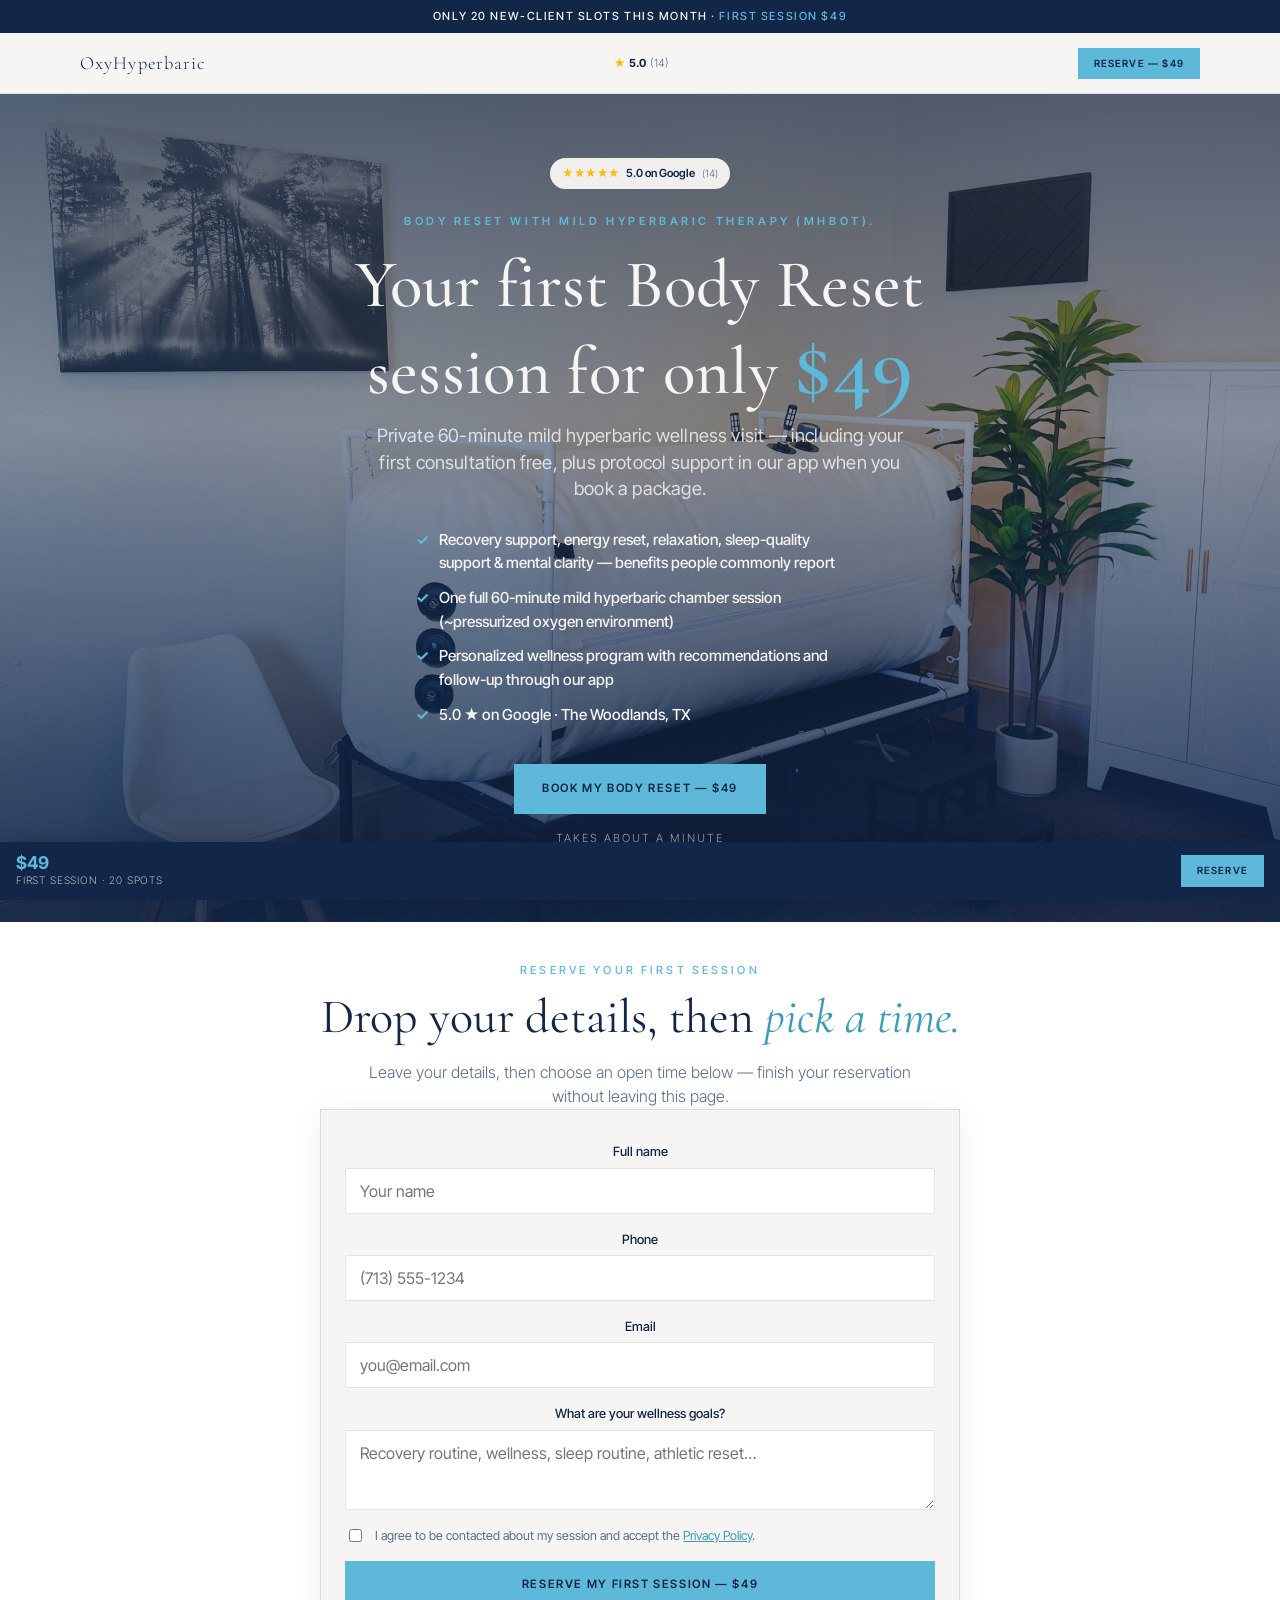
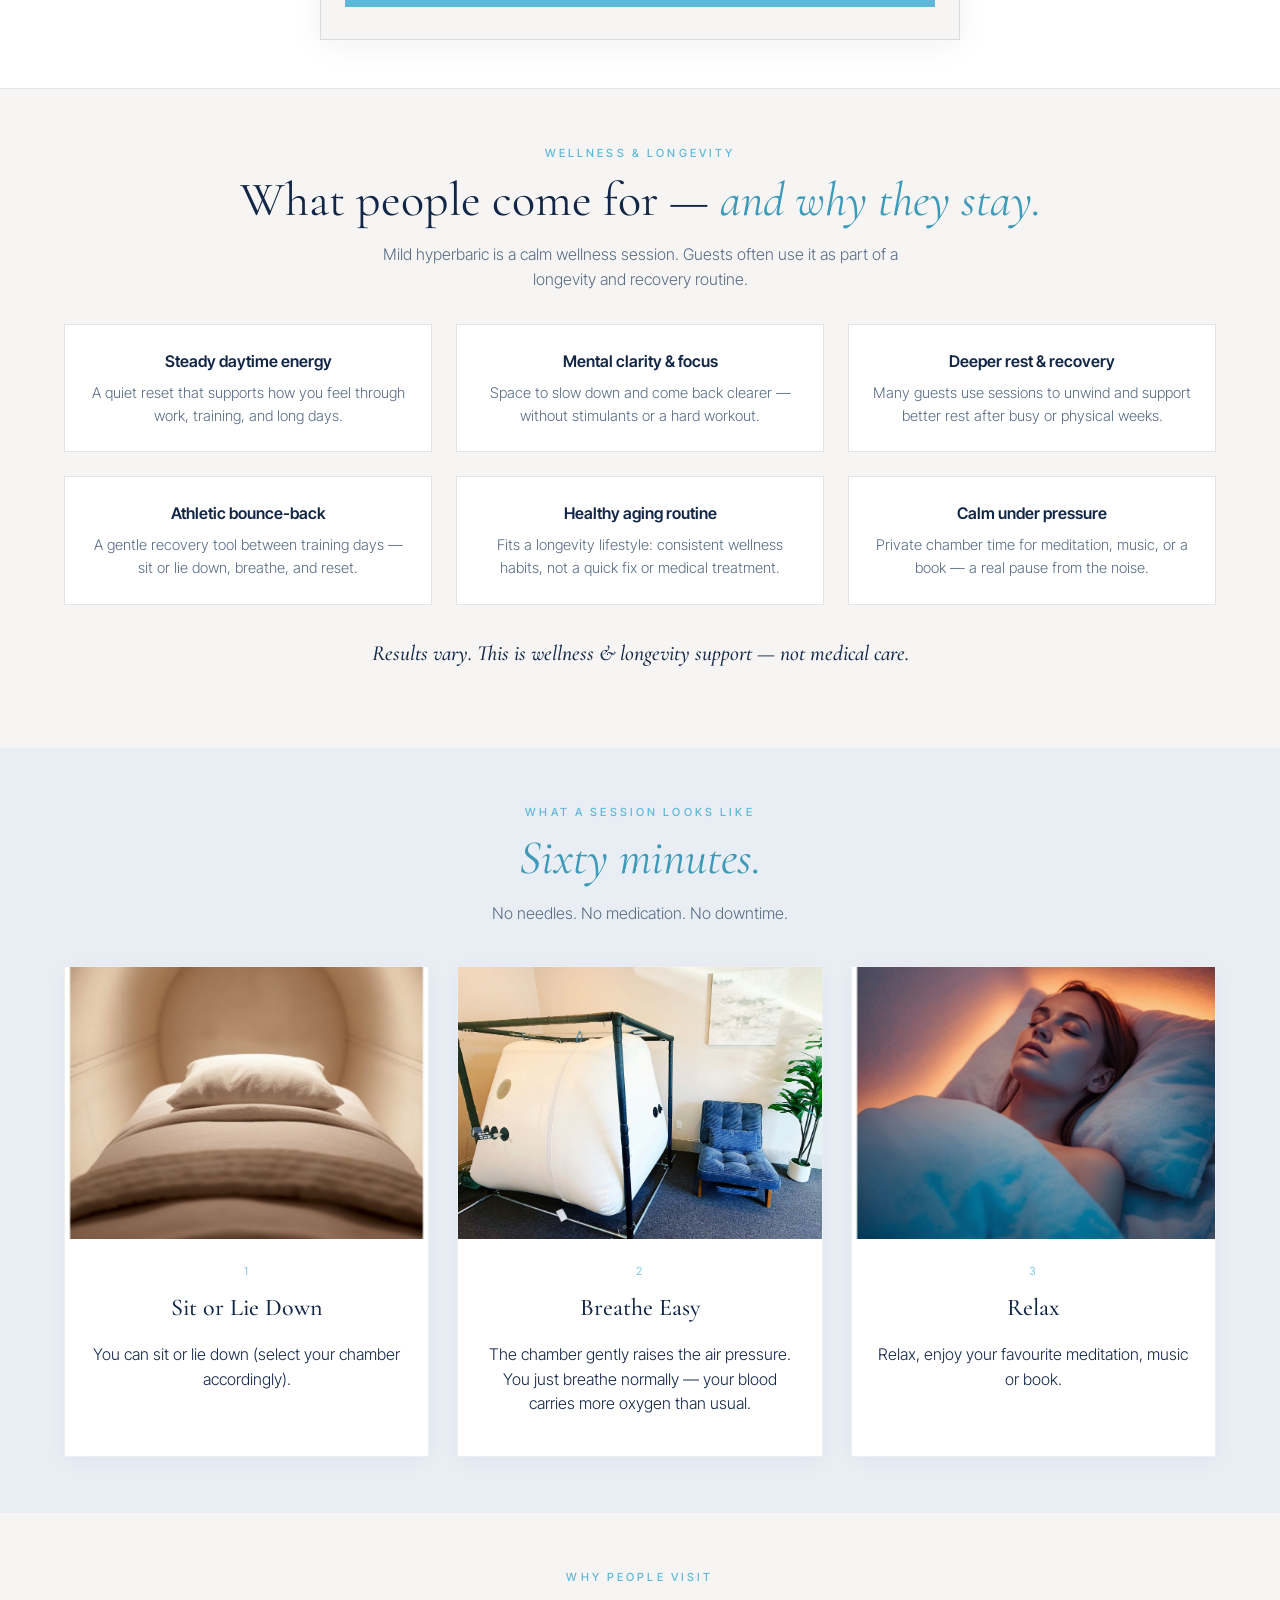
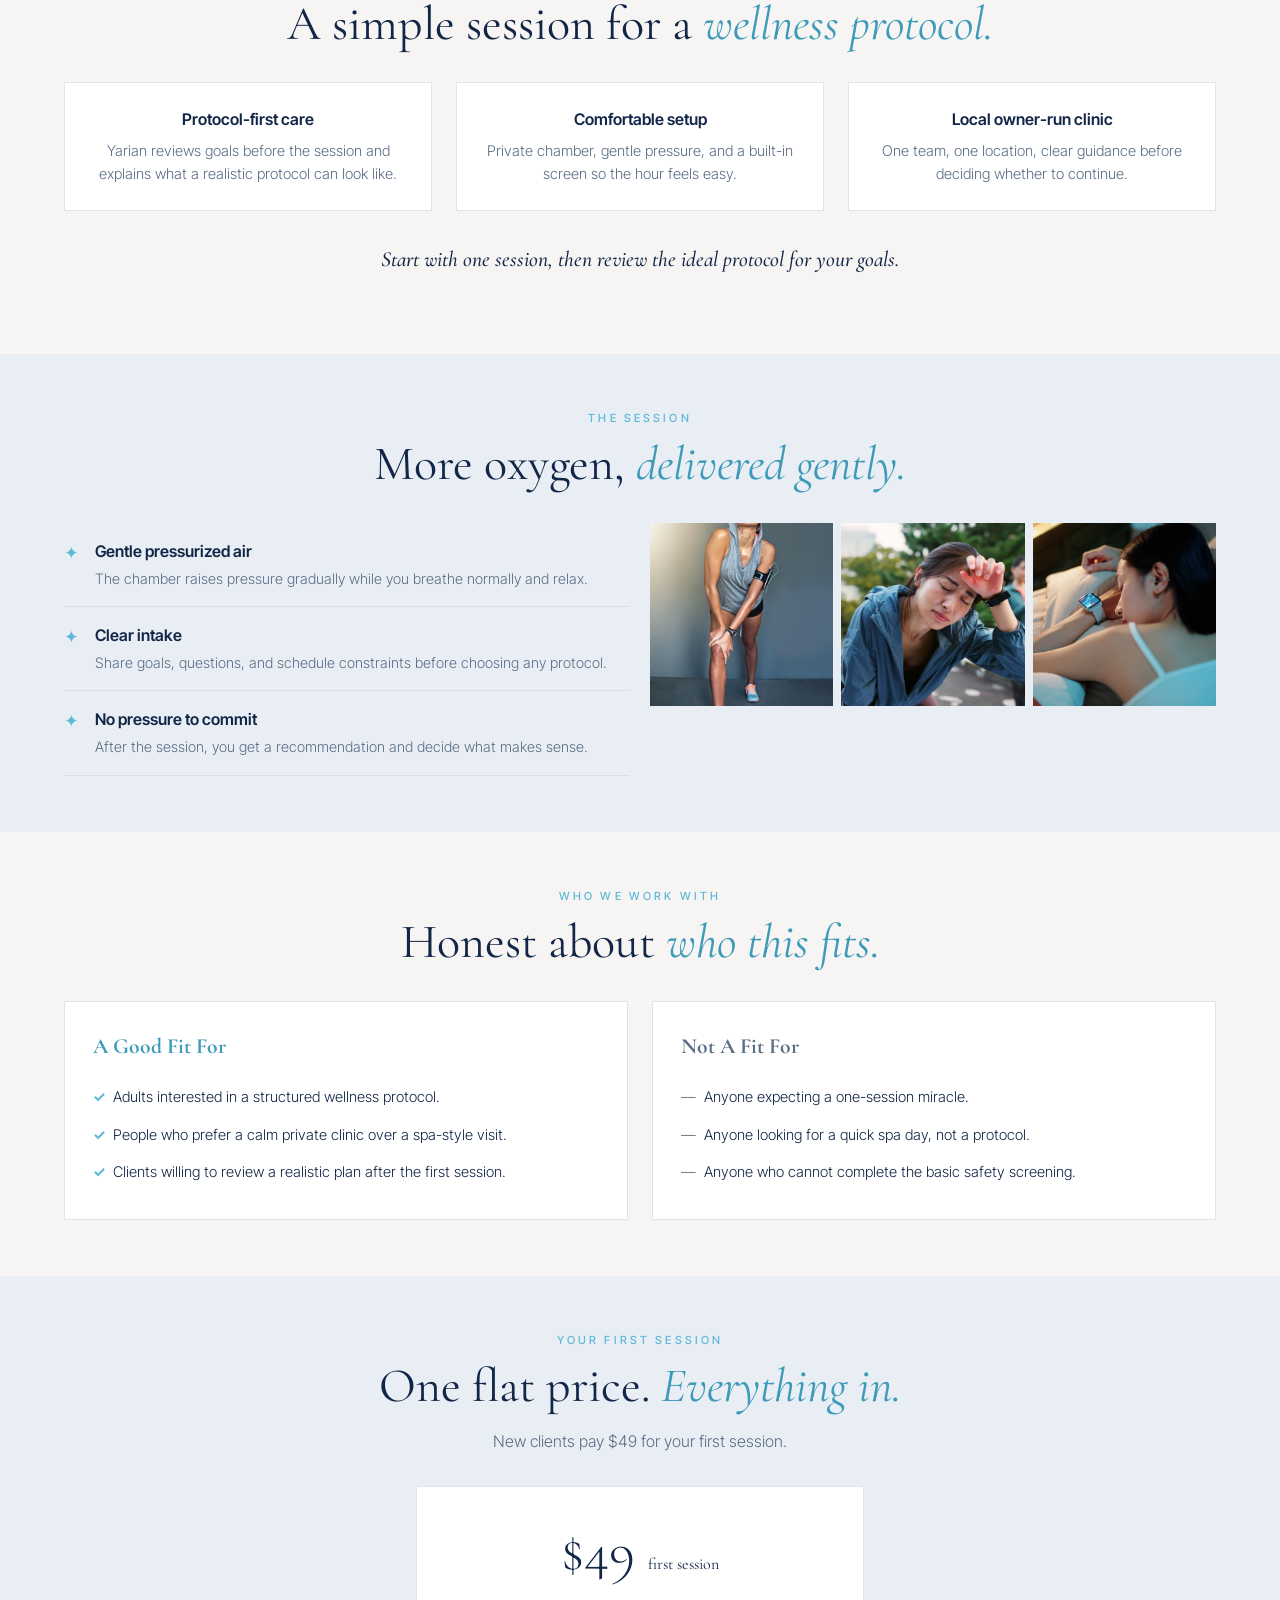
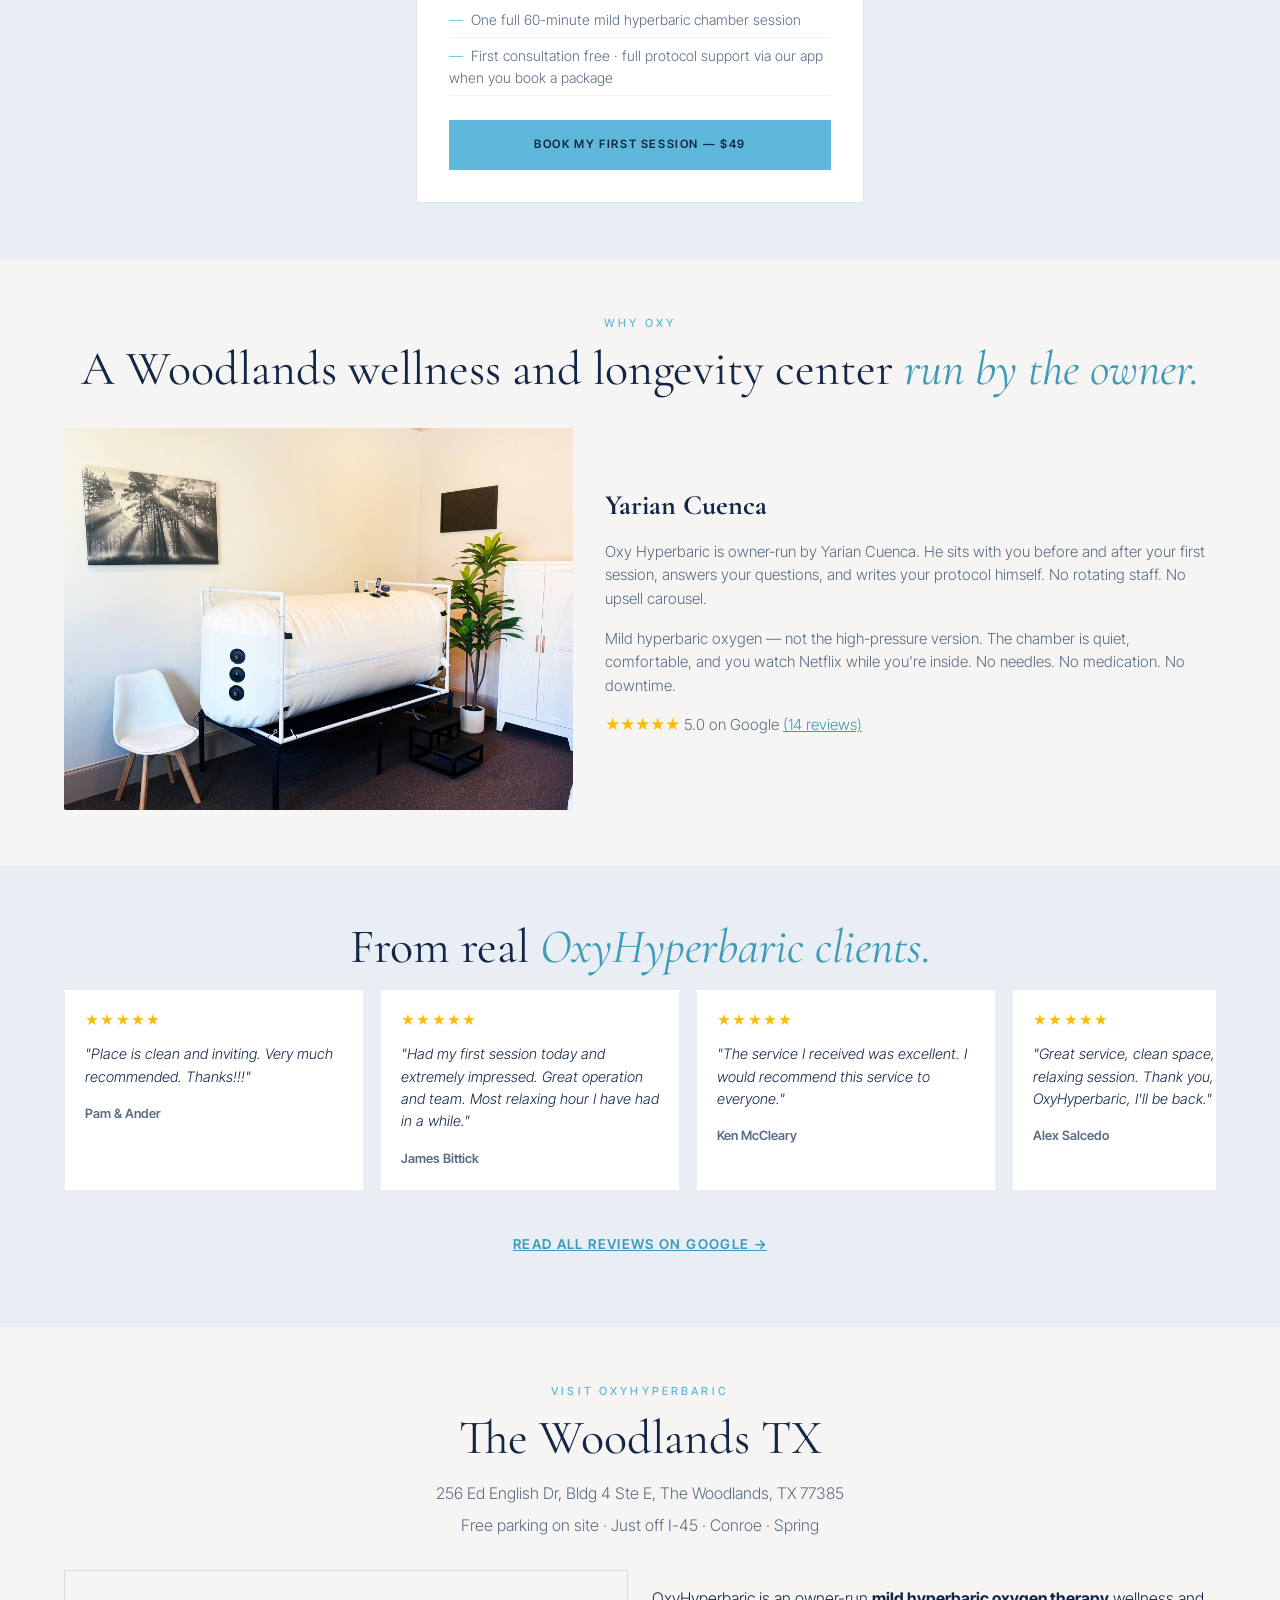
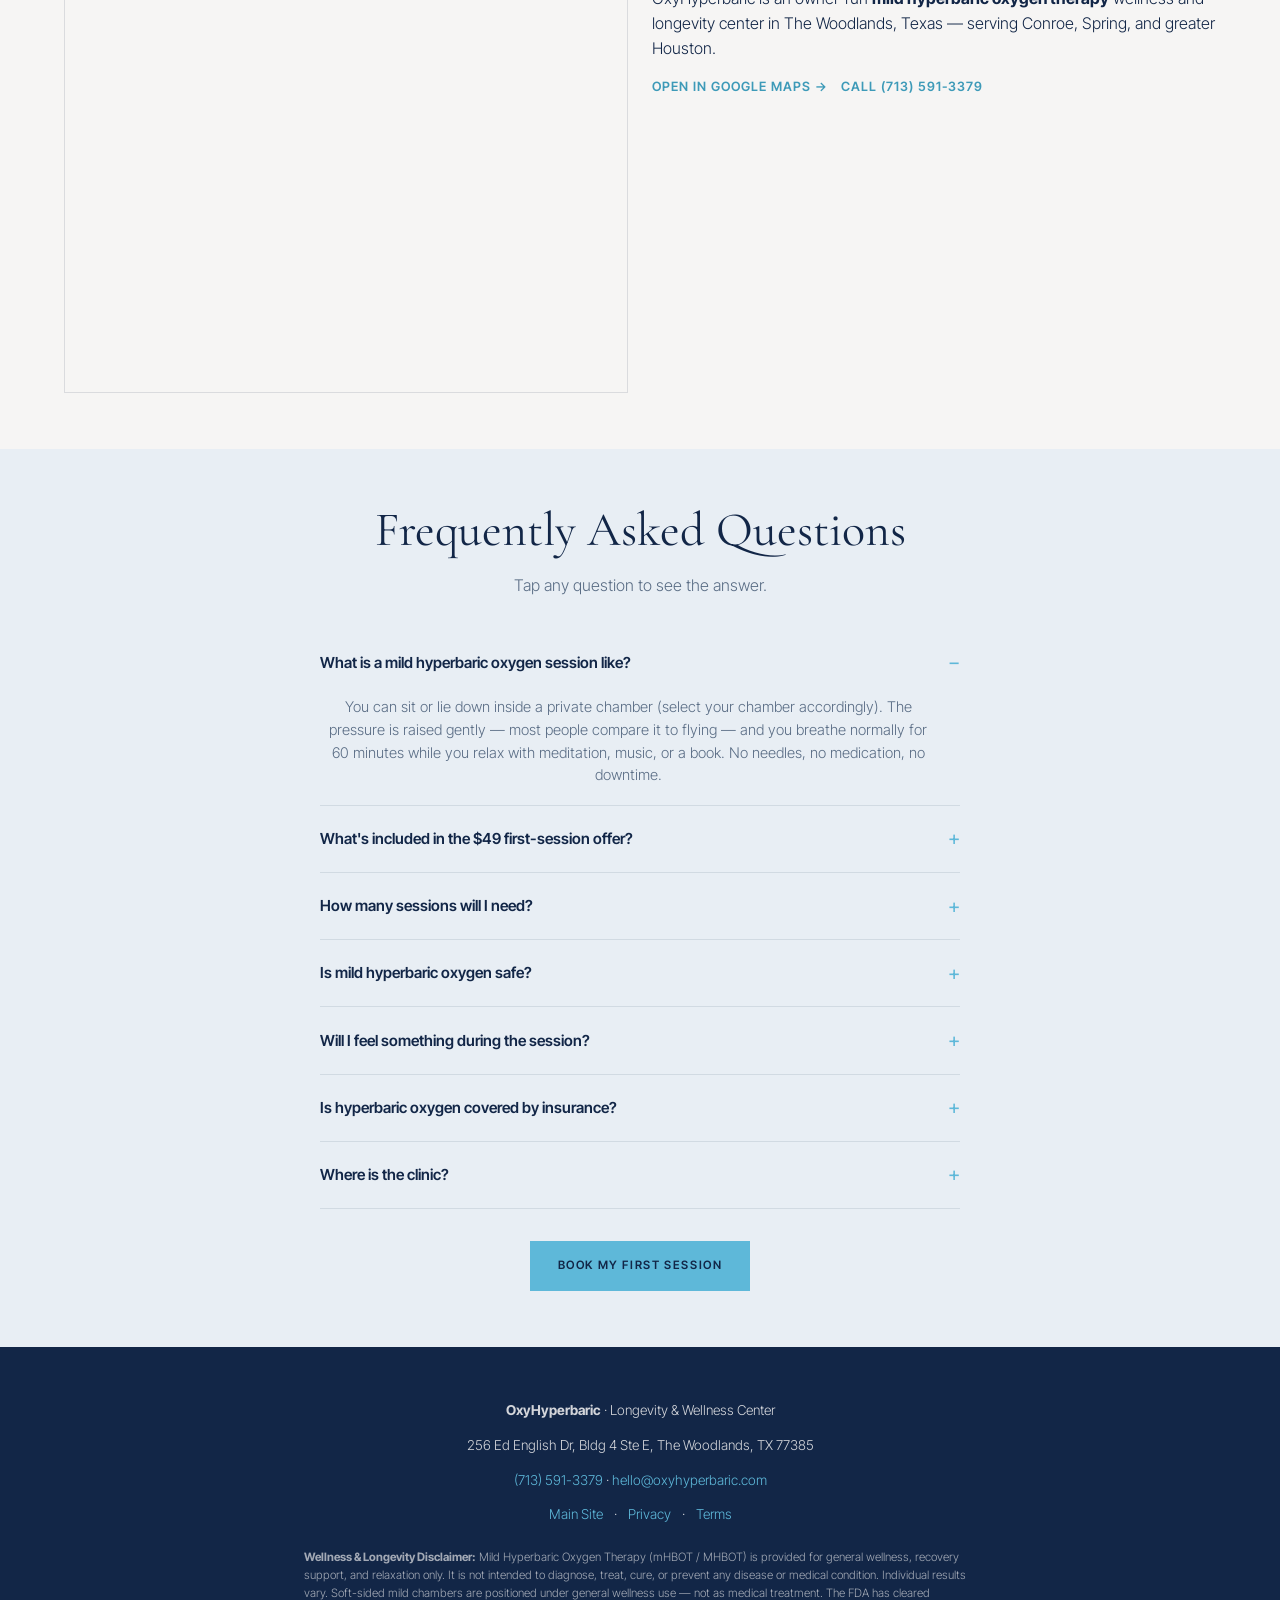
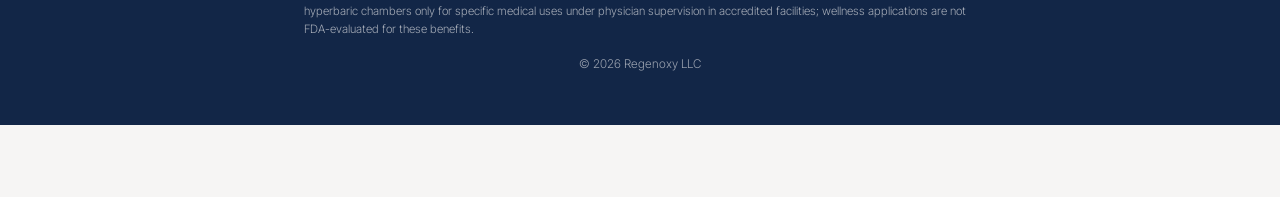
<file: hyperbaric/index.html>
<!DOCTYPE html>
<html lang="en">
<head>
    <meta charset="UTF-8">
    <meta name="viewport" content="width=device-width, initial-scale=1.0">
    <title>Body Reset with Mild Hyperbaric Therapy $49 | OxyHyperbaric The Woodlands</title>
    <meta name="description" content="Experience a gentle Body Reset with mild hyperbaric therapy (mHBOT). First session $49 in The Woodlands — pressurized oxygen for recovery support, energy, and everyday wellness.">
    <meta name="keywords" content="mild hyperbaric therapy, mHBOT, mild hyperbaric oxygen, body reset, oxygen recovery, wellness reset, The Woodlands TX, first session $49, OxyHyperbaric">
    <meta name="robots" content="index, follow, max-image-preview:large, max-snippet:-1">
    <link rel="canonical" href="https://oxyhyperbaric.com/hyperbaric/">
    <link rel="alternate" type="text/plain" href="/llms.txt" title="LLM site summary">
    <meta name="geo.region" content="US-TX">
    <meta name="geo.placename" content="The Woodlands, Houston">
    <meta name="geo.position" content="30.189074;-95.44999">
    <meta name="ICBM" content="30.189074, -95.44999">

    <meta property="og:type" content="website">
    <meta property="og:url" content="https://oxyhyperbaric.com/hyperbaric/">
    <meta property="og:title" content="Body Reset with Mild Hyperbaric Therapy $49 | OxyHyperbaric">
    <meta property="og:description" content="Gentle pressurized oxygen sessions for recovery support, energy reset, and everyday wellness. First Body Reset session $49 in The Woodlands, TX.">
    <meta property="og:image" content="https://oxyhyperbaric.com/assets/images/facility-1.jpg">
    <meta property="og:image:alt" content="Mild hyperbaric Body Reset wellness chamber at OxyHyperbaric The Woodlands">
    <meta property="og:locale" content="en_US">
    <meta name="twitter:card" content="summary_large_image">
    <meta name="twitter:title" content="Body Reset with Mild Hyperbaric Therapy $49">
    <meta name="twitter:description" content="Support recovery and vitality with mild hyperbaric oxygen wellness sessions. First visit $49 in The Woodlands.">
    <meta name="twitter:image" content="https://oxyhyperbaric.com/assets/images/facility-1.jpg">

    <link rel="icon" type="image/png" href="/assets/images/logo.png">
    <link rel="sitemap" type="application/xml" href="/sitemap.xml">
    <link rel="preconnect" href="https://fonts.googleapis.com">
    <link rel="preconnect" href="https://fonts.gstatic.com" crossorigin>
    <link href="https://fonts.googleapis.com/css2?family=Cormorant+Garamond:ital,wght@0,400;0,500;0,600;1,400;1,500&family=Inter+Tight:wght@300;400;500;600;700&display=swap" rel="stylesheet">

    <script type="application/ld+json">
    {
      "@context": "https://schema.org",
      "@graph": [
        {
          "@type": "WebPage",
          "@id": "https://oxyhyperbaric.com/hyperbaric/#webpage",
          "url": "https://oxyhyperbaric.com/hyperbaric/",
          "name": "Body Reset with Mild Hyperbaric Therapy $49 | OxyHyperbaric",
          "description": "Gentle Body Reset with mild hyperbaric therapy (mHBOT) — first session $49 at OxyHyperbaric in The Woodlands, Texas. Wellness and recovery support only.",
          "isPartOf": { "@id": "https://oxyhyperbaric.com/#website" },
          "about": { "@id": "https://oxyhyperbaric.com/hyperbaric/#service" },
          "primaryImageOfPage": "https://oxyhyperbaric.com/assets/images/facility-1.jpg",
          "inLanguage": "en-US"
        },
        {
          "@type": "Service",
          "@id": "https://oxyhyperbaric.com/hyperbaric/#service",
          "name": "Mild Hyperbaric Oxygen Therapy — Body Reset",
          "alternateName": ["MHBOT", "mHBOT", "Mild Hyperbaric Therapy", "Body Reset Session"],
          "description": "60-minute mild hyperbaric (mHBOT) wellness session in a pressurized oxygen environment. Sit or lie down, breathe normally, and relax — positioned for recovery support, energy reset, and everyday wellness. Not a medical treatment.",
          "provider": { "@id": "https://oxyhyperbaric.com/#business" },
          "areaServed": [
            { "@type": "City", "name": "The Woodlands" },
            { "@type": "AdministrativeArea", "name": "Greater Houston" }
          ],
          "serviceType": "Mild hyperbaric oxygen therapy",
          "offers": {
            "@type": "Offer",
            "@id": "https://oxyhyperbaric.com/hyperbaric/#offer",
            "name": "First Session Intro Offer",
            "price": "49",
            "priceCurrency": "USD",
            "description": "One full 60-minute mild hyperbaric chamber session for new clients. Includes first consultation free, and full protocol support via our personalized app when you book a package.",
            "availability": "https://schema.org/InStock",
            "url": "https://oxyhyperbaric.com/hyperbaric/",
            "priceValidUntil": "2026-12-31",
            "eligibleCustomerType": "https://schema.org/NewCustomer"
          }
        },
        {
          "@type": "HealthAndBeautyBusiness",
          "@id": "https://oxyhyperbaric.com/#business",
          "name": "OxyHyperbaric",
          "url": "https://oxyhyperbaric.com/",
          "telephone": "+1-713-591-3379",
          "email": "hello@oxyhyperbaric.com",
          "address": {
            "@type": "PostalAddress",
            "streetAddress": "256 Ed English Dr Bldg 4, Ste. E",
            "addressLocality": "Shenandoah",
            "addressRegion": "TX",
            "postalCode": "77385",
            "addressCountry": "US"
          },
          "geo": { "@type": "GeoCoordinates", "latitude": 30.189074, "longitude": -95.44999 },
          "aggregateRating": { "@type": "AggregateRating", "ratingValue": "5.0", "reviewCount": "14", "bestRating": "5" }
        },
        {
          "@type": "FAQPage",
          "@id": "https://oxyhyperbaric.com/hyperbaric/#faq",
          "mainEntity": [
            { "@type": "Question", "name": "What is a mild hyperbaric oxygen session like?", "acceptedAnswer": { "@type": "Answer", "text": "You can sit or lie down inside a private chamber (select your chamber accordingly). The pressure is raised gently — most people compare it to flying — and you breathe normally for 60 minutes while you relax with meditation, music, or a book. No needles, no medication, no downtime." }},
            { "@type": "Question", "name": "What's included in the $49 first-session offer?", "acceptedAnswer": { "@type": "Answer", "text": "One full 60-minute mild hyperbaric chamber session for $49. Includes your first consultation free and full protocol support via our personalized app when you book a package. The $49 is paid at the clinic on arrival." }},
            { "@type": "Question", "name": "How many sessions will I need?", "acceptedAnswer": { "@type": "Answer", "text": "The number of sessions varies for each person and the wellness benefit you are looking for. At the beginning, daily sessions are usually recommended. Your $49 first session is the starting point — we will suggest a plan after, with zero pressure to commit that day." }},
            { "@type": "Question", "name": "Is mild hyperbaric oxygen safe?", "acceptedAnswer": { "@type": "Answer", "text": "Mild hyperbaric is a low-pressure wellness session and is generally well tolerated. We screen everyone before booking to make sure it is appropriate. If you have a recent surgery, a serious lung condition, or are pregnant, please mention it on the form so we can review." }},
            { "@type": "Question", "name": "Will I feel something during the session?", "acceptedAnswer": { "@type": "Answer", "text": "Most people feel a gentle ear pop — like an airplane takeoff — as the pressure changes, then settle in for the session. Experiences vary." }},
            { "@type": "Question", "name": "Is hyperbaric oxygen covered by insurance?", "acceptedAnswer": { "@type": "Answer", "text": "For wellness uses, no. We do not bill insurance. Your first session is $49, and we will walk you through package pricing at your consultation if you decide to keep going." }},
            { "@type": "Question", "name": "Where is the clinic?", "acceptedAnswer": { "@type": "Answer", "text": "The Woodlands TX. 256 Ed English Dr, Bldg 4 Ste E. Free parking on site. Call (713) 591-3379 if you need directions." }}
          ]
        }
      ]
    }
    </script>

    <style>
        :root {
            --navy: #122647;
            --cyan: #5eb8d9;
            --cream: #f6f5f4;
            --ink: #122647;
            --muted: #5a6d85;
            --accent: #5eb8d9;
            --accent-dark: #3d9ab8;
            --section-alt: #e8eef4;
            --white: #ffffff;
            --border: rgba(18, 38, 71, 0.12);
        }
        *, *::before, *::after { box-sizing: border-box; }
        html { scroll-behavior: smooth; }
        body {
            margin: 0;
            background: var(--cream);
            color: var(--ink);
            font-family: 'Inter Tight', system-ui, sans-serif;
            font-weight: 300;
            line-height: 1.55;
            -webkit-font-smoothing: antialiased;
            padding-bottom: 4.5rem;
        }
        img { max-width: 100%; height: auto; display: block; }
        a { color: var(--accent-dark); }
        .serif { font-family: 'Cormorant Garamond', Georgia, serif; }
        .eyebrow {
            font-size: 0.7rem;
            letter-spacing: 0.28em;
            text-transform: uppercase;
            color: var(--cyan);
            font-weight: 500;
            margin: 0 0 0.75rem;
        }
        .section-title {
            font-family: 'Cormorant Garamond', Georgia, serif;
            font-weight: 400;
            font-size: clamp(1.85rem, 4vw, 3rem);
            line-height: 1.08;
            margin: 0;
            color: var(--ink);
        }
        .section-title em { font-style: italic; color: var(--accent-dark); }

        .promo-bar {
            position: sticky;
            top: 0;
            z-index: 60;
            background: var(--navy);
            color: var(--cream);
            text-align: center;
            padding: 0.5rem 1rem;
            font-size: 0.7rem;
            letter-spacing: 0.14em;
            text-transform: uppercase;
            font-weight: 500;
        }
        .promo-bar span { color: var(--cyan); }

        .site-nav {
            position: sticky;
            top: 28px;
            z-index: 50;
            background: rgba(246, 245, 244, 0.92);
            backdrop-filter: blur(8px);
            border-bottom: 1px solid rgba(18, 38, 71, 0.1);
        }
        .nav-inner {
            max-width: 72rem;
            margin: 0 auto;
            padding: 0 1rem;
            height: 60px;
            display: flex;
            align-items: center;
            justify-content: space-between;
            gap: 0.75rem;
        }
        .brand {
            font-family: 'Cormorant Garamond', Georgia, serif;
            font-size: 1.15rem;
            letter-spacing: 0.06em;
            color: var(--ink);
            text-decoration: none;
            white-space: nowrap;
            overflow: hidden;
            text-overflow: ellipsis;
        }
        .rating-pill {
            display: none;
            align-items: center;
            gap: 0.25rem;
            font-size: 0.7rem;
            color: var(--muted);
            text-decoration: none;
        }
        @media (min-width: 640px) { .rating-pill { display: inline-flex; } }
        .rating-pill .star { color: #fbbc04; }
        .btn-cta {
            display: inline-flex;
            align-items: center;
            justify-content: center;
            background: var(--cyan);
            color: var(--navy);
            text-decoration: none;
            font-size: 0.62rem;
            font-weight: 600;
            letter-spacing: 0.12em;
            text-transform: uppercase;
            padding: 0.5rem 1rem;
            white-space: nowrap;
            border: none;
            cursor: pointer;
            transition: background 0.2s, transform 0.15s;
            font-family: inherit;
        }
        .btn-cta:hover { background: var(--accent-dark); color: var(--navy); transform: translateY(-1px); }
        .btn-cta-lg {
            font-size: 0.72rem;
            padding: 1rem 1.75rem;
            letter-spacing: 0.14em;
        }
        .btn-cta:disabled { opacity: 0.6; cursor: not-allowed; transform: none; }

        .hero {
            position: relative;
            width: 100%;
            min-height: 100svh;
            overflow: hidden;
            display: flex;
            align-items: center;
            justify-content: center;
        }
        @media (min-width: 768px) { .hero { min-height: 92vh; } }
        .hero-media {
            position: absolute;
            inset: 0;
            z-index: 0;
        }
        .hero-video {
            width: 100%;
            height: 100%;
            object-fit: cover;
            object-position: center;
            display: block;
        }
        .hero-overlay {
            position: absolute;
            inset: 0;
            background: linear-gradient(180deg, rgba(18,38,71,0.72) 0%, rgba(18,38,71,0.5) 40%, rgba(18,38,71,0.88) 100%);
        }
        .hero-inner {
            position: relative;
            z-index: 1;
            padding: 3rem 1.25rem;
            max-width: 48rem;
            margin: 0 auto;
            text-align: center;
        }
        .hero-badge {
            display: inline-flex;
            align-items: center;
            gap: 0.4rem;
            margin-bottom: 1.5rem;
            padding: 0.4rem 0.75rem;
            border-radius: 999px;
            background: rgba(246,245,244,0.96);
            text-decoration: none;
            font-size: 0.7rem;
        }
        .hero-badge .star { color: #fbbc04; letter-spacing: 0.05em; }
        .hero-badge strong { color: var(--ink); font-weight: 600; }
        .hero-badge span:last-child { color: var(--muted); font-size: 0.62rem; }
        .hero-kicker {
            font-size: 0.7rem;
            letter-spacing: 0.32em;
            text-transform: uppercase;
            color: var(--cyan);
            font-weight: 600;
            margin: 0 0 1.25rem;
        }
        .hero h1 {
            font-family: 'Cormorant Garamond', Georgia, serif;
            font-weight: 500;
            font-size: clamp(2.2rem, 5.5vw, 4.2rem);
            line-height: 1.05;
            letter-spacing: 0.005em;
            margin: 0 0 1.25rem;
            color: var(--cream);
        }
        .hero h1 .price-accent {
            color: var(--cyan);
            font-style: normal;
            font-weight: 600;
            font-size: clamp(3rem, 8vw, 5.5rem);
            line-height: 1;
            display: inline-block;
            vertical-align: baseline;
        }
        .hero-sub {
            display: block;
            font-family: 'Inter Tight', system-ui, sans-serif;
            font-size: clamp(0.88rem, 2.1vw, 1.15rem);
            font-weight: 400;
            line-height: 1.45;
            letter-spacing: 0.01em;
            color: rgba(246, 245, 244, 0.82);
            margin-top: 0.85rem;
            max-width: 34rem;
            margin-left: auto;
            margin-right: auto;
        }
        .checklist {
            list-style: none;
            padding: 0;
            margin: 0 auto 2rem;
            max-width: 28rem;
            text-align: left;
            font-size: 0.95rem;
            color: var(--cream);
        }
        .checklist li {
            display: flex;
            align-items: flex-start;
            gap: 0.65rem;
            padding: 0.35rem 0;
            font-weight: 500;
        }
        .checklist li::before {
            content: '✓';
            color: var(--cyan);
            font-weight: 700;
            flex-shrink: 0;
        }
        .hero .btn-cta-lg { width: 100%; max-width: 20rem; }
        @media (min-width: 768px) { .hero .btn-cta-lg { width: auto; max-width: none; } }
        .hero-note {
            font-size: 0.7rem;
            letter-spacing: 0.18em;
            text-transform: uppercase;
            color: rgba(246,245,244,0.65);
            margin-top: 1rem;
        }

        .lead-section {
            padding: 2.5rem 1rem 3rem;
            scroll-margin-top: 5rem;
            background: var(--white);
            border-bottom: 1px solid var(--border);
        }
        .lead-card {
            max-width: 40rem;
            margin: 0 auto;
            background: var(--cream);
            border: 1px solid var(--border);
            box-shadow: 0 4px 30px rgba(18, 38, 71, 0.06);
            padding: 2rem 1.5rem;
        }
        .lead-card p.sub { color: var(--muted); font-size: 0.9rem; margin: 0.75rem 0 1.5rem; text-align: center; }
        .lead-form { display: flex; flex-direction: column; gap: 1rem; }
        .lead-form label {
            display: flex;
            flex-direction: column;
            gap: 0.35rem;
            font-size: 0.8rem;
            font-weight: 500;
            color: var(--ink);
        }
        .lead-form input,
        .lead-form textarea {
            font-family: inherit;
            font-size: 1rem;
            font-weight: 400;
            padding: 0.75rem 0.85rem;
            border: 1px solid var(--border);
            background: var(--white);
            color: var(--ink);
            border-radius: 2px;
            width: 100%;
        }
        .lead-form textarea { min-height: 5rem; resize: vertical; }
        .lead-form input:focus,
        .lead-form textarea:focus {
            outline: none;
            border-color: var(--cyan);
            box-shadow: 0 0 0 2px rgba(94, 184, 217, 0.25);
        }
        .hp-field {
            position: absolute;
            left: -9999px;
            width: 1px;
            height: 1px;
            overflow: hidden;
        }
        .consent-label {
            flex-direction: row !important;
            align-items: flex-start;
            gap: 0.65rem !important;
            font-weight: 400 !important;
            font-size: 0.78rem !important;
            color: var(--muted) !important;
        }
        .consent-label input { width: auto; margin-top: 0.2rem; flex-shrink: 0; }
        .form-error {
            color: #c0392b;
            font-size: 0.85rem;
            text-align: center;
            margin: 0;
            display: none;
        }
        .form-error.visible { display: block; }
        .success-panel {
            display: none;
            text-align: center;
            padding: 1rem 0;
        }
        .success-panel.visible { display: block; }
        .success-panel .check-icon {
            width: 3rem;
            height: 3rem;
            margin: 0 auto 1rem;
            background: rgba(94, 184, 217, 0.2);
            border-radius: 50%;
            display: flex;
            align-items: center;
            justify-content: center;
            font-size: 1.5rem;
            color: var(--accent-dark);
        }
        .success-panel h3 {
            font-family: 'Cormorant Garamond', Georgia, serif;
            font-size: 1.75rem;
            font-weight: 500;
            margin: 0 0 0.5rem;
        }
        .success-panel p { color: var(--muted); font-size: 0.92rem; margin: 0 0 1.5rem; }
        .success-panel .success-intro.hidden { display: none; }
        .booking-embed-wrap {
            margin-top: 0.5rem;
            border-radius: 1rem;
            overflow: hidden;
            border: 1px solid var(--border);
            background: #f1f5f9;
            min-height: 640px;
        }
        .booking-embed {
            width: 100%;
            min-height: 640px;
            height: 70vh;
            border: 0;
            display: block;
            background: #f8fafc;
        }
        .booking-embed[hidden] { display: none; }
        .booked-panel {
            display: none;
            margin-top: 1.25rem;
            padding: 1.25rem;
            border-radius: 1rem;
            background: rgba(94, 184, 217, 0.12);
        }
        .booked-panel.visible { display: block; }
        .booked-panel h4 {
            font-family: 'Cormorant Garamond', Georgia, serif;
            font-size: 1.4rem;
            margin: 0 0 0.4rem;
        }
        .booked-panel p { margin: 0; color: var(--muted); font-size: 0.9rem; }
        .lead-form.hidden { display: none; }

        section { padding: 3.5rem 1rem; }
        section.alt { background: var(--section-alt); }
        .container { max-width: 72rem; margin: 0 auto; }
        .text-center { text-align: center; }
        .lead { max-width: 36rem; margin: 1rem auto 0; color: var(--muted); font-size: 1rem; }

        .steps-grid {
            display: grid;
            grid-template-columns: 1fr;
            gap: 1.25rem;
            margin-top: 2.5rem;
        }
        @media (min-width: 768px) { .steps-grid { grid-template-columns: repeat(3, 1fr); gap: 1.75rem; } }
        .step-card {
            background: var(--white);
            border: 1px solid rgba(18,38,71,0.08);
            box-shadow: 0 4px 20px rgba(18,38,71,0.04);
            overflow: hidden;
            display: flex;
            flex-direction: column;
        }
        .step-img { aspect-ratio: 4/3; overflow: hidden; position: relative; }
        .step-img img { width: 100%; height: 100%; object-fit: cover; }
        .step-body { padding: 1.5rem; flex: 1; }
        .step-num { font-size: 0.7rem; letter-spacing: 0.2em; color: var(--cyan); margin-bottom: 0.5rem; }
        .step-body h3 { font-family: 'Cormorant Garamond', Georgia, serif; font-size: 1.5rem; font-weight: 500; margin: 0 0 0.5rem; }

        .pain-grid {
            display: grid;
            grid-template-columns: 1fr;
            gap: 1.5rem;
            margin-top: 2rem;
        }
        @media (min-width: 768px) { .pain-grid { grid-template-columns: repeat(3, 1fr); } }
        .pain-grid.benefits-six { margin-top: 2rem; }
        .pain-card {
            background: var(--white);
            border: 1px solid var(--border);
            padding: 1.5rem;
        }
        .pain-card h3 { font-size: 1rem; font-weight: 600; margin: 0 0 0.5rem; }
        .pain-card p { margin: 0; color: var(--muted); font-size: 0.92rem; }
        .quote-banner {
            margin-top: 2rem;
            text-align: center;
            font-family: 'Cormorant Garamond', Georgia, serif;
            font-size: 1.35rem;
            font-style: italic;
            color: var(--navy);
            font-weight: 500;
            max-width: 40rem;
            margin-left: auto;
            margin-right: auto;
        }

        .benefits-grid {
            display: grid;
            grid-template-columns: 1fr;
            gap: 1.25rem;
            margin-top: 2rem;
        }
        @media (min-width: 768px) { .benefits-grid { grid-template-columns: 1fr 1fr; align-items: start; } }
        .benefit-list { list-style: none; padding: 0; margin: 0; }
        .benefit-list li {
            display: flex;
            gap: 1rem;
            padding: 1rem 0;
            border-bottom: 1px solid rgba(18,38,71,0.08);
        }
        .benefit-list .icon { color: var(--cyan); font-size: 1.1rem; flex-shrink: 0; }
        .benefit-list h3 { margin: 0 0 0.25rem; font-size: 1rem; font-weight: 600; }
        .benefit-list p { margin: 0; font-size: 0.9rem; color: var(--muted); }
        .benefit-images {
            display: grid;
            grid-template-columns: repeat(3, 1fr);
            gap: 0.5rem;
        }
        .benefit-images img { aspect-ratio: 1; object-fit: cover; width: 100%; }

        .who-grid {
            display: grid;
            grid-template-columns: 1fr;
            gap: 1.5rem;
            margin-top: 2rem;
            text-align: left;
        }
        @media (min-width: 768px) { .who-grid { grid-template-columns: 1fr 1fr; } }
        .who-box {
            background: var(--white);
            border: 1px solid var(--border);
            padding: 1.75rem;
        }
        .who-box h3 {
            font-family: 'Cormorant Garamond', Georgia, serif;
            font-size: 1.35rem;
            margin: 0 0 1rem;
        }
        .who-box.for h3 { color: var(--accent-dark); }
        .who-box.not h3 { color: var(--muted); }
        .who-list { list-style: none; padding: 0; margin: 0; }
        .who-list li {
            padding: 0.45rem 0;
            font-size: 0.92rem;
            display: flex;
            gap: 0.5rem;
            align-items: flex-start;
        }
        .who-box.for .who-list li::before { content: '✓'; color: var(--cyan); font-weight: 700; flex-shrink: 0; }
        .who-box.not .who-list li::before { content: '—'; color: var(--muted); flex-shrink: 0; }

        .offer-box {
            max-width: 28rem;
            margin: 2rem auto 0;
            background: var(--white);
            border: 1px solid var(--border);
            padding: 2rem;
            text-align: center;
        }
        .offer-big {
            font-family: 'Cormorant Garamond', Georgia, serif;
            font-size: 3.5rem;
            line-height: 1;
            color: var(--ink);
            margin: 0.25rem 0;
        }
        .offer-big small { font-size: 1rem; font-weight: 400; }
        .offer-list { list-style: none; padding: 0; margin: 1.5rem 0; text-align: left; font-size: 0.88rem; color: var(--muted); }
        .offer-list li { padding: 0.4rem 0; border-bottom: 1px solid rgba(18,38,71,0.06); }
        .offer-list li::before { content: '—'; margin-right: 0.5rem; color: var(--cyan); }

        .owner-grid {
            display: grid;
            grid-template-columns: 1fr;
            gap: 2rem;
            margin-top: 2rem;
            align-items: center;
        }
        @media (min-width: 768px) { .owner-grid { grid-template-columns: 1fr 1.2fr; } }
        .owner-img {
            border-radius: 2px;
            overflow: hidden;
            aspect-ratio: 4/3;
        }
        .owner-img img { width: 100%; height: 100%; object-fit: cover; }
        .owner-copy h3 {
            font-family: 'Cormorant Garamond', Georgia, serif;
            font-size: 1.75rem;
            margin: 0 0 0.75rem;
        }
        .owner-copy p { color: var(--muted); font-size: 0.95rem; margin: 0 0 1rem; }
        .owner-rating { font-size: 0.9rem; margin-top: 1rem; }
        .owner-rating .stars { color: #fbbc04; }

        .reviews-track {
            display: flex;
            gap: 1rem;
            overflow-x: auto;
            scroll-snap-type: x mandatory;
            padding: 1rem 0 1.5rem;
            -webkit-overflow-scrolling: touch;
        }
        .review-card {
            flex: 0 0 min(300px, 85vw);
            scroll-snap-align: start;
            background: var(--white);
            border: 1px solid rgba(18,38,71,0.08);
            padding: 1.25rem;
        }
        .review-stars { color: #fbbc04; letter-spacing: 0.1em; font-size: 0.85rem; margin-bottom: 0.75rem; }
        .review-card blockquote { margin: 0 0 0.75rem; font-size: 0.9rem; font-style: italic; color: var(--ink); }
        .review-card cite { font-style: normal; font-size: 0.8rem; font-weight: 600; color: var(--muted); }

        .location-grid {
            display: grid;
            grid-template-columns: 1fr;
            gap: 1.5rem;
            margin-top: 2rem;
        }
        @media (min-width: 768px) { .location-grid { grid-template-columns: 1fr 1fr; } }
        .map-wrap { aspect-ratio: 4/3; border: 1px solid var(--border); overflow: hidden; }
        .map-wrap iframe { width: 100%; height: 100%; border: 0; }
        .location-links { display: flex; flex-wrap: wrap; gap: 0.75rem; margin-top: 1rem; }
        .location-links a {
            font-size: 0.8rem;
            font-weight: 600;
            text-transform: uppercase;
            letter-spacing: 0.08em;
            text-decoration: none;
            color: var(--accent-dark);
        }

        .faq-list { max-width: 40rem; margin: 2rem auto 0; }
        .faq-item { border-bottom: 1px solid rgba(18,38,71,0.1); }
        .faq-item summary {
            cursor: pointer;
            padding: 1.1rem 0;
            font-weight: 600;
            font-size: 0.95rem;
            list-style: none;
            display: flex;
            justify-content: space-between;
            align-items: center;
            gap: 1rem;
        }
        .faq-item summary::-webkit-details-marker { display: none; }
        .faq-item summary::after { content: '+'; color: var(--cyan); font-size: 1.25rem; font-weight: 400; }
        .faq-item[open] summary::after { content: '−'; }
        .faq-item p { margin: 0 0 1.1rem; color: var(--muted); font-size: 0.92rem; padding-right: 1.5rem; }

        .site-footer {
            background: var(--navy);
            color: rgba(246,245,244,0.85);
            padding: 2.5rem 1rem;
            text-align: center;
            font-size: 0.85rem;
        }
        .site-footer a { color: var(--cyan); text-decoration: none; }
        .site-footer .links { margin-top: 0.75rem; }
        .site-footer .links a { margin: 0 0.5rem; }
        .wellness-disclaimer {
            max-width: 42rem;
            margin: 1.5rem auto 0;
            font-size: 0.72rem;
            line-height: 1.55;
            opacity: 0.75;
            text-align: left;
        }

        .sticky-cta {
            position: fixed;
            bottom: 0;
            left: 0;
            right: 0;
            z-index: 55;
            background: var(--navy);
            color: var(--cream);
            padding: 0.65rem 1rem;
            display: flex;
            align-items: center;
            justify-content: space-between;
            gap: 0.75rem;
            box-shadow: 0 -4px 20px rgba(0,0,0,0.15);
        }
        .sticky-cta .prices { font-size: 0.85rem; line-height: 1.2; }
        .sticky-cta .prices strong { color: var(--cyan); font-size: 1.1rem; }
        .sticky-cta .sub { font-size: 0.65rem; opacity: 0.7; text-transform: uppercase; letter-spacing: 0.08em; }
    </style>
    <!-- Meta Pixel -->
    <script src="/assets/js/meta-pixel.js"></script>
    <noscript><img height="1" width="1" style="display:none" src="https://www.facebook.com/tr?id=1934798400510737&ev=PageView&noscript=1" alt="" /></noscript>
</head>
<body>
    <div class="promo-bar">Only 20 New-Client Slots This Month · <span>First Session $49</span></div>

    <nav class="site-nav" aria-label="Primary">
        <div class="nav-inner">
            <a href="/" class="brand">OxyHyperbaric</a>
            <a href="https://www.google.com/maps/place/OXYHYPERBARIC/@30.1890786,-95.4525649,17z" class="rating-pill" target="_blank" rel="noopener noreferrer">
                <span class="star">★</span>
                <strong style="color:var(--ink)">5.0</strong>
                <span>(14)</span>
            </a>
            <a href="#lead-form" class="btn-cta js-cta" data-label-form="Reserve — $49" data-label-book="Book — $49">Reserve — $49</a>
        </div>
    </nav>

    <header class="hero">
        <div class="hero-media" aria-hidden="true">
            <video class="hero-video" autoplay muted loop playsinline preload="auto" poster="/assets/images/facility-1.jpg">
                <source src="/assets/videos/hero-bg.mp4" type="video/mp4">
            </video>
            <div class="hero-overlay"></div>
        </div>
        <div class="hero-inner">
            <a href="https://www.google.com/maps/place/OXYHYPERBARIC/@30.1890786,-95.4525649,17z" class="hero-badge" target="_blank" rel="noopener noreferrer">
                <span class="star">★★★★★</span>
                <strong>5.0 on Google</strong>
                <span>(14)</span>
            </a>
            <p class="hero-kicker">Body Reset with mild hyperbaric therapy (mHBOT).</p>
            <h1 class="serif">Your first Body Reset session for only <span class="price-accent">$49</span><span class="hero-sub">Private 60-minute mild hyperbaric wellness visit — including your first consultation free, plus protocol support in our app when you book a package.</span></h1>
            <ul class="checklist">
                <li>Recovery support, energy reset, relaxation, sleep-quality support &amp; mental clarity — benefits people commonly report</li>
                <li>One full 60-minute mild hyperbaric chamber session (~pressurized oxygen environment)</li>
                <li>Personalized wellness program with recommendations and follow-up through our app</li>
                <li>5.0 ★ on Google · The Woodlands, TX</li>
            </ul>
            <a href="#lead-form" class="btn-cta btn-cta-lg">Book My Body Reset — $49</a>
            <p class="hero-note">Takes about a minute</p>
        </div>
    </header>

    <section id="lead-form" class="lead-section">
        <div class="container text-center">
            <p class="eyebrow">Reserve Your First Session</p>
            <h2 class="section-title serif">Drop your details, then <em>pick a time.</em></h2>
            <p class="lead">Leave your details, then choose an open time below — finish your reservation without leaving this page.</p>
            <div class="lead-card">
                <form id="lead-form-el" class="lead-form" novalidate>
                    <label>
                        Full name
                        <input type="text" name="name" autocomplete="name" required placeholder="Your name">
                    </label>
                    <label>
                        Phone
                        <input type="tel" name="phone" autocomplete="tel" required placeholder="(713) 555-1234">
                    </label>
                    <label>
                        Email
                        <input type="email" name="email" autocomplete="email" required placeholder="you@email.com">
                    </label>
                    <label>
                        What are your wellness goals?
                        <textarea name="goal" placeholder="Recovery routine, wellness, sleep routine, athletic reset…"></textarea>
                    </label>
                    <label class="hp-field" aria-hidden="true">
                        Website
                        <input type="text" name="website" tabindex="-1" autocomplete="off">
                    </label>
                    <label class="consent-label">
                        <input type="checkbox" name="consent" required>
                        <span>I agree to be contacted about my session and accept the <a href="/privacy-policy/" target="_blank" rel="noopener">Privacy Policy</a>.</span>
                    </label>
                    <p id="form-error" class="form-error" role="alert"></p>
                    <button type="submit" class="btn-cta btn-cta-lg" id="submit-btn" style="width:100%;">Reserve My First Session — $49</button>
                </form>
                <div id="success-panel" class="success-panel" aria-live="polite">
                    <div class="success-intro">
                        <div class="check-icon" aria-hidden="true">✓</div>
                        <h3>You're in — now pick your time.</h3>
                        <p>Available openings are below. Choose a date and time to complete your reservation here.</p>
                    </div>
                    <div class="booking-embed-wrap">
                        <iframe id="booking-embed" class="booking-embed" title="Book your hyperbaric session" hidden loading="lazy" referrerpolicy="no-referrer-when-downgrade"></iframe>
                    </div>
                    <div id="booked-panel" class="booked-panel">
                        <h4>You're booked.</h4>
                        <p>We'll see you at the clinic. Check your email/SMS for confirmation details.</p>
                    </div>
                </div>
            </div>
        </div>
    </section>

    <section>
        <div class="container text-center">
            <p class="eyebrow">Wellness &amp; Longevity</p>
            <h2 class="section-title serif">What people come for — <em>and why they stay.</em></h2>
            <p class="lead">Mild hyperbaric is a calm wellness session. Guests often use it as part of a longevity and recovery routine.</p>
            <div class="pain-grid">
                <div class="pain-card">
                    <h3>Steady daytime energy</h3>
                    <p>A quiet reset that supports how you feel through work, training, and long days.</p>
                </div>
                <div class="pain-card">
                    <h3>Mental clarity &amp; focus</h3>
                    <p>Space to slow down and come back clearer — without stimulants or a hard workout.</p>
                </div>
                <div class="pain-card">
                    <h3>Deeper rest &amp; recovery</h3>
                    <p>Many guests use sessions to unwind and support better rest after busy or physical weeks.</p>
                </div>
                <div class="pain-card">
                    <h3>Athletic bounce-back</h3>
                    <p>A gentle recovery tool between training days — sit or lie down, breathe, and reset.</p>
                </div>
                <div class="pain-card">
                    <h3>Healthy aging routine</h3>
                    <p>Fits a longevity lifestyle: consistent wellness habits, not a quick fix or medical treatment.</p>
                </div>
                <div class="pain-card">
                    <h3>Calm under pressure</h3>
                    <p>Private chamber time for meditation, music, or a book — a real pause from the noise.</p>
                </div>
            </div>
            <p class="quote-banner">Results vary. This is wellness &amp; longevity support — not medical care.</p>
        </div>
    </section>

    <section class="alt">
        <div class="container text-center">
            <p class="eyebrow">What A Session Looks Like</p>
            <h2 class="section-title serif"><em>Sixty minutes.</em></h2>
            <p class="lead">No needles. No medication. No downtime.</p>
            <div class="steps-grid">
                <article class="step-card">
                    <div class="step-img"><img src="/assets/images/hyperbaric-step-lie-down.png" alt="Comfortable bed inside the mild hyperbaric chamber" width="600" height="450" loading="lazy"></div>
                    <div class="step-body">
                        <div class="step-num">1</div>
                        <h3>Sit or Lie Down</h3>
                        <p>You can sit or lie down (select your chamber accordingly).</p>
                    </div>
                </article>
                <article class="step-card">
                    <div class="step-img"><img src="/assets/images/facility-2.jpg" alt="Mild hyperbaric chamber at OxyHyperbaric The Woodlands" width="600" height="450" loading="lazy"></div>
                    <div class="step-body">
                        <div class="step-num">2</div>
                        <h3>Breathe Easy</h3>
                        <p>The chamber gently raises the air pressure. You just breathe normally — your blood carries more oxygen than usual.</p>
                    </div>
                </article>
                <article class="step-card">
                    <div class="step-img"><img src="/assets/images/hyperbaric-step-relax.png" alt="Relax inside the hyperbaric chamber" width="600" height="450" loading="lazy"></div>
                    <div class="step-body">
                        <div class="step-num">3</div>
                        <h3>Relax</h3>
                        <p>Relax, enjoy your favourite meditation, music or book.</p>
                    </div>
                </article>
            </div>
        </div>
    </section>

    <section>
        <div class="container text-center">
            <p class="eyebrow">Why People Visit</p>
            <h2 class="section-title serif">A simple session for a <em>wellness protocol.</em></h2>
            <div class="pain-grid">
                <div class="pain-card">
                    <h3>Protocol-first care</h3>
                    <p>Yarian reviews goals before the session and explains what a realistic protocol can look like.</p>
                </div>
                <div class="pain-card">
                    <h3>Comfortable setup</h3>
                    <p>Private chamber, gentle pressure, and a built-in screen so the hour feels easy.</p>
                </div>
                <div class="pain-card">
                    <h3>Local owner-run clinic</h3>
                    <p>One team, one location, clear guidance before deciding whether to continue.</p>
                </div>
            </div>
            <p class="quote-banner">Start with one session, then review the ideal protocol for your goals.</p>
        </div>
    </section>

    <section class="alt">
        <div class="container">
            <div class="text-center">
                <p class="eyebrow">The Session</p>
                <h2 class="section-title serif">More oxygen, <em>delivered gently.</em></h2>
            </div>
            <div class="benefits-grid">
                <ul class="benefit-list">
                    <li><span class="icon">✦</span><div><h3>Gentle pressurized air</h3><p>The chamber raises pressure gradually while you breathe normally and relax.</p></div></li>
                    <li><span class="icon">✦</span><div><h3>Clear intake</h3><p>Share goals, questions, and schedule constraints before choosing any protocol.</p></div></li>
                    <li><span class="icon">✦</span><div><h3>No pressure to commit</h3><p>After the session, you get a recommendation and decide what makes sense.</p></div></li>
                </ul>
                <div class="benefit-images">
                    <img src="/assets/images/benefit-inflammation.jpg" alt="Mild hyperbaric wellness chamber detail" width="400" height="400" loading="lazy">
                    <img src="/assets/images/benefit-cognitive.jpg" alt="Calm private hyperbaric wellness session" width="400" height="400" loading="lazy">
                    <img src="/assets/images/benefit-sleep.jpg" alt="Deeper sleep and energy restoration" width="400" height="400" loading="lazy">
                </div>
            </div>
        </div>
    </section>

    <section>
        <div class="container text-center">
            <p class="eyebrow">Who We Work With</p>
            <h2 class="section-title serif">Honest about <em>who this fits.</em></h2>
            <div class="who-grid">
                <div class="who-box for">
                    <h3>A Good Fit For</h3>
                    <ul class="who-list">
                        <li>Adults interested in a structured wellness protocol.</li>
                        <li>People who prefer a calm private clinic over a spa-style visit.</li>
                        <li>Clients willing to review a realistic plan after the first session.</li>
                    </ul>
                </div>
                <div class="who-box not">
                    <h3>Not A Fit For</h3>
                    <ul class="who-list">
                        <li>Anyone expecting a one-session miracle.</li>
                        <li>Anyone looking for a quick spa day, not a protocol.</li>
                        <li>Anyone who cannot complete the basic safety screening.</li>
                    </ul>
                </div>
            </div>
        </div>
    </section>

    <section class="alt">
        <div class="container text-center">
            <p class="eyebrow">Your First Session</p>
            <h2 class="section-title serif">One flat price. <em>Everything in.</em></h2>
            <p class="lead">New clients pay $49 for your first session.</p>
            <div class="offer-box">
                <p class="offer-big serif">$49 <small>first session</small></p>
                <ul class="offer-list">
                    <li>One full 60-minute mild hyperbaric chamber session</li>
                    <li>First consultation free · full protocol support via our app when you book a package</li>
                </ul>
                <a href="#lead-form" class="btn-cta btn-cta-lg js-cta" data-label-form="Book My First Session — $49" data-label-book="Book My First Session — $49" style="width:100%;">Book My First Session — $49</a>
            </div>
        </div>
    </section>

    <section>
        <div class="container">
            <div class="text-center">
                <p class="eyebrow">Why Oxy</p>
                <h2 class="section-title serif">A Woodlands wellness and longevity center <em>run by the owner.</em></h2>
            </div>
            <div class="owner-grid">
                <div class="owner-img">
                    <img src="/assets/images/facility-1.jpg" alt="Yarian Cuenca, owner of OxyHyperbaric" width="800" height="600" loading="lazy">
                </div>
                <div class="owner-copy">
                    <h3>Yarian Cuenca</h3>
                    <p>Oxy Hyperbaric is owner-run by Yarian Cuenca. He sits with you before and after your first session, answers your questions, and writes your protocol himself. No rotating staff. No upsell carousel.</p>
                    <p>Mild hyperbaric oxygen — not the high-pressure version. The chamber is quiet, comfortable, and you watch Netflix while you're inside. No needles. No medication. No downtime.</p>
                    <p class="owner-rating"><span class="stars">★★★★★</span> 5.0 on Google <a href="https://www.google.com/maps/place/OXYHYPERBARIC/@30.1890786,-95.4525649,17z" target="_blank" rel="noopener">(14 reviews)</a></p>
                </div>
            </div>
        </div>
    </section>

    <section class="alt">
        <div class="container">
            <div class="text-center">
                <h2 class="section-title serif">From real <em>OxyHyperbaric clients.</em></h2>
            </div>
            <div class="reviews-track" aria-label="Client reviews">
                <article class="review-card"><div class="review-stars">★★★★★</div><blockquote>"Place is clean and inviting. Very much recommended. Thanks!!!"</blockquote><cite>Pam &amp; Ander</cite></article>
                <article class="review-card"><div class="review-stars">★★★★★</div><blockquote>"Had my first session today and extremely impressed. Great operation and team. Most relaxing hour I have had in a while."</blockquote><cite>James Bittick</cite></article>
                <article class="review-card"><div class="review-stars">★★★★★</div><blockquote>"The service I received was excellent. I would recommend this service to everyone."</blockquote><cite>Ken McCleary</cite></article>
                <article class="review-card"><div class="review-stars">★★★★★</div><blockquote>"Great service, clean space, and a very relaxing session. Thank you, OxyHyperbaric, I'll be back."</blockquote><cite>Alex Salcedo</cite></article>
                <article class="review-card"><div class="review-stars">★★★★★</div><blockquote>"Great place and service! Sessions 100% recommended."</blockquote><cite>Mayra Perez</cite></article>
            </div>
            <p class="text-center"><a href="https://www.google.com/maps/place/OXYHYPERBARIC/@30.1890786,-95.4525649,17z" target="_blank" rel="noopener" style="font-size:0.85rem;font-weight:600;text-transform:uppercase;letter-spacing:0.1em;">Read All Reviews On Google →</a></p>
        </div>
    </section>

    <section id="location">
        <div class="container">
            <div class="text-center">
                <p class="eyebrow">Visit OxyHyperbaric</p>
                <h2 class="section-title serif">The Woodlands TX</h2>
                <p class="lead">256 Ed English Dr, Bldg 4 Ste E, The Woodlands, TX 77385</p>
                <p class="lead" style="margin-top:0.5rem;">Free parking on site · Just off I-45 · Conroe · Spring</p>
            </div>
            <div class="location-grid">
                <div class="map-wrap">
                    <iframe title="OxyHyperbaric location map" loading="lazy" referrerpolicy="no-referrer-when-downgrade" src="https://www.google.com/maps?q=256+Ed+English+Dr+Bldg+4+Ste+E+Shenandoah+TX+77385&amp;output=embed"></iframe>
                </div>
                <div>
                    <p>OxyHyperbaric is an owner-run <strong>mild hyperbaric oxygen therapy</strong> wellness and longevity center in The Woodlands, Texas — serving Conroe, Spring, and greater Houston.</p>
                    <div class="location-links">
                        <a href="https://www.google.com/maps/place/OXYHYPERBARIC/@30.1890786,-95.4525649,17z" target="_blank" rel="noopener">Open In Google Maps →</a>
                        <a href="tel:7135913379">Call (713) 591-3379</a>
                    </div>
                </div>
            </div>
        </div>
    </section>

    <section class="alt" id="faq">
        <div class="container text-center">
            <h2 class="section-title serif">Frequently Asked Questions</h2>
            <p class="lead">Tap any question to see the answer.</p>
            <div class="faq-list text-left">
                <details class="faq-item" open>
                    <summary>What is a mild hyperbaric oxygen session like?</summary>
                    <p>You can sit or lie down inside a private chamber (select your chamber accordingly). The pressure is raised gently — most people compare it to flying — and you breathe normally for 60 minutes while you relax with meditation, music, or a book. No needles, no medication, no downtime.</p>
                </details>
                <details class="faq-item">
                    <summary>What's included in the $49 first-session offer?</summary>
                    <p>One full 60-minute mild hyperbaric chamber session for $49. Includes your first consultation free and full protocol support via our personalized app when you book a package. The $49 is paid at the clinic on arrival.</p>
                </details>
                <details class="faq-item">
                    <summary>How many sessions will I need?</summary>
                    <p>The number of sessions varies for each person and the wellness benefit you are looking for. At the beginning, daily sessions are usually recommended. Your $49 first session is the starting point — we will suggest a plan after, with zero pressure to commit that day.</p>
                </details>
                <details class="faq-item">
                    <summary>Is mild hyperbaric oxygen safe?</summary>
                    <p>Mild hyperbaric is a low-pressure wellness session and is generally well tolerated. We screen everyone before booking to make sure it is appropriate. If you have a recent surgery, a serious lung condition, or are pregnant, please mention it on the form so we can review.</p>
                </details>
                <details class="faq-item">
                    <summary>Will I feel something during the session?</summary>
                    <p>Most people feel a gentle ear pop — like an airplane takeoff — as the pressure changes, then settle in for the session. Experiences vary.</p>
                </details>
                <details class="faq-item">
                    <summary>Is hyperbaric oxygen covered by insurance?</summary>
                    <p>For wellness uses, no. We do not bill insurance. Your first session is $49, and we will walk you through protocol pricing at your consultation if you decide to keep going.</p>
                </details>
                <details class="faq-item">
                    <summary>Where is the clinic?</summary>
                    <p>The Woodlands TX. 256 Ed English Dr, Bldg 4 Ste E. Free parking on site. Call <a href="tel:7135913379">(713) 591-3379</a> if you need directions.</p>
                </details>
            </div>
            <a href="#lead-form" class="btn-cta btn-cta-lg js-cta" data-label-form="Book My First Session" data-label-book="Book My First Session" style="margin-top:2rem;">Book My First Session</a>
        </div>
    </section>

    <footer class="site-footer">
        <p><strong>OxyHyperbaric</strong> · Longevity &amp; Wellness Center</p>
        <p>256 Ed English Dr, Bldg 4 Ste E, The Woodlands, TX 77385</p>
        <p><a href="tel:7135913379">(713) 591-3379</a> · <a href="mailto:hello@oxyhyperbaric.com">hello@oxyhyperbaric.com</a></p>
        <p class="links">
            <a href="/">Main Site</a> ·
            <a href="/privacy-policy/">Privacy</a> ·
            <a href="/terms-and-conditions/">Terms</a>
        </p>
        <p class="wellness-disclaimer">
            <strong>Wellness &amp; Longevity Disclaimer:</strong> Mild Hyperbaric Oxygen Therapy (mHBOT / MHBOT) is provided for general wellness, recovery support, and relaxation only. It is not intended to diagnose, treat, cure, or prevent any disease or medical condition. Individual results vary. Soft-sided mild chambers are positioned under general wellness use — not as medical treatment. The FDA has cleared hyperbaric chambers only for specific medical uses under physician supervision in accredited facilities; wellness applications are not FDA-evaluated for these benefits.
        </p>
        <p style="margin-top:1rem;opacity:0.7;font-size:0.75rem;">© 2026 Regenoxy LLC</p>
    </footer>

    <div class="sticky-cta" role="complementary" aria-label="Book now">
        <div>
            <div class="prices"><strong>$49</strong></div>
            <div class="sub">First Session · 20 spots</div>
        </div>
        <a href="#lead-form" class="btn-cta js-cta" id="sticky-cta-btn" data-label-form="Reserve" data-label-book="Book Now">Reserve</a>
    </div>

    <script>
    window.OXY_FUNNEL_CONFIG = {
        storageKey: 'oxyhyperbaric_hyperbaric_lead',
        source: 'hyperbaric',
        service: '',
        bookingBase: 'https://oxy-agenda.vercel.app/booking/us',
        submitLabel: 'Reserve My First Session — $49',
        abandonAfterMs: 15 * 60 * 1000
    };
    </script>
    <script src="/assets/js/funnel-booking-embed.js" defer></script>
</body>
</html>
</file>
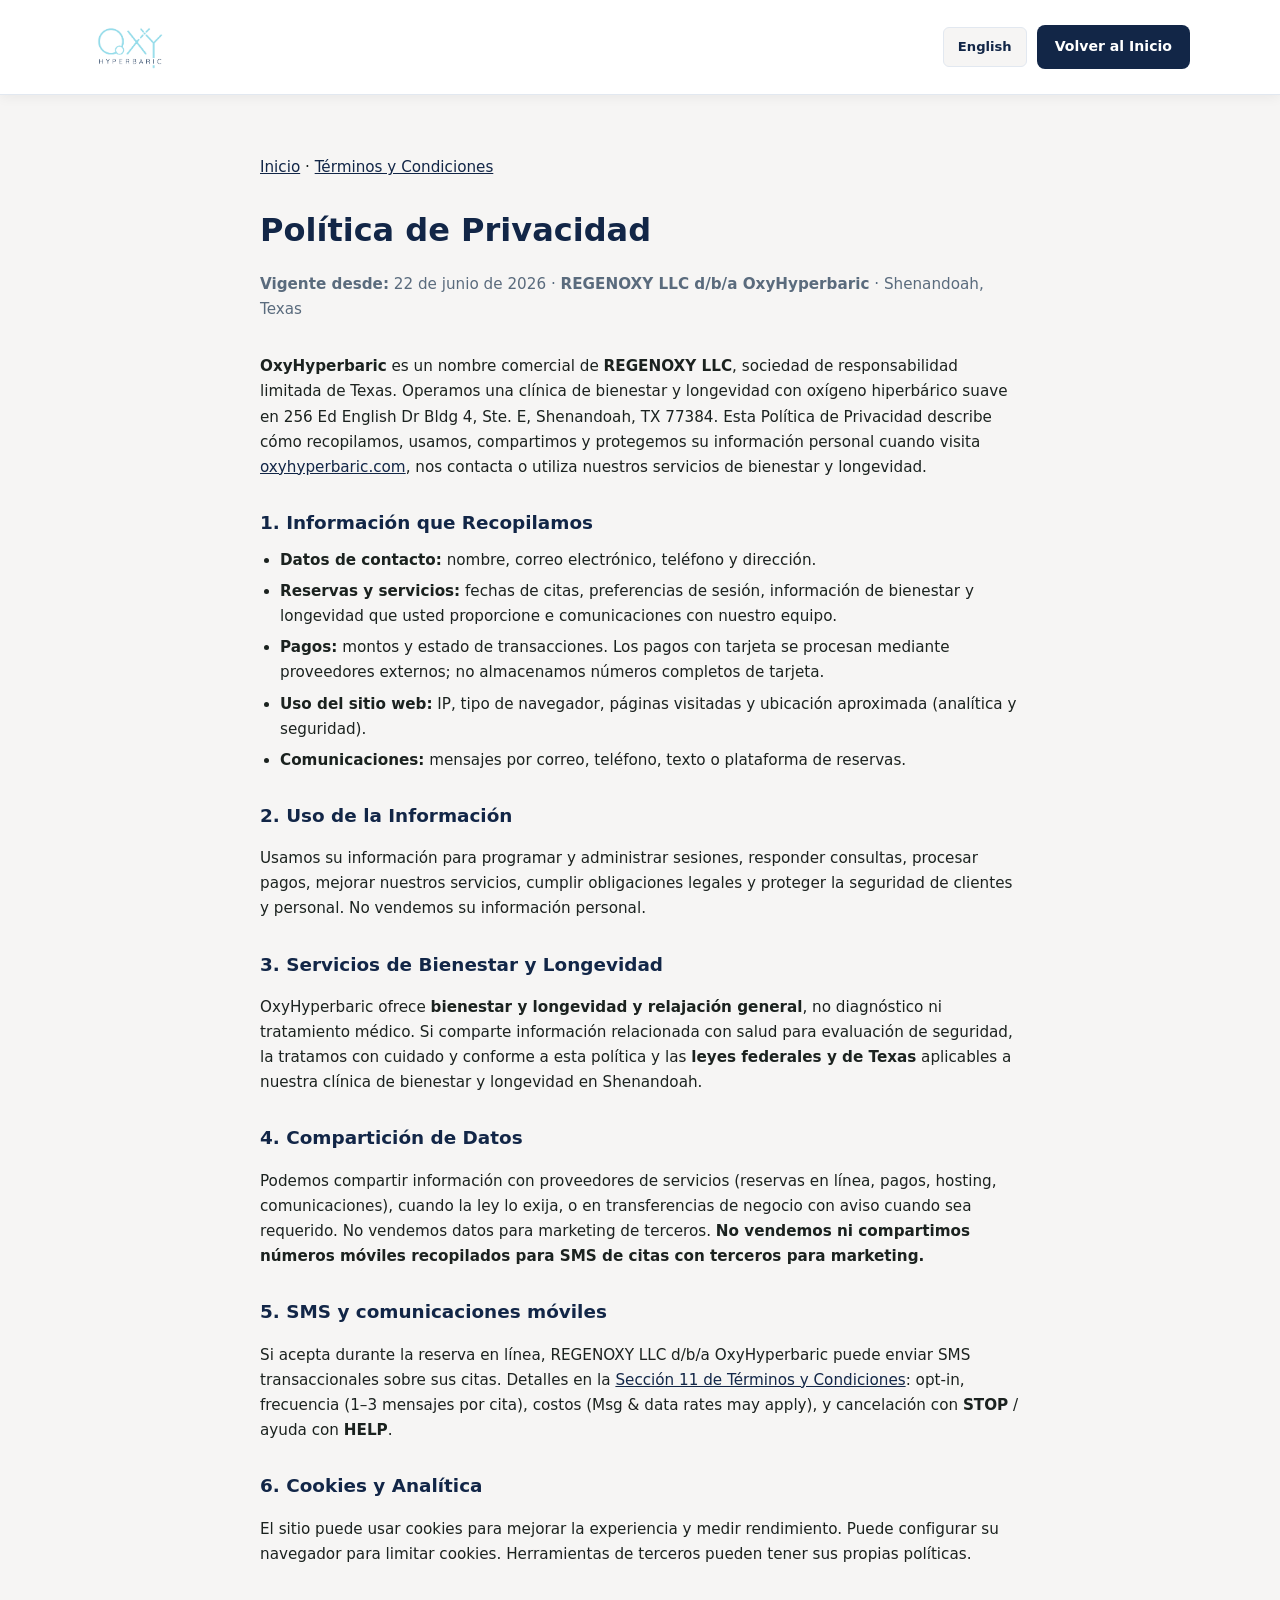
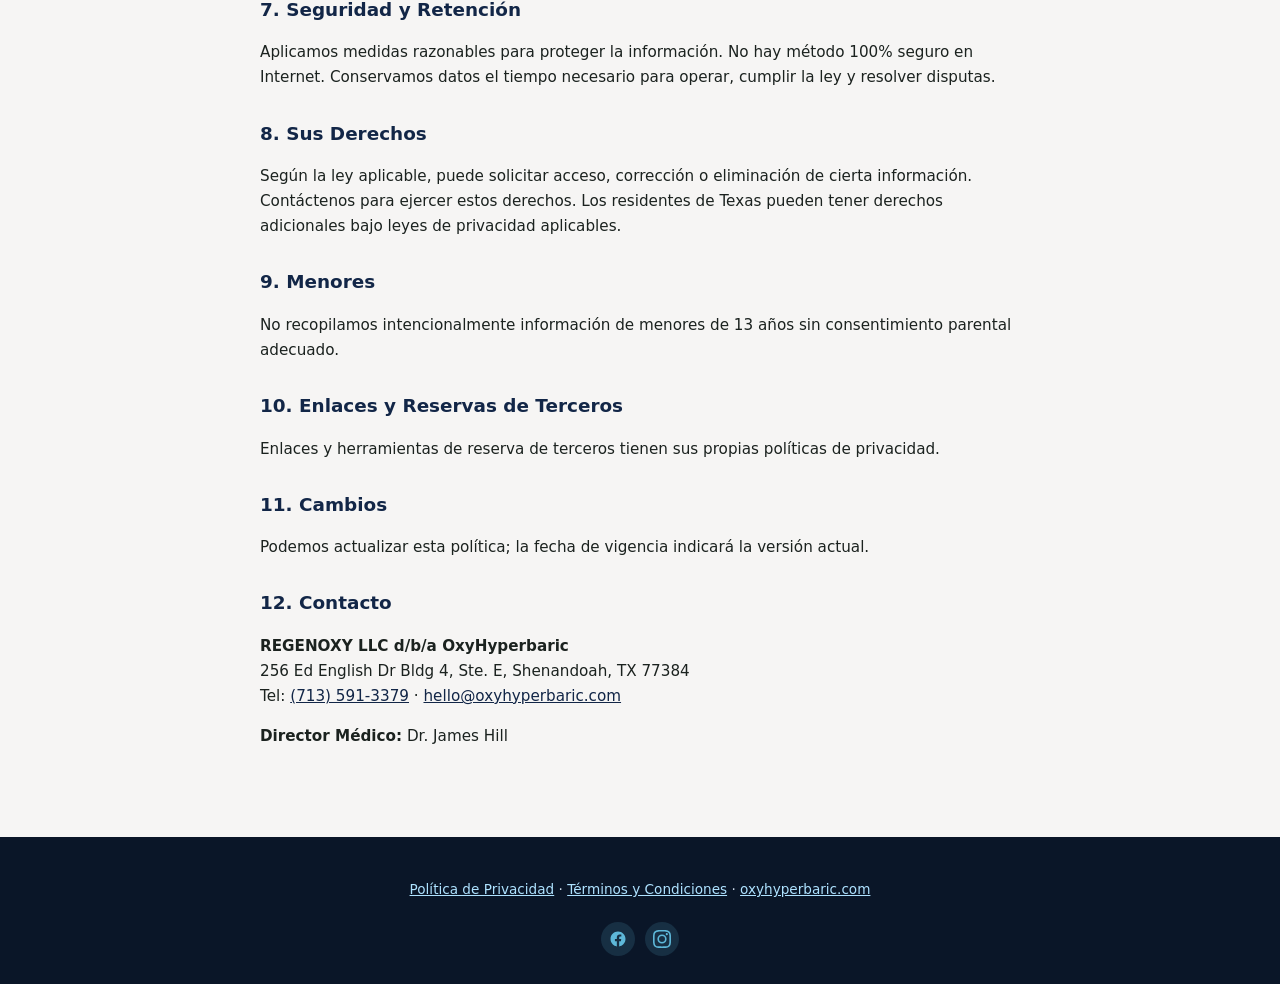
<file: politica-de-privacidad/index.html>
<!DOCTYPE html>
<html lang="es">
<head>
    <meta charset="UTF-8">
    <meta name="viewport" content="width=device-width, initial-scale=1.0">
    <title>Política de Privacidad | OxyHyperbaric — Shenandoah, TX</title>
    <meta name="description" content="Política de privacidad de OxyHyperbaric, clínica de bienestar y longevidad hiperbárico suave en Shenandoah, Texas.">
    <meta name="robots" content="index, follow">
    <link rel="canonical" href="https://oxyhyperbaric.com/es/politica-de-privacidad">
    <link rel="alternate" hreflang="en" href="https://oxyhyperbaric.com/privacy-policy">
    <link rel="alternate" hreflang="es" href="https://oxyhyperbaric.com/es/politica-de-privacidad">
    <link rel="icon" type="image/png" href="/assets/images/logo.png">
    <style>
        :root { --navy: #122647; --navy-deep: #0a1628; --cyan: #5eb8d9; --cyan-light: #aee2ff; --cream: #f6f5f4; --forest: #1b221f; --white: #ffffff; --muted: #5a6b7d; --border: #e2e8f0; }
        *, *::before, *::after { box-sizing: border-box; }
        html, body { margin: 0; padding: 0; background: var(--cream); color: var(--forest); font-family: 'Segoe UI', system-ui, sans-serif; line-height: 1.65; }
        a { color: var(--navy); }
        a:hover { color: var(--cyan); }
        .site-header { position: fixed; top: 0; left: 0; right: 0; z-index: 1000; background: var(--white); border-bottom: 1px solid var(--border); box-shadow: 0 2px 12px rgba(0,0,0,0.06); }
        .nav-wrap { display: flex; align-items: center; justify-content: space-between; gap: 12px; padding: 8px 20px; max-width: 1140px; margin: 0 auto; }
        .logo-link img { height: 78px; width: auto; display: block; }
        .btn { display: inline-flex; align-items: center; padding: 10px 18px; border-radius: 8px; font-weight: 700; font-size: 0.88rem; text-decoration: none; }
        .btn-primary { background: var(--navy); color: var(--white); }
        .btn-lang { padding: 8px 14px; font-size: 0.82rem; background: var(--cream); color: var(--navy); border: 1px solid var(--border); border-radius: 6px; font-weight: 700; text-decoration: none; }
        body { padding-top: 100px; }
        .legal-wrap { max-width: 800px; margin: 0 auto; padding: 40px 20px 72px; }
        .legal-wrap h1 { color: var(--navy); font-size: clamp(1.6rem, 3vw, 2rem); margin: 0 0 8px; }
        .legal-meta { color: var(--muted); font-size: 0.9rem; margin-bottom: 32px; }
        .legal-wrap h2 { color: var(--navy); font-size: 1.15rem; margin: 28px 0 10px; }
        .legal-wrap p, .legal-wrap li { font-size: 0.95rem; }
        .legal-wrap ul { padding-left: 1.25rem; margin: 0 0 14px; }
        .legal-wrap li { margin-bottom: 6px; }
        .legal-nav { margin-bottom: 24px; font-size: 0.9rem; }
        footer { background: var(--navy-deep); color: #c8d6e5; padding: 28px 20px; font-size: 0.85rem; text-align: center; }
        footer a { color: var(--cyan-light); }
    </style>
    <!-- Meta Pixel -->
    <script src="/assets/js/meta-pixel.js"></script>
    <noscript><img height="1" width="1" style="display:none" src="https://www.facebook.com/tr?id=1934798400510737&ev=PageView&noscript=1" alt="" /></noscript>
</head>
<body>
    <header class="site-header">
        <div class="nav-wrap">
            <a href="/es/" class="logo-link"><img src="/assets/images/logo-light.jpg" alt="OxyHyperbaric" width="200" height="78"></a>
            <div style="display:flex;gap:10px;align-items:center;">
                <a href="/privacy-policy" class="btn-lang" hreflang="en" lang="en">English</a>
                <a href="/es/" class="btn btn-primary">Volver al Inicio</a>
            </div>
        </div>
    </header>

    <main class="legal-wrap">
        <p class="legal-nav"><a href="/es/">Inicio</a> · <a href="/terminos-y-condiciones">Términos y Condiciones</a></p>
        <h1>Política de Privacidad</h1>
        <p class="legal-meta"><strong>Vigente desde:</strong> 22 de junio de 2026 · <strong>REGENOXY LLC d/b/a OxyHyperbaric</strong> · Shenandoah, Texas</p>

        <p><strong>OxyHyperbaric</strong> es un nombre comercial de <strong>REGENOXY LLC</strong>, sociedad de responsabilidad limitada de Texas. Operamos una clínica de bienestar y longevidad con oxígeno hiperbárico suave en 256 Ed English Dr Bldg 4, Ste. E, Shenandoah, TX 77384. Esta Política de Privacidad describe cómo recopilamos, usamos, compartimos y protegemos su información personal cuando visita <a href="https://oxyhyperbaric.com/es/">oxyhyperbaric.com</a>, nos contacta o utiliza nuestros servicios de bienestar y longevidad.</p>

        <h2>1. Información que Recopilamos</h2>
        <ul>
            <li><strong>Datos de contacto:</strong> nombre, correo electrónico, teléfono y dirección.</li>
            <li><strong>Reservas y servicios:</strong> fechas de citas, preferencias de sesión, información de bienestar y longevidad que usted proporcione e comunicaciones con nuestro equipo.</li>
            <li><strong>Pagos:</strong> montos y estado de transacciones. Los pagos con tarjeta se procesan mediante proveedores externos; no almacenamos números completos de tarjeta.</li>
            <li><strong>Uso del sitio web:</strong> IP, tipo de navegador, páginas visitadas y ubicación aproximada (analítica y seguridad).</li>
            <li><strong>Comunicaciones:</strong> mensajes por correo, teléfono, texto o plataforma de reservas.</li>
        </ul>

        <h2>2. Uso de la Información</h2>
        <p>Usamos su información para programar y administrar sesiones, responder consultas, procesar pagos, mejorar nuestros servicios, cumplir obligaciones legales y proteger la seguridad de clientes y personal. No vendemos su información personal.</p>

        <h2>3. Servicios de Bienestar y Longevidad</h2>
        <p>OxyHyperbaric ofrece <strong>bienestar y longevidad y relajación general</strong>, no diagnóstico ni tratamiento médico. Si comparte información relacionada con salud para evaluación de seguridad, la tratamos con cuidado y conforme a esta política y las <strong>leyes federales y de Texas</strong> aplicables a nuestra clínica de bienestar y longevidad en Shenandoah.</p>

        <h2>4. Compartición de Datos</h2>
        <p>Podemos compartir información con proveedores de servicios (reservas en línea, pagos, hosting, comunicaciones), cuando la ley lo exija, o en transferencias de negocio con aviso cuando sea requerido. No vendemos datos para marketing de terceros. <strong>No vendemos ni compartimos números móviles recopilados para SMS de citas con terceros para marketing.</strong></p>

        <h2>5. SMS y comunicaciones móviles</h2>
        <p>Si acepta durante la reserva en línea, REGENOXY LLC d/b/a OxyHyperbaric puede enviar SMS transaccionales sobre sus citas. Detalles en la <a href="/terminos-y-condiciones#sms-messaging">Sección 11 de Términos y Condiciones</a>: opt-in, frecuencia (1–3 mensajes por cita), costos (Msg &amp; data rates may apply), y cancelación con <strong>STOP</strong> / ayuda con <strong>HELP</strong>.</p>

        <h2>6. Cookies y Analítica</h2>
        <p>El sitio puede usar cookies para mejorar la experiencia y medir rendimiento. Puede configurar su navegador para limitar cookies. Herramientas de terceros pueden tener sus propias políticas.</p>

        <h2>7. Seguridad y Retención</h2>
        <p>Aplicamos medidas razonables para proteger la información. No hay método 100% seguro en Internet. Conservamos datos el tiempo necesario para operar, cumplir la ley y resolver disputas.</p>

        <h2>8. Sus Derechos</h2>
        <p>Según la ley aplicable, puede solicitar acceso, corrección o eliminación de cierta información. Contáctenos para ejercer estos derechos. Los residentes de Texas pueden tener derechos adicionales bajo leyes de privacidad aplicables.</p>

        <h2>9. Menores</h2>
        <p>No recopilamos intencionalmente información de menores de 13 años sin consentimiento parental adecuado.</p>

        <h2>10. Enlaces y Reservas de Terceros</h2>
        <p>Enlaces y herramientas de reserva de terceros tienen sus propias políticas de privacidad.</p>

        <h2>11. Cambios</h2>
        <p>Podemos actualizar esta política; la fecha de vigencia indicará la versión actual.</p>

        <h2>12. Contacto</h2>
        <p>
            <strong>REGENOXY LLC d/b/a OxyHyperbaric</strong><br>
            256 Ed English Dr Bldg 4, Ste. E, Shenandoah, TX 77384<br>
            Tel: <a href="tel:7135913379">(713) 591-3379</a> · <a href="mailto:hello@oxyhyperbaric.com">hello@oxyhyperbaric.com</a>
        </p>
        <p><strong>Director Médico:</strong> Dr. James Hill</p>
    </main>

    <footer>
        <p><a href="/politica-de-privacidad">Política de Privacidad</a> · <a href="/terminos-y-condiciones">Términos y Condiciones</a> · <a href="/es/">oxyhyperbaric.com</a></p>
        <div class="social-icons" style="display:inline-flex;align-items:center;gap:10px;margin-top:8px;" aria-label="Redes sociales OxyHyperbaric"><a href="https://www.facebook.com/oxyhyperbaric" target="_blank" rel="noopener noreferrer" aria-label="Facebook OxyHyperbaric" style="display:inline-flex;align-items:center;justify-content:center;width:34px;height:34px;border-radius:50%;background:rgba(94,184,217,0.15);color:#5eb8d9;text-decoration:none;"><svg xmlns="http://www.w3.org/2000/svg" viewBox="0 0 24 24" width="18" height="18" aria-hidden="true"><path fill="currentColor" d="M22 12c0-5.523-4.477-10-10-10S2 6.477 2 12c0 4.991 3.657 9.128 8.438 9.878v-6.987h-2.54V12h2.54V9.797c0-2.506 1.492-3.89 3.777-3.89 1.094 0 2.238.195 2.238.195v2.46h-1.26c-1.243 0-1.63.771-1.63 1.562V12h2.773l-.443 2.89h-2.33v6.988C18.343 21.128 22 16.991 22 12z"/></svg></a><a href="https://www.instagram.com/oxyhyperbaric" target="_blank" rel="noopener noreferrer" aria-label="Instagram OxyHyperbaric" style="display:inline-flex;align-items:center;justify-content:center;width:34px;height:34px;border-radius:50%;background:rgba(94,184,217,0.15);color:#5eb8d9;text-decoration:none;"><svg xmlns="http://www.w3.org/2000/svg" viewBox="0 0 24 24" width="18" height="18" aria-hidden="true"><path fill="currentColor" d="M12 2.163c3.204 0 3.584.012 4.85.07 3.252.148 4.771 1.691 4.919 4.919.058 1.265.069 1.645.069 4.849 0 3.205-.012 3.584-.069 4.849-.149 3.225-1.664 4.771-4.919 4.919-1.266.058-1.644.07-4.85.07-3.204 0-3.584-.012-4.849-.07-3.26-.149-4.771-1.699-4.919-4.92-.058-1.265-.07-1.644-.07-4.849 0-3.204.013-3.583.07-4.849.149-3.227 1.664-4.771 4.919-4.919 1.266-.057 1.645-.069 4.849-.069zM12 0C8.741 0 8.333.014 7.053.072 2.695.272.273 2.69.073 7.052.014 8.333 0 8.741 0 12c0 3.259.014 3.668.072 4.948.2 4.358 2.618 6.78 6.98 6.98 1.281.058 1.689.072 4.948.072 3.259 0 3.668-.014 4.948-.072 4.354-.2 6.782-2.618 6.979-6.98.059-1.28.073-1.689.073-4.948 0-3.259-.014-3.667-.072-4.947-.196-4.354-2.617-6.78-6.979-6.98C15.668.014 15.259 0 12 0zm0 5.838a6.162 6.162 0 100 12.324 6.162 6.162 0 000-12.324zM12 16a4 4 0 110-8 4 4 0 010 8zm6.406-11.845a1.44 1.44 0 100 2.881 1.44 1.44 0 000-2.881z"/></svg></a></div>
    </footer>
</body>
</html>
</file>
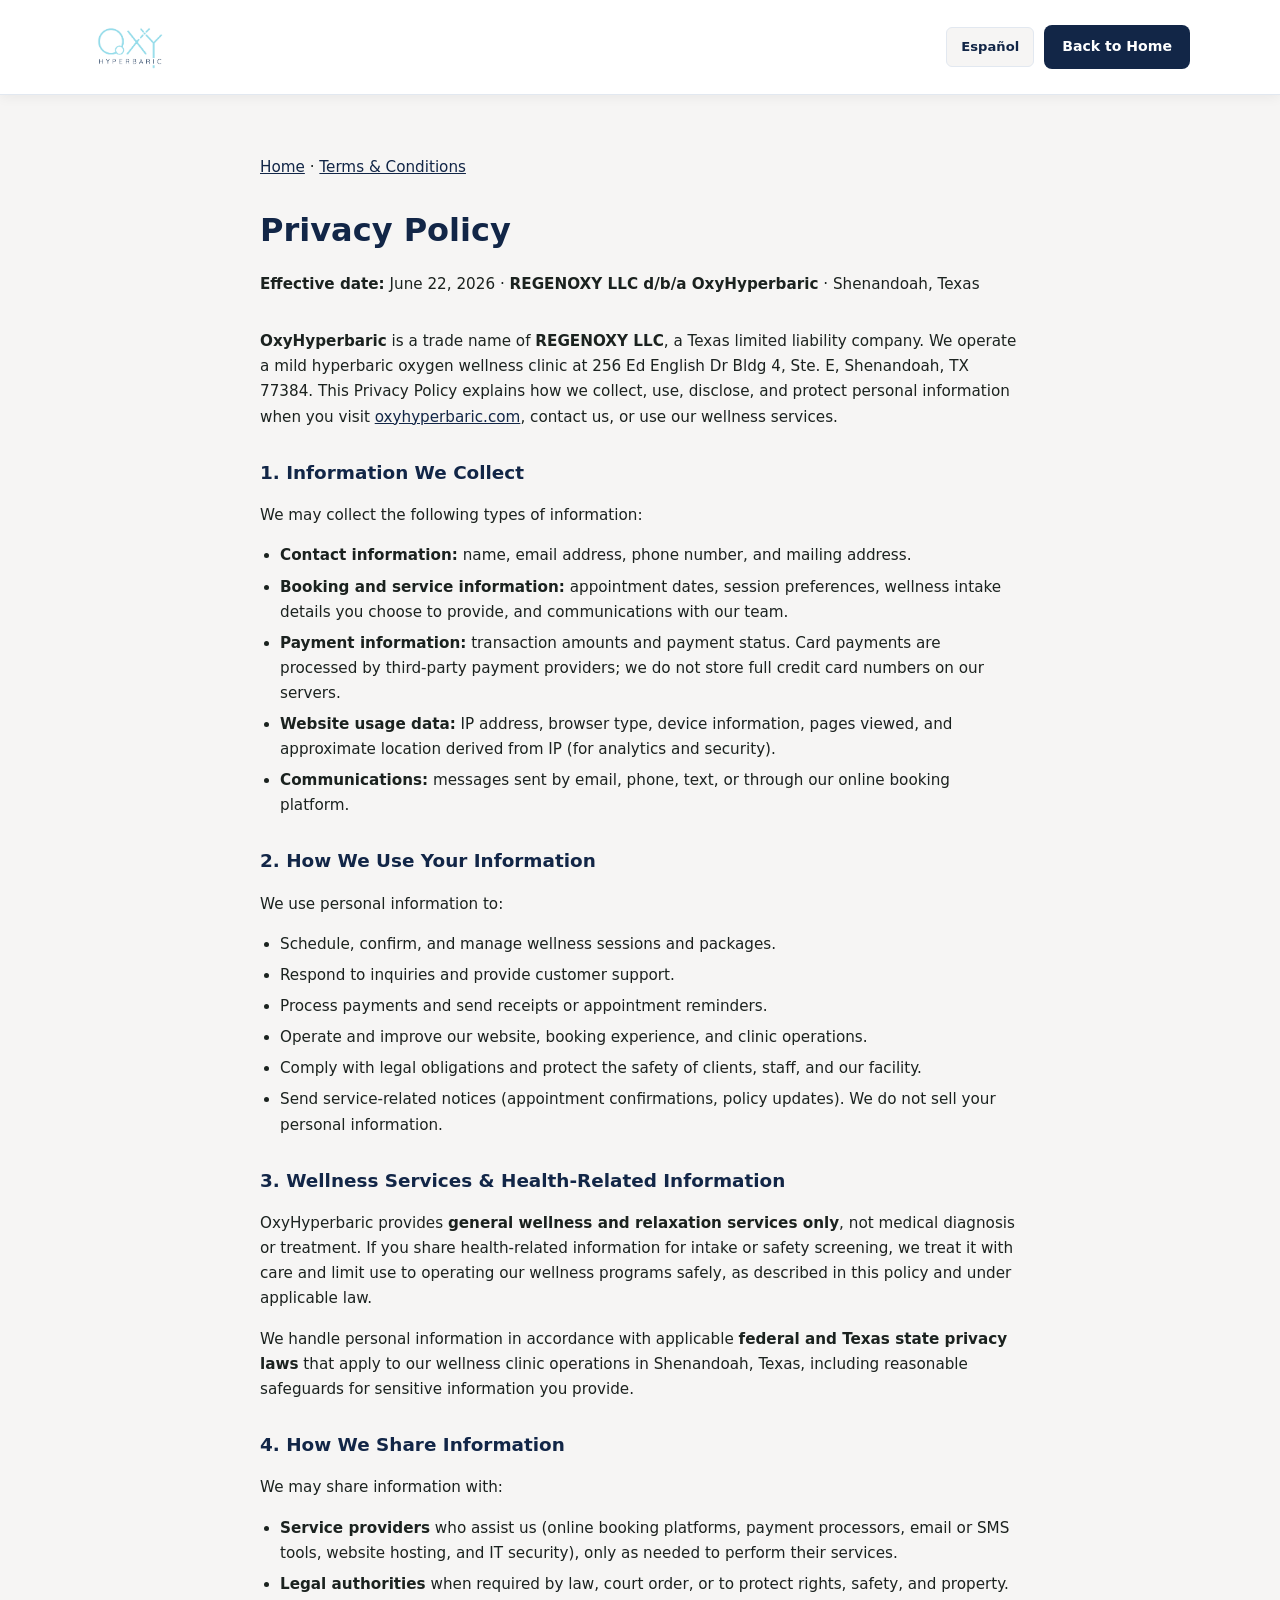
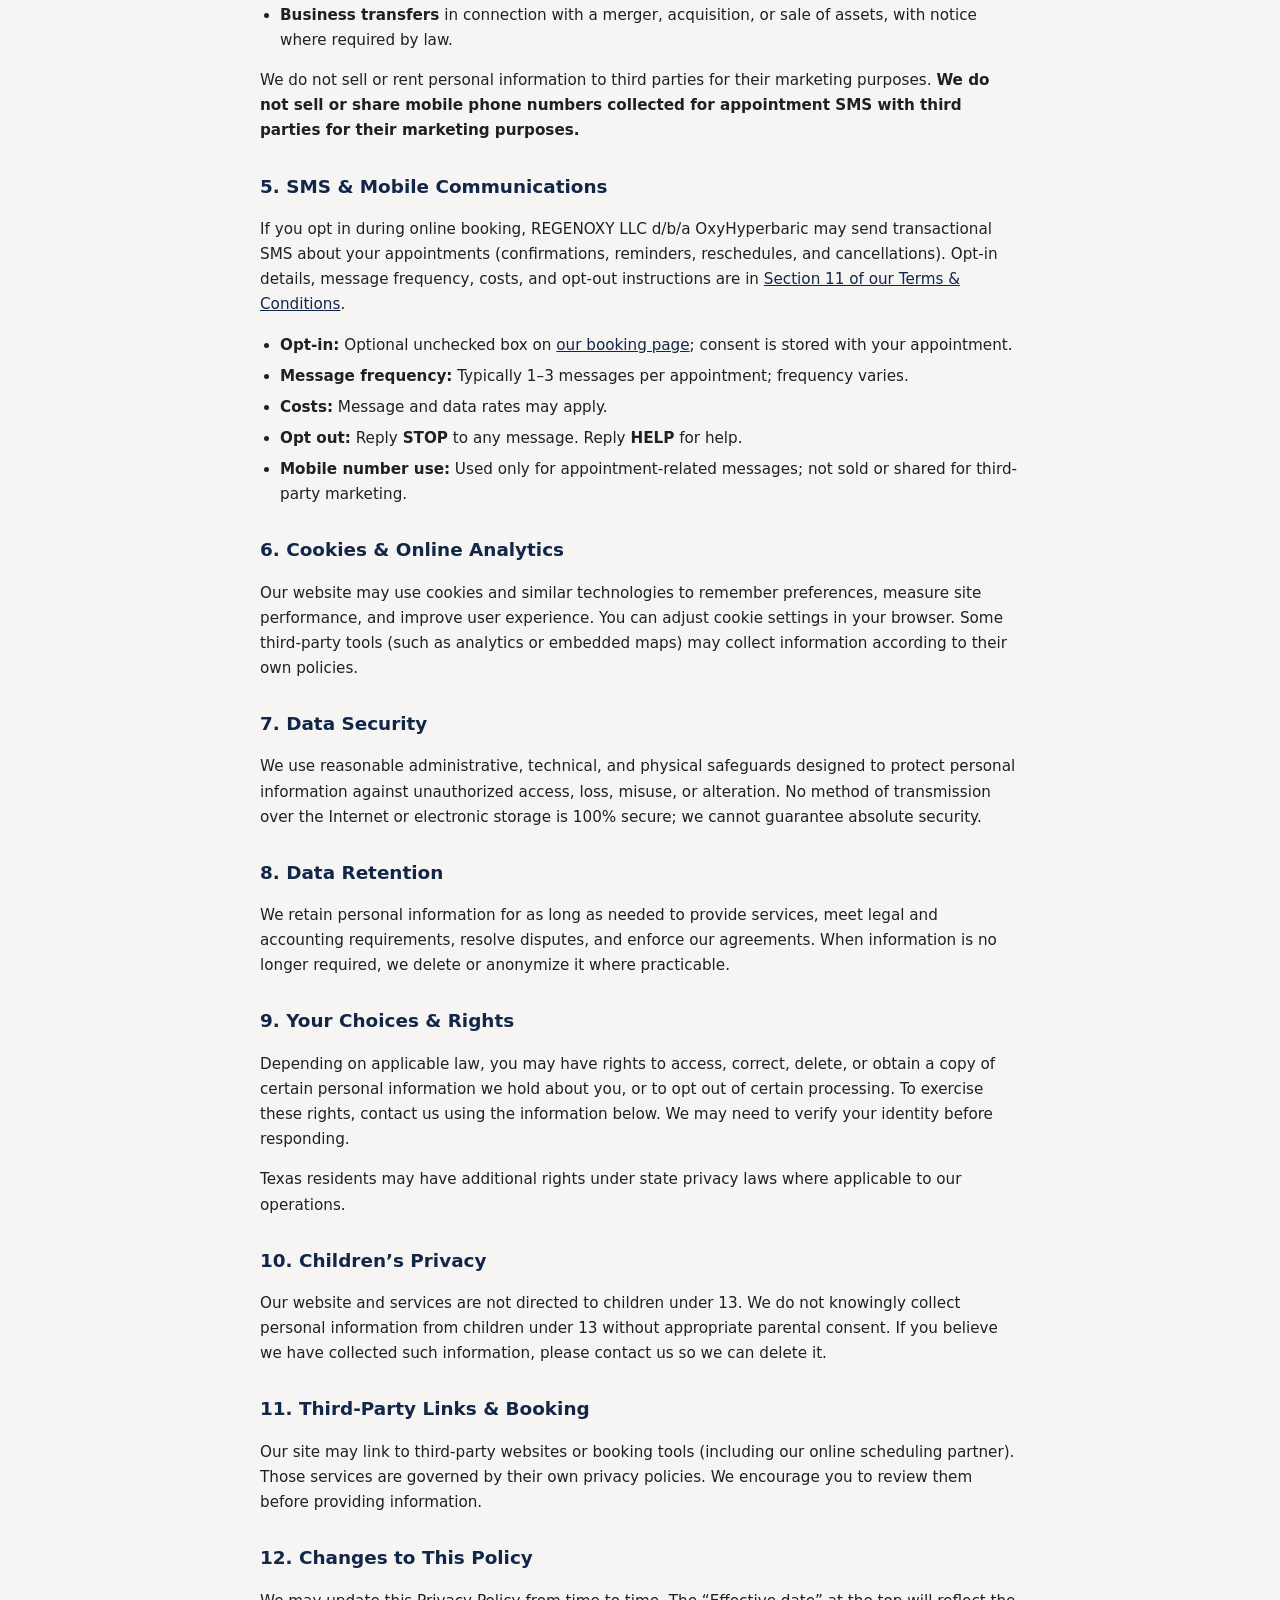
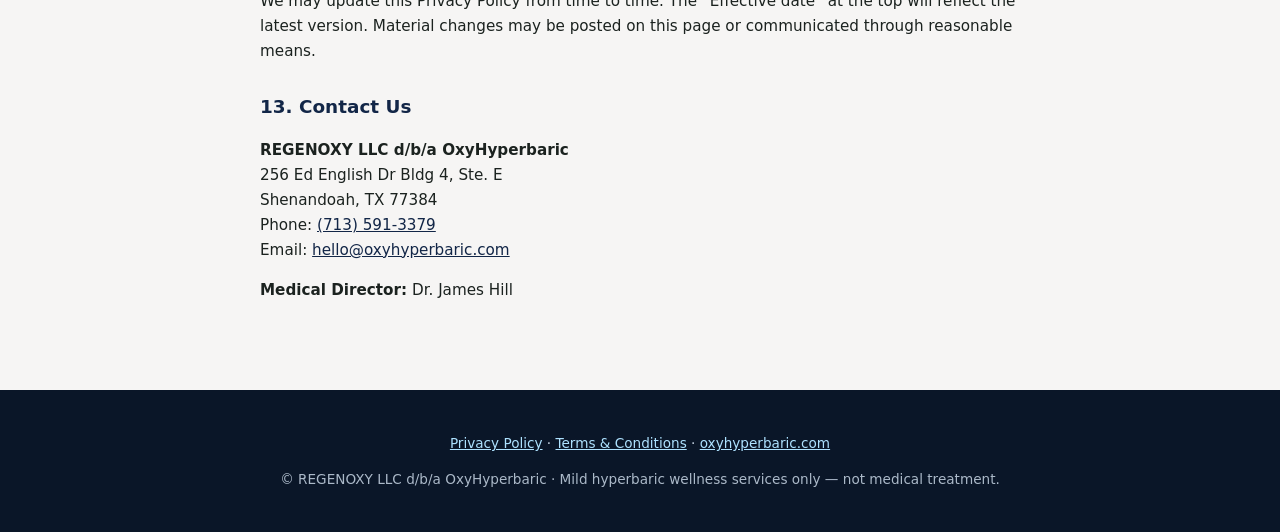
<file: privacy-policy/index.html>
<!DOCTYPE html>
<html lang="en">
<head>
    <meta charset="UTF-8">
    <meta name="viewport" content="width=device-width, initial-scale=1.0">
    <title>Privacy Policy | OxyHyperbaric — Shenandoah, TX</title>
    <meta name="description" content="Privacy Policy for OxyHyperbaric mild hyperbaric wellness clinic in Shenandoah, Texas. How we collect, use, and protect your personal information.">
    <meta name="robots" content="index, follow">
    <link rel="canonical" href="https://oxyhyperbaric.com/privacy-policy">
    <link rel="alternate" hreflang="en" href="https://oxyhyperbaric.com/privacy-policy">
    <link rel="alternate" hreflang="es" href="https://oxyhyperbaric.com/es/politica-de-privacidad">
    <link rel="icon" type="image/png" href="/assets/images/logo.png">
    <style>
        :root {
            --navy: #122647;
            --navy-deep: #0a1628;
            --cyan: #5eb8d9;
            --cyan-light: #aee2ff;
            --cream: #f6f5f4;
            --forest: #1b221f;
            --white: #ffffff;
            --muted: #5a6b7d;
            --border: #e2e8f0;
        }
        *, *::before, *::after { box-sizing: border-box; }
        html, body { margin: 0; padding: 0; background: var(--cream); color: var(--forest); font-family: 'Segoe UI', system-ui, -apple-system, sans-serif; line-height: 1.65; }
        a { color: var(--navy); }
        a:hover { color: var(--cyan); }
        .site-header { position: fixed; top: 0; left: 0; right: 0; z-index: 1000; background: var(--white); border-bottom: 1px solid var(--border); box-shadow: 0 2px 12px rgba(0,0,0,0.06); }
        .nav-wrap { display: flex; align-items: center; justify-content: space-between; gap: 12px; padding: 8px 20px; max-width: 1140px; margin: 0 auto; }
        .logo-link img { height: 78px; width: auto; display: block; }
        .btn { display: inline-flex; align-items: center; padding: 10px 18px; border-radius: 8px; font-weight: 700; font-size: 0.88rem; text-decoration: none; }
        .btn-primary { background: var(--navy); color: var(--white); }
        .btn-lang { padding: 8px 14px; font-size: 0.82rem; background: var(--cream); color: var(--navy); border: 1px solid var(--border); border-radius: 6px; font-weight: 700; text-decoration: none; }
        body { padding-top: 100px; }
        .legal-wrap { max-width: 800px; margin: 0 auto; padding: 40px 20px 72px; }
        .legal-wrap h1 { color: var(--navy); font-size: clamp(1.6rem, 3vw, 2rem); margin: 0 0 8px; }
        .legal-meta { color: var(--muted); font-size: 0.9rem; margin-bottom: 32px; }
        .legal-wrap h2 { color: var(--navy); font-size: 1.15rem; margin: 28px 0 10px; }
        .legal-wrap p, .legal-wrap li { color: var(--forest); font-size: 0.95rem; }
        .legal-wrap ul { padding-left: 1.25rem; margin: 0 0 14px; }
        .legal-wrap li { margin-bottom: 6px; }
        .legal-nav { margin-bottom: 24px; font-size: 0.9rem; }
        footer { background: var(--navy-deep); color: #c8d6e5; padding: 28px 20px; font-size: 0.85rem; text-align: center; }
        footer a { color: var(--cyan-light); }
    </style>
    <!-- Meta Pixel -->
    <script src="/assets/js/meta-pixel.js"></script>
    <noscript><img height="1" width="1" style="display:none" src="https://www.facebook.com/tr?id=1934798400510737&ev=PageView&noscript=1" alt="" /></noscript>
</head>
<body>
    <header class="site-header">
        <div class="nav-wrap">
            <a href="/" class="logo-link" aria-label="OxyHyperbaric home">
                <img src="/assets/images/logo-light.jpg" alt="OxyHyperbaric" width="200" height="78">
            </a>
            <div style="display:flex;gap:10px;align-items:center;">
                <a href="/es/politica-de-privacidad" class="btn-lang" hreflang="es" lang="es">Español</a>
                <a href="/" class="btn btn-primary">Back to Home</a>
            </div>
        </div>
    </header>

    <main class="legal-wrap">
        <p class="legal-nav"><a href="/">Home</a> · <a href="/terms-and-conditions">Terms &amp; Conditions</a></p>
        <h1>Privacy Policy</h1>
        <p class="legal-meta"><strong>Effective date:</strong> June 22, 2026 · <strong>REGENOXY LLC d/b/a OxyHyperbaric</strong> · Shenandoah, Texas</p>

        <p><strong>OxyHyperbaric</strong> is a trade name of <strong>REGENOXY LLC</strong>, a Texas limited liability company. We operate a mild hyperbaric oxygen wellness clinic at 256 Ed English Dr Bldg 4, Ste. E, Shenandoah, TX 77384. This Privacy Policy explains how we collect, use, disclose, and protect personal information when you visit <a href="https://oxyhyperbaric.com/">oxyhyperbaric.com</a>, contact us, or use our wellness services.</p>

        <h2>1. Information We Collect</h2>
        <p>We may collect the following types of information:</p>
        <ul>
            <li><strong>Contact information:</strong> name, email address, phone number, and mailing address.</li>
            <li><strong>Booking and service information:</strong> appointment dates, session preferences, wellness intake details you choose to provide, and communications with our team.</li>
            <li><strong>Payment information:</strong> transaction amounts and payment status. Card payments are processed by third-party payment providers; we do not store full credit card numbers on our servers.</li>
            <li><strong>Website usage data:</strong> IP address, browser type, device information, pages viewed, and approximate location derived from IP (for analytics and security).</li>
            <li><strong>Communications:</strong> messages sent by email, phone, text, or through our online booking platform.</li>
        </ul>

        <h2>2. How We Use Your Information</h2>
        <p>We use personal information to:</p>
        <ul>
            <li>Schedule, confirm, and manage wellness sessions and packages.</li>
            <li>Respond to inquiries and provide customer support.</li>
            <li>Process payments and send receipts or appointment reminders.</li>
            <li>Operate and improve our website, booking experience, and clinic operations.</li>
            <li>Comply with legal obligations and protect the safety of clients, staff, and our facility.</li>
            <li>Send service-related notices (appointment confirmations, policy updates). We do not sell your personal information.</li>
        </ul>

        <h2>3. Wellness Services &amp; Health-Related Information</h2>
        <p>OxyHyperbaric provides <strong>general wellness and relaxation services only</strong>, not medical diagnosis or treatment. If you share health-related information for intake or safety screening, we treat it with care and limit use to operating our wellness programs safely, as described in this policy and under applicable law.</p>
        <p>We handle personal information in accordance with applicable <strong>federal and Texas state privacy laws</strong> that apply to our wellness clinic operations in Shenandoah, Texas, including reasonable safeguards for sensitive information you provide.</p>

        <h2>4. How We Share Information</h2>
        <p>We may share information with:</p>
        <ul>
            <li><strong>Service providers</strong> who assist us (online booking platforms, payment processors, email or SMS tools, website hosting, and IT security), only as needed to perform their services.</li>
            <li><strong>Legal authorities</strong> when required by law, court order, or to protect rights, safety, and property.</li>
            <li><strong>Business transfers</strong> in connection with a merger, acquisition, or sale of assets, with notice where required by law.</li>
        </ul>
        <p>We do not sell or rent personal information to third parties for their marketing purposes. <strong>We do not sell or share mobile phone numbers collected for appointment SMS with third parties for their marketing purposes.</strong></p>

        <h2>5. SMS &amp; Mobile Communications</h2>
        <p>If you opt in during online booking, REGENOXY LLC d/b/a OxyHyperbaric may send transactional SMS about your appointments (confirmations, reminders, reschedules, and cancellations). Opt-in details, message frequency, costs, and opt-out instructions are in <a href="/terms-and-conditions#sms-messaging">Section 11 of our Terms &amp; Conditions</a>.</p>
        <ul>
            <li><strong>Opt-in:</strong> Optional unchecked box on <a href="https://oxy-agenda.vercel.app/booking/us">our booking page</a>; consent is stored with your appointment.</li>
            <li><strong>Message frequency:</strong> Typically 1–3 messages per appointment; frequency varies.</li>
            <li><strong>Costs:</strong> Message and data rates may apply.</li>
            <li><strong>Opt out:</strong> Reply <strong>STOP</strong> to any message. Reply <strong>HELP</strong> for help.</li>
            <li><strong>Mobile number use:</strong> Used only for appointment-related messages; not sold or shared for third-party marketing.</li>
        </ul>

        <h2>6. Cookies &amp; Online Analytics</h2>
        <p>Our website may use cookies and similar technologies to remember preferences, measure site performance, and improve user experience. You can adjust cookie settings in your browser. Some third-party tools (such as analytics or embedded maps) may collect information according to their own policies.</p>

        <h2>7. Data Security</h2>
        <p>We use reasonable administrative, technical, and physical safeguards designed to protect personal information against unauthorized access, loss, misuse, or alteration. No method of transmission over the Internet or electronic storage is 100% secure; we cannot guarantee absolute security.</p>

        <h2>8. Data Retention</h2>
        <p>We retain personal information for as long as needed to provide services, meet legal and accounting requirements, resolve disputes, and enforce our agreements. When information is no longer required, we delete or anonymize it where practicable.</p>

        <h2>9. Your Choices &amp; Rights</h2>
        <p>Depending on applicable law, you may have rights to access, correct, delete, or obtain a copy of certain personal information we hold about you, or to opt out of certain processing. To exercise these rights, contact us using the information below. We may need to verify your identity before responding.</p>
        <p>Texas residents may have additional rights under state privacy laws where applicable to our operations.</p>

        <h2>10. Children’s Privacy</h2>
        <p>Our website and services are not directed to children under 13. We do not knowingly collect personal information from children under 13 without appropriate parental consent. If you believe we have collected such information, please contact us so we can delete it.</p>

        <h2>11. Third-Party Links &amp; Booking</h2>
        <p>Our site may link to third-party websites or booking tools (including our online scheduling partner). Those services are governed by their own privacy policies. We encourage you to review them before providing information.</p>

        <h2>12. Changes to This Policy</h2>
        <p>We may update this Privacy Policy from time to time. The “Effective date” at the top will reflect the latest version. Material changes may be posted on this page or communicated through reasonable means.</p>

        <h2>13. Contact Us</h2>
        <p>
            <strong>REGENOXY LLC d/b/a OxyHyperbaric</strong><br>
            256 Ed English Dr Bldg 4, Ste. E<br>
            Shenandoah, TX 77384<br>
            Phone: <a href="tel:7135913379">(713) 591-3379</a><br>
            Email: <a href="mailto:hello@oxyhyperbaric.com">hello@oxyhyperbaric.com</a>
        </p>
        <p><strong>Medical Director:</strong> Dr. James Hill</p>
    </main>

    <footer>
        <p><a href="/privacy-policy">Privacy Policy</a> · <a href="/terms-and-conditions">Terms &amp; Conditions</a> · <a href="/">oxyhyperbaric.com</a></p>
        <p style="margin-top:8px;opacity:0.85;">© REGENOXY LLC d/b/a OxyHyperbaric · Mild hyperbaric wellness services only — not medical treatment.</p>
    </footer>
</body>
</html>
</file>
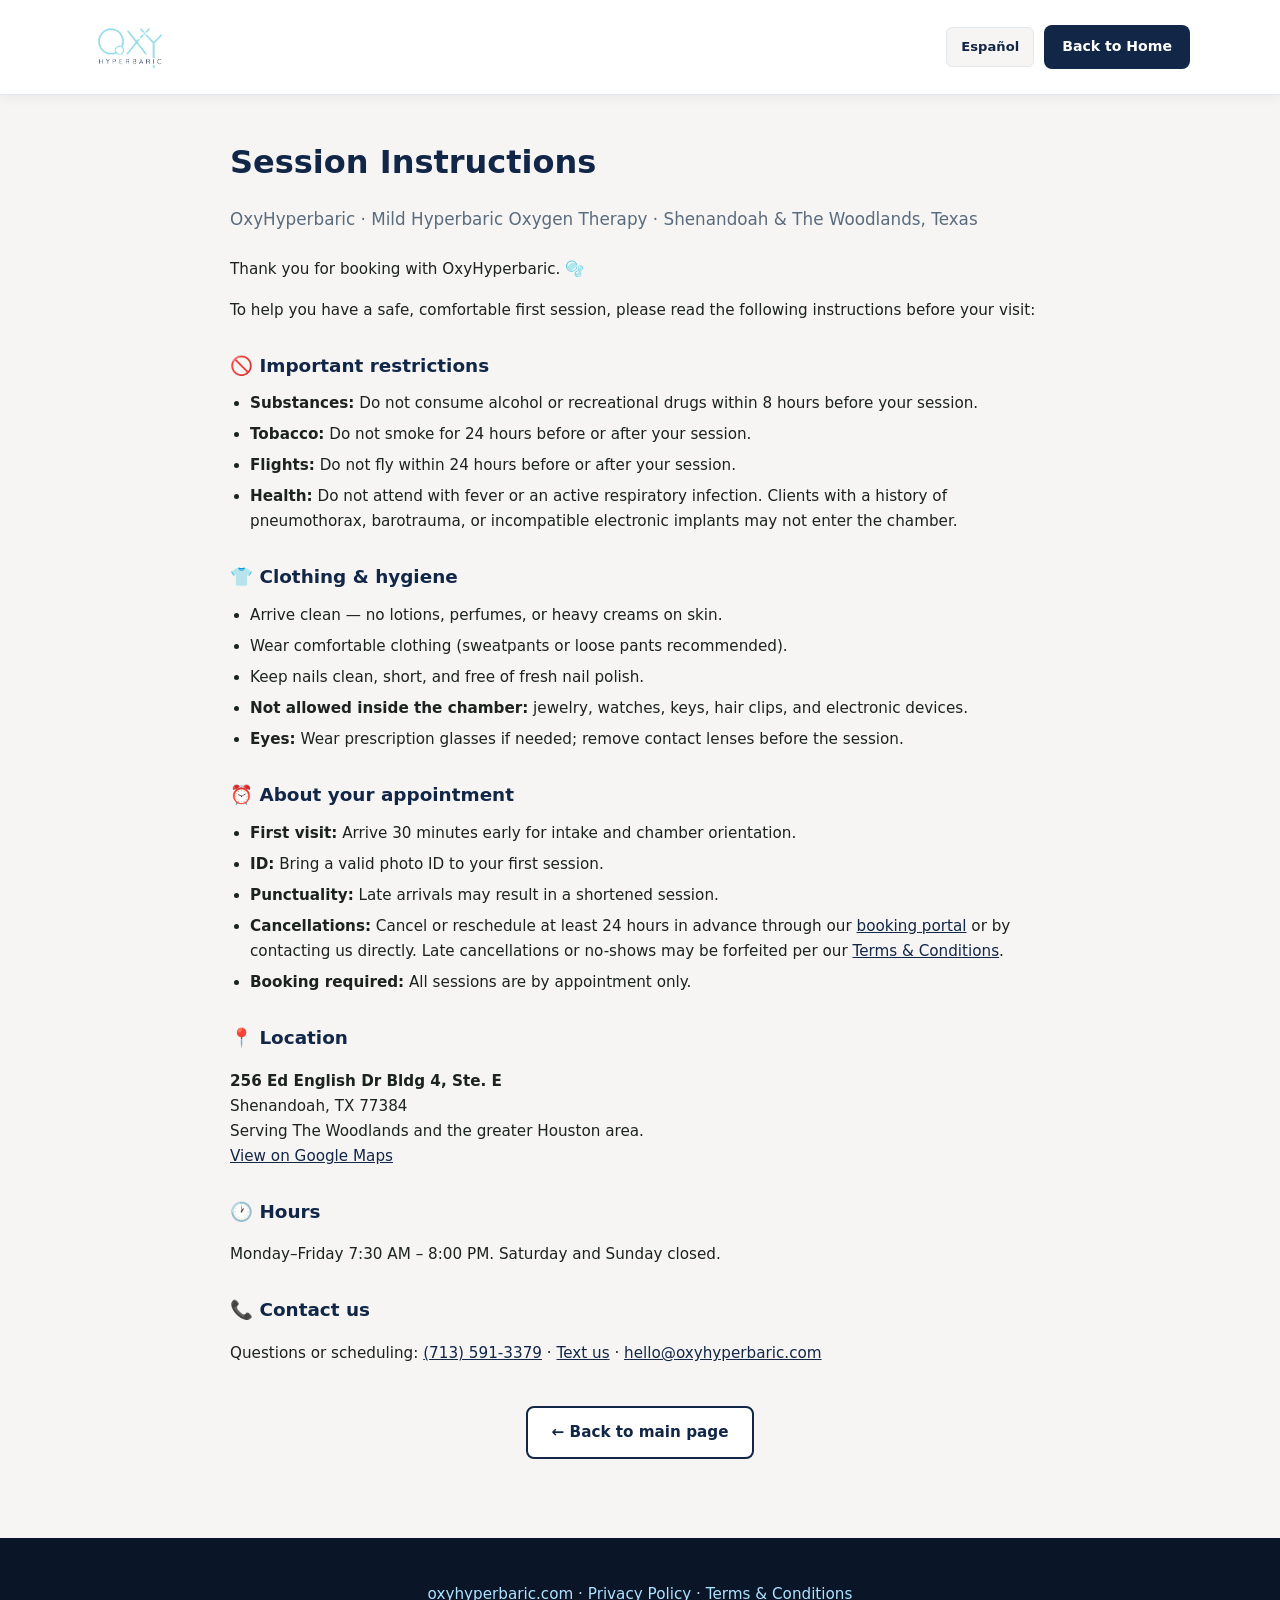
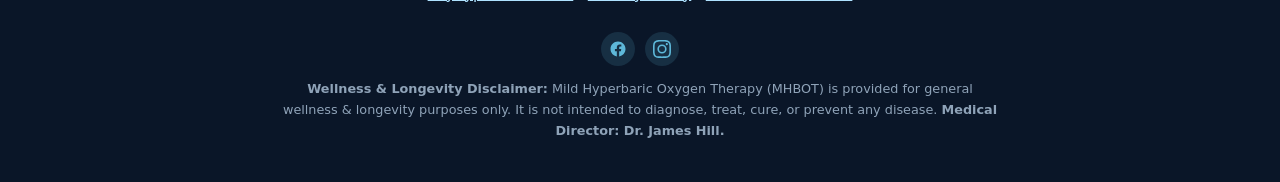
<file: session-instructions/index.html>
<!DOCTYPE html>
<html lang="en">
<head>
    <meta charset="UTF-8">
    <meta name="viewport" content="width=device-width, initial-scale=1.0">
    <title>Session Instructions | OxyHyperbaric — Shenandoah &amp; The Woodlands, TX</title>
    <meta name="description" content="How to prepare for your first mild hyperbaric oxygen session at OxyHyperbaric in Shenandoah, Texas: restrictions, clothing, punctuality, location, and contact.">
    <meta name="robots" content="index, follow">
    <link rel="canonical" href="https://oxyhyperbaric.com/session-instructions/">
    <link rel="alternate" hreflang="en" href="https://oxyhyperbaric.com/session-instructions/">
    <link rel="alternate" hreflang="es" href="https://oxyhyperbaric.com/es/indicaciones-para-sesiones/">
    <link rel="icon" type="image/png" href="/assets/images/logo.png">
    <style>
        :root {
            --navy: #122647;
            --navy-deep: #0a1628;
            --cyan: #5eb8d9;
            --cyan-light: #aee2ff;
            --cream: #f6f5f4;
            --forest: #1b221f;
            --white: #ffffff;
            --muted: #5a6b7d;
            --border: #e2e8f0;
        }
        *, *::before, *::after { box-sizing: border-box; }
        html, body { margin: 0; padding: 0; background: var(--cream); color: var(--forest); font-family: 'Segoe UI', system-ui, -apple-system, sans-serif; line-height: 1.65; }
        a { color: var(--navy); }
        a:hover { color: var(--cyan); }
        .site-header { position: fixed; top: 0; left: 0; right: 0; z-index: 1000; background: var(--white); border-bottom: 1px solid var(--border); box-shadow: 0 2px 12px rgba(0,0,0,0.06); }
        .nav-wrap { display: flex; align-items: center; justify-content: space-between; gap: 12px; padding: 8px 20px; max-width: 1140px; margin: 0 auto; }
        .logo-link img { height: 78px; width: auto; display: block; }
        .btn { display: inline-flex; align-items: center; padding: 10px 18px; border-radius: 8px; font-weight: 700; font-size: 0.88rem; text-decoration: none; }
        .btn-primary { background: var(--navy); color: var(--white); }
        .btn-lang { padding: 8px 14px; font-size: 0.82rem; background: var(--cream); color: var(--navy); border: 1px solid var(--border); border-radius: 6px; font-weight: 700; text-decoration: none; }
        body { padding-top: 100px; }
        .page-wrap { max-width: 860px; margin: 0 auto; padding: 36px 20px 64px; }
        h1 { color: var(--navy); font-size: clamp(1.5rem, 3vw, 2rem); margin: 0 0 10px; }
        .lead { font-size: 1.05rem; color: var(--muted); margin-bottom: 24px; }
        h2 { color: var(--navy); font-size: 1.15rem; margin: 28px 0 10px; }
        p, li { font-size: 0.95rem; }
        ul { padding-left: 1.25rem; margin: 0 0 14px; }
        li { margin-bottom: 6px; }
        .btn-home-main { display: inline-flex; align-items: center; padding: 12px 24px; background: var(--white); color: var(--navy); border: 2px solid var(--navy); border-radius: 8px; font-weight: 700; text-decoration: none; margin-top: 8px; }
        .btn-home-main:hover { background: var(--navy); color: var(--white); }
        footer { background: var(--navy-deep); color: #c8d6e5; padding: 28px 20px; font-size: 0.85rem; text-align: center; }
        footer a { color: var(--cyan-light); }
        .disclaimer { font-size: 0.8rem; color: #8fa3b8; margin-top: 12px; max-width: 720px; margin-left: auto; margin-right: auto; }
        .social-icons { display: inline-flex; align-items: center; justify-content: center; gap: 10px; flex-wrap: wrap; margin-top: 10px; }
        .social-icons a {
            display: inline-flex; align-items: center; justify-content: center;
            width: 34px; height: 34px; border-radius: 50%;
            background: rgba(94, 184, 217, 0.15); color: var(--cyan);
            text-decoration: none; transition: background 0.2s, color 0.2s, transform 0.2s;
        }
        .social-icons a:hover { background: var(--cyan); color: var(--white); transform: translateY(-1px); }
    </style>
    <!-- Meta Pixel -->
    <script src="/assets/js/meta-pixel.js"></script>
    <noscript><img height="1" width="1" style="display:none" src="https://www.facebook.com/tr?id=1934798400510737&ev=PageView&noscript=1" alt="" /></noscript>
</head>
<body>
    <header class="site-header">
        <div class="nav-wrap">
            <a href="/" class="logo-link" aria-label="OxyHyperbaric home">
                <img src="/assets/images/logo-light.jpg" alt="OxyHyperbaric" width="200" height="78">
            </a>
            <div style="display:flex;gap:10px;align-items:center;">
                <a href="/es/indicaciones-para-sesiones/" class="btn-lang" hreflang="es" lang="es">Español</a>
                <a href="/" class="btn btn-primary">Back to Home</a>
            </div>
        </div>
    </header>

    <main class="page-wrap">
        <h1>Session Instructions</h1>
        <p class="lead">OxyHyperbaric · Mild Hyperbaric Oxygen Therapy · Shenandoah &amp; The Woodlands, Texas</p>

        <p>Thank you for booking with OxyHyperbaric. 🫧</p>
        <p>To help you have a safe, comfortable first session, please read the following instructions before your visit:</p>

        <h2>🚫 Important restrictions</h2>
        <ul>
            <li><strong>Substances:</strong> Do not consume alcohol or recreational drugs within 8 hours before your session.</li>
            <li><strong>Tobacco:</strong> Do not smoke for 24 hours before or after your session.</li>
            <li><strong>Flights:</strong> Do not fly within 24 hours before or after your session.</li>
            <li><strong>Health:</strong> Do not attend with fever or an active respiratory infection. Clients with a history of pneumothorax, barotrauma, or incompatible electronic implants may not enter the chamber.</li>
        </ul>

        <h2>👕 Clothing &amp; hygiene</h2>
        <ul>
            <li>Arrive clean — no lotions, perfumes, or heavy creams on skin.</li>
            <li>Wear comfortable clothing (sweatpants or loose pants recommended).</li>
            <li>Keep nails clean, short, and free of fresh nail polish.</li>
            <li><strong>Not allowed inside the chamber:</strong> jewelry, watches, keys, hair clips, and electronic devices.</li>
            <li><strong>Eyes:</strong> Wear prescription glasses if needed; remove contact lenses before the session.</li>
        </ul>

        <h2>⏰ About your appointment</h2>
        <ul>
            <li><strong>First visit:</strong> Arrive 30 minutes early for intake and chamber orientation.</li>
            <li><strong>ID:</strong> Bring a valid photo ID to your first session.</li>
            <li><strong>Punctuality:</strong> Late arrivals may result in a shortened session.</li>
            <li><strong>Cancellations:</strong> Cancel or reschedule at least 24 hours in advance through our <a href="https://oxy-agenda.vercel.app/booking/us">booking portal</a> or by contacting us directly. Late cancellations or no-shows may be forfeited per our <a href="/terms-and-conditions">Terms &amp; Conditions</a>.</li>
            <li><strong>Booking required:</strong> All sessions are by appointment only.</li>
        </ul>

        <h2>📍 Location</h2>
        <p>
            <strong>256 Ed English Dr Bldg 4, Ste. E</strong><br>
            Shenandoah, TX 77384<br>
            Serving The Woodlands and the greater Houston area.<br>
            <a href="https://www.google.com/maps/place/OXYHYPERBARIC/@30.1890786,-95.4525649,17z" target="_blank" rel="noopener">View on Google Maps</a>
        </p>

        <h2>🕐 Hours</h2>
        <p>Monday–Friday 7:30 AM – 8:00 PM. Saturday and Sunday closed.</p>

        <h2>📞 Contact us</h2>
        <p>
            Questions or scheduling: <a href="tel:7135913379">(713) 591-3379</a> · <a href="sms:7135913379">Text us</a> · <a href="mailto:hello@oxyhyperbaric.com">hello@oxyhyperbaric.com</a>
        </p>

        <p style="text-align:center;margin-top:32px;">
            <a href="/" class="btn-home-main">← Back to main page</a>
        </p>
    </main>

    <footer>
        <p><a href="/">oxyhyperbaric.com</a> · <a href="/privacy-policy">Privacy Policy</a> · <a href="/terms-and-conditions">Terms &amp; Conditions</a></p>
        <div class="social-icons" aria-label="OxyHyperbaric social media">
            <a href="https://www.facebook.com/oxyhyperbaric" target="_blank" rel="noopener noreferrer" aria-label="Facebook OxyHyperbaric"><svg xmlns="http://www.w3.org/2000/svg" viewBox="0 0 24 24" width="18" height="18" aria-hidden="true"><path fill="currentColor" d="M22 12c0-5.523-4.477-10-10-10S2 6.477 2 12c0 4.991 3.657 9.128 8.438 9.878v-6.987h-2.54V12h2.54V9.797c0-2.506 1.492-3.89 3.777-3.89 1.094 0 2.238.195 2.238.195v2.46h-1.26c-1.243 0-1.63.771-1.63 1.562V12h2.773l-.443 2.89h-2.33v6.988C18.343 21.128 22 16.991 22 12z"/></svg></a>
            <a href="https://www.instagram.com/oxyhyperbaric" target="_blank" rel="noopener noreferrer" aria-label="Instagram OxyHyperbaric"><svg xmlns="http://www.w3.org/2000/svg" viewBox="0 0 24 24" width="18" height="18" aria-hidden="true"><path fill="currentColor" d="M12 2.163c3.204 0 3.584.012 4.85.07 3.252.148 4.771 1.691 4.919 4.919.058 1.265.069 1.645.069 4.849 0 3.205-.012 3.584-.069 4.849-.149 3.225-1.664 4.771-4.919 4.919-1.266.058-1.644.07-4.85.07-3.204 0-3.584-.012-4.849-.07-3.26-.149-4.771-1.699-4.919-4.92-.058-1.265-.07-1.644-.07-4.849 0-3.204.013-3.583.07-4.849.149-3.227 1.664-4.771 4.919-4.919 1.266-.057 1.645-.069 4.849-.069zM12 0C8.741 0 8.333.014 7.053.072 2.695.272.273 2.69.073 7.052.014 8.333 0 8.741 0 12c0 3.259.014 3.668.072 4.948.2 4.358 2.618 6.78 6.98 6.98 1.281.058 1.689.072 4.948.072 3.259 0 3.668-.014 4.948-.072 4.354-.2 6.782-2.618 6.979-6.98.059-1.28.073-1.689.073-4.948 0-3.259-.014-3.667-.072-4.947-.196-4.354-2.617-6.78-6.979-6.98C15.668.014 15.259 0 12 0zm0 5.838a6.162 6.162 0 100 12.324 6.162 6.162 0 000-12.324zM12 16a4 4 0 110-8 4 4 0 010 8zm6.406-11.845a1.44 1.44 0 100 2.881 1.44 1.44 0 000-2.881z"/></svg></a>
        </div>
        <p class="disclaimer"><strong>Wellness &amp; Longevity Disclaimer:</strong> Mild Hyperbaric Oxygen Therapy (MHBOT) is provided for general wellness &amp; longevity purposes only. It is not intended to diagnose, treat, cure, or prevent any disease. <strong>Medical Director: Dr. James Hill.</strong></p>
    </footer>
</body>
</html>
</file>
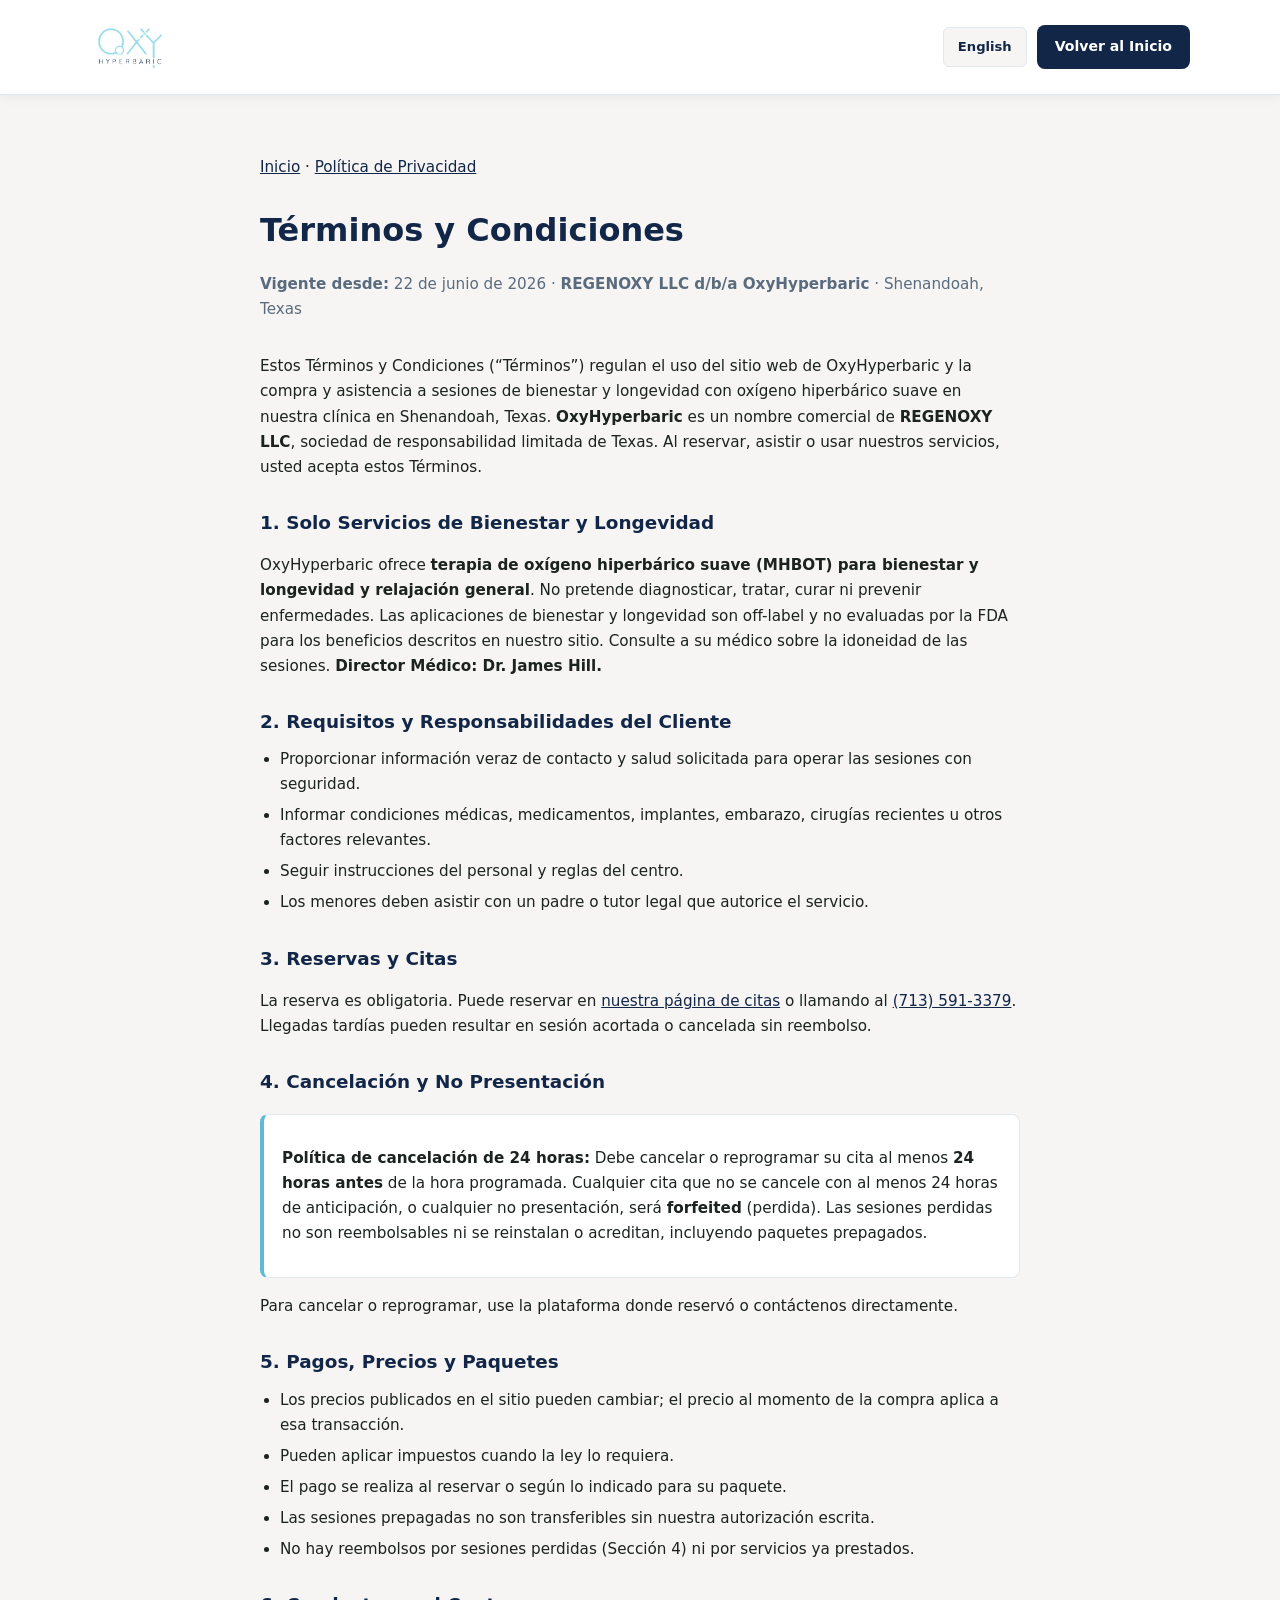
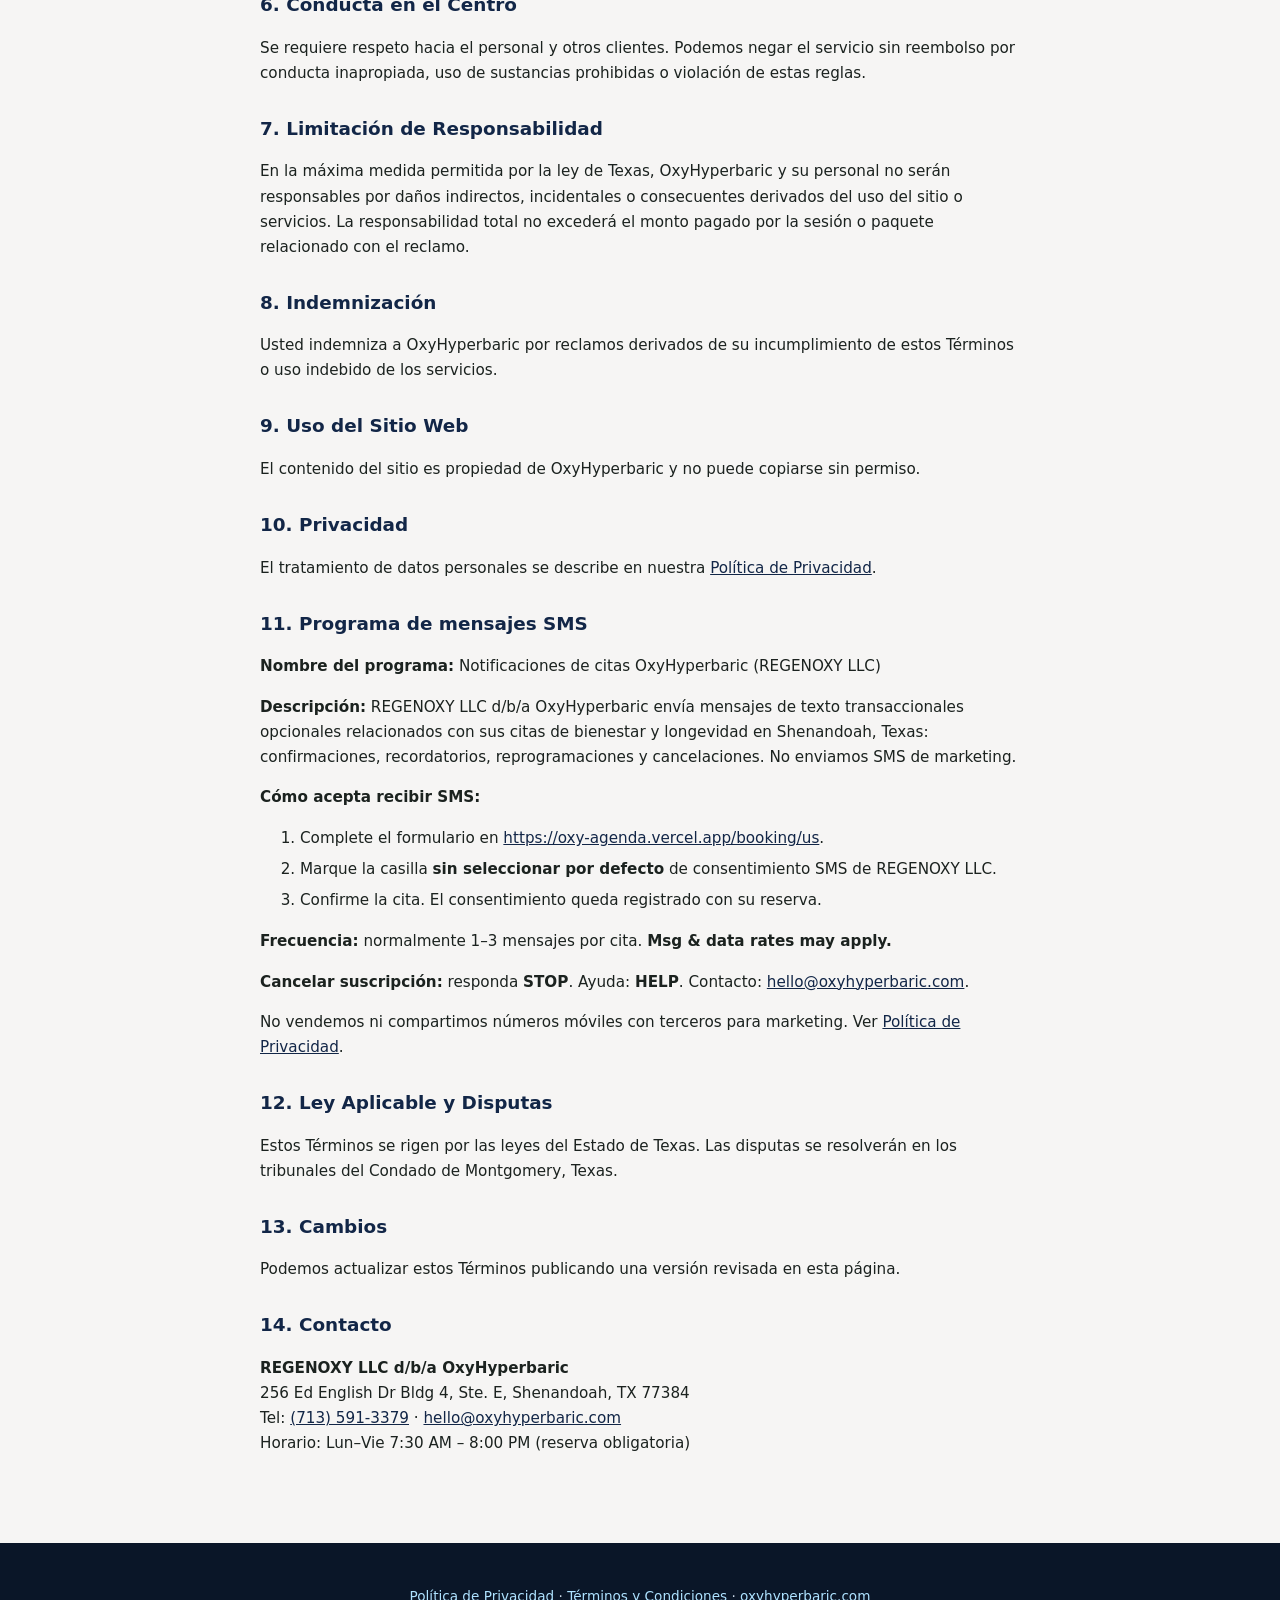
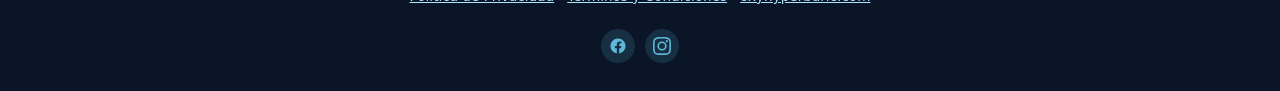
<file: terminos-y-condiciones/index.html>
<!DOCTYPE html>
<html lang="es">
<head>
    <meta charset="UTF-8">
    <meta name="viewport" content="width=device-width, initial-scale=1.0">
    <title>Términos y Condiciones | OxyHyperbaric — Shenandoah, TX</title>
    <meta name="description" content="Términos y condiciones de OxyHyperbaric. Política de cancelación 24 horas, pagos y servicios de bienestar y longevidad hiperbárico en Shenandoah, Texas.">
    <meta name="robots" content="index, follow">
    <link rel="canonical" href="https://oxyhyperbaric.com/es/terminos-y-condiciones">
    <link rel="alternate" hreflang="en" href="https://oxyhyperbaric.com/terms-and-conditions">
    <link rel="alternate" hreflang="es" href="https://oxyhyperbaric.com/es/terminos-y-condiciones">
    <link rel="icon" type="image/png" href="/assets/images/logo.png">
    <style>
        :root { --navy: #122647; --navy-deep: #0a1628; --cyan: #5eb8d9; --cyan-light: #aee2ff; --cream: #f6f5f4; --forest: #1b221f; --white: #ffffff; --muted: #5a6b7d; --border: #e2e8f0; }
        *, *::before, *::after { box-sizing: border-box; }
        html, body { margin: 0; padding: 0; background: var(--cream); color: var(--forest); font-family: 'Segoe UI', system-ui, sans-serif; line-height: 1.65; }
        a { color: var(--navy); }
        a:hover { color: var(--cyan); }
        .site-header { position: fixed; top: 0; left: 0; right: 0; z-index: 1000; background: var(--white); border-bottom: 1px solid var(--border); box-shadow: 0 2px 12px rgba(0,0,0,0.06); }
        .nav-wrap { display: flex; align-items: center; justify-content: space-between; gap: 12px; padding: 8px 20px; max-width: 1140px; margin: 0 auto; }
        .logo-link img { height: 78px; width: auto; display: block; }
        .btn { display: inline-flex; align-items: center; padding: 10px 18px; border-radius: 8px; font-weight: 700; font-size: 0.88rem; text-decoration: none; }
        .btn-primary { background: var(--navy); color: var(--white); }
        .btn-lang { padding: 8px 14px; font-size: 0.82rem; background: var(--cream); color: var(--navy); border: 1px solid var(--border); border-radius: 6px; font-weight: 700; text-decoration: none; }
        body { padding-top: 100px; }
        .legal-wrap { max-width: 800px; margin: 0 auto; padding: 40px 20px 72px; }
        .legal-wrap h1 { color: var(--navy); font-size: clamp(1.6rem, 3vw, 2rem); margin: 0 0 8px; }
        .legal-meta { color: var(--muted); font-size: 0.9rem; margin-bottom: 32px; }
        .legal-wrap h2 { color: var(--navy); font-size: 1.15rem; margin: 28px 0 10px; }
        .legal-wrap p, .legal-wrap li { font-size: 0.95rem; }
        .legal-wrap ul { padding-left: 1.25rem; margin: 0 0 14px; }
        .legal-wrap li { margin-bottom: 6px; }
        .legal-highlight { background: var(--white); border: 1px solid var(--border); border-left: 4px solid var(--cyan); padding: 16px 18px; border-radius: 8px; margin: 16px 0; }
        .legal-nav { margin-bottom: 24px; font-size: 0.9rem; }
        footer { background: var(--navy-deep); color: #c8d6e5; padding: 28px 20px; font-size: 0.85rem; text-align: center; }
        footer a { color: var(--cyan-light); }
    </style>
    <!-- Meta Pixel -->
    <script src="/assets/js/meta-pixel.js"></script>
    <noscript><img height="1" width="1" style="display:none" src="https://www.facebook.com/tr?id=1934798400510737&ev=PageView&noscript=1" alt="" /></noscript>
</head>
<body>
    <header class="site-header">
        <div class="nav-wrap">
            <a href="/es/" class="logo-link"><img src="/assets/images/logo-light.jpg" alt="OxyHyperbaric" width="200" height="78"></a>
            <div style="display:flex;gap:10px;align-items:center;">
                <a href="/terms-and-conditions" class="btn-lang" hreflang="en" lang="en">English</a>
                <a href="/es/" class="btn btn-primary">Volver al Inicio</a>
            </div>
        </div>
    </header>

    <main class="legal-wrap">
        <p class="legal-nav"><a href="/es/">Inicio</a> · <a href="/politica-de-privacidad">Política de Privacidad</a></p>
        <h1>Términos y Condiciones</h1>
        <p class="legal-meta"><strong>Vigente desde:</strong> 22 de junio de 2026 · <strong>REGENOXY LLC d/b/a OxyHyperbaric</strong> · Shenandoah, Texas</p>

        <p>Estos Términos y Condiciones (“Términos”) regulan el uso del sitio web de OxyHyperbaric y la compra y asistencia a sesiones de bienestar y longevidad con oxígeno hiperbárico suave en nuestra clínica en Shenandoah, Texas. <strong>OxyHyperbaric</strong> es un nombre comercial de <strong>REGENOXY LLC</strong>, sociedad de responsabilidad limitada de Texas. Al reservar, asistir o usar nuestros servicios, usted acepta estos Términos.</p>

        <h2>1. Solo Servicios de Bienestar y Longevidad</h2>
        <p>OxyHyperbaric ofrece <strong>terapia de oxígeno hiperbárico suave (MHBOT) para bienestar y longevidad y relajación general</strong>. No pretende diagnosticar, tratar, curar ni prevenir enfermedades. Las aplicaciones de bienestar y longevidad son off-label y no evaluadas por la FDA para los beneficios descritos en nuestro sitio. Consulte a su médico sobre la idoneidad de las sesiones. <strong>Director Médico: Dr. James Hill.</strong></p>

        <h2>2. Requisitos y Responsabilidades del Cliente</h2>
        <ul>
            <li>Proporcionar información veraz de contacto y salud solicitada para operar las sesiones con seguridad.</li>
            <li>Informar condiciones médicas, medicamentos, implantes, embarazo, cirugías recientes u otros factores relevantes.</li>
            <li>Seguir instrucciones del personal y reglas del centro.</li>
            <li>Los menores deben asistir con un padre o tutor legal que autorice el servicio.</li>
        </ul>

        <h2>3. Reservas y Citas</h2>
        <p>La reserva es obligatoria. Puede reservar en <a href="https://oxy-agenda.vercel.app/booking/us">nuestra página de citas</a> o llamando al <a href="tel:7135913379">(713) 591-3379</a>. Llegadas tardías pueden resultar en sesión acortada o cancelada sin reembolso.</p>

        <h2>4. Cancelación y No Presentación</h2>
        <div class="legal-highlight">
            <p><strong>Política de cancelación de 24 horas:</strong> Debe cancelar o reprogramar su cita al menos <strong>24 horas antes</strong> de la hora programada. Cualquier cita que no se cancele con al menos 24 horas de anticipación, o cualquier no presentación, será <strong>forfeited</strong> (perdida). Las sesiones perdidas no son reembolsables ni se reinstalan o acreditan, incluyendo paquetes prepagados.</p>
        </div>
        <p>Para cancelar o reprogramar, use la plataforma donde reservó o contáctenos directamente.</p>

        <h2>5. Pagos, Precios y Paquetes</h2>
        <ul>
            <li>Los precios publicados en el sitio pueden cambiar; el precio al momento de la compra aplica a esa transacción.</li>
            <li>Pueden aplicar impuestos cuando la ley lo requiera.</li>
            <li>El pago se realiza al reservar o según lo indicado para su paquete.</li>
            <li>Las sesiones prepagadas no son transferibles sin nuestra autorización escrita.</li>
            <li>No hay reembolsos por sesiones perdidas (Sección 4) ni por servicios ya prestados.</li>
        </ul>

        <h2>6. Conducta en el Centro</h2>
        <p>Se requiere respeto hacia el personal y otros clientes. Podemos negar el servicio sin reembolso por conducta inapropiada, uso de sustancias prohibidas o violación de estas reglas.</p>

        <h2>7. Limitación de Responsabilidad</h2>
        <p>En la máxima medida permitida por la ley de Texas, OxyHyperbaric y su personal no serán responsables por daños indirectos, incidentales o consecuentes derivados del uso del sitio o servicios. La responsabilidad total no excederá el monto pagado por la sesión o paquete relacionado con el reclamo.</p>

        <h2>8. Indemnización</h2>
        <p>Usted indemniza a OxyHyperbaric por reclamos derivados de su incumplimiento de estos Términos o uso indebido de los servicios.</p>

        <h2>9. Uso del Sitio Web</h2>
        <p>El contenido del sitio es propiedad de OxyHyperbaric y no puede copiarse sin permiso.</p>

        <h2>10. Privacidad</h2>
        <p>El tratamiento de datos personales se describe en nuestra <a href="/politica-de-privacidad">Política de Privacidad</a>.</p>

        <h2 id="sms-messaging">11. Programa de mensajes SMS</h2>
        <p><strong>Nombre del programa:</strong> Notificaciones de citas OxyHyperbaric (REGENOXY LLC)</p>
        <p><strong>Descripción:</strong> REGENOXY LLC d/b/a OxyHyperbaric envía mensajes de texto transaccionales opcionales relacionados con sus citas de bienestar y longevidad en Shenandoah, Texas: confirmaciones, recordatorios, reprogramaciones y cancelaciones. No enviamos SMS de marketing.</p>
        <p><strong>Cómo acepta recibir SMS:</strong></p>
        <ol>
            <li>Complete el formulario en <a href="https://oxy-agenda.vercel.app/booking/us">https://oxy-agenda.vercel.app/booking/us</a>.</li>
            <li>Marque la casilla <strong>sin seleccionar por defecto</strong> de consentimiento SMS de REGENOXY LLC.</li>
            <li>Confirme la cita. El consentimiento queda registrado con su reserva.</li>
        </ol>
        <p><strong>Frecuencia:</strong> normalmente 1–3 mensajes por cita. <strong>Msg &amp; data rates may apply.</strong></p>
        <p><strong>Cancelar suscripción:</strong> responda <strong>STOP</strong>. Ayuda: <strong>HELP</strong>. Contacto: <a href="mailto:hello@oxyhyperbaric.com">hello@oxyhyperbaric.com</a>.</p>
        <p>No vendemos ni compartimos números móviles con terceros para marketing. Ver <a href="/politica-de-privacidad">Política de Privacidad</a>.</p>

        <h2>12. Ley Aplicable y Disputas</h2>
        <p>Estos Términos se rigen por las leyes del Estado de Texas. Las disputas se resolverán en los tribunales del Condado de Montgomery, Texas.</p>

        <h2>13. Cambios</h2>
        <p>Podemos actualizar estos Términos publicando una versión revisada en esta página.</p>

        <h2>14. Contacto</h2>
        <p>
            <strong>REGENOXY LLC d/b/a OxyHyperbaric</strong><br>
            256 Ed English Dr Bldg 4, Ste. E, Shenandoah, TX 77384<br>
            Tel: <a href="tel:7135913379">(713) 591-3379</a> · <a href="mailto:hello@oxyhyperbaric.com">hello@oxyhyperbaric.com</a><br>
            Horario: Lun–Vie 7:30 AM – 8:00 PM (reserva obligatoria)
        </p>
    </main>

    <footer>
        <p><a href="/politica-de-privacidad">Política de Privacidad</a> · <a href="/terminos-y-condiciones">Términos y Condiciones</a> · <a href="/es/">oxyhyperbaric.com</a></p>
        <div class="social-icons" style="display:inline-flex;align-items:center;gap:10px;margin-top:8px;" aria-label="Redes sociales OxyHyperbaric"><a href="https://www.facebook.com/oxyhyperbaric" target="_blank" rel="noopener noreferrer" aria-label="Facebook OxyHyperbaric" style="display:inline-flex;align-items:center;justify-content:center;width:34px;height:34px;border-radius:50%;background:rgba(94,184,217,0.15);color:#5eb8d9;text-decoration:none;"><svg xmlns="http://www.w3.org/2000/svg" viewBox="0 0 24 24" width="18" height="18" aria-hidden="true"><path fill="currentColor" d="M22 12c0-5.523-4.477-10-10-10S2 6.477 2 12c0 4.991 3.657 9.128 8.438 9.878v-6.987h-2.54V12h2.54V9.797c0-2.506 1.492-3.89 3.777-3.89 1.094 0 2.238.195 2.238.195v2.46h-1.26c-1.243 0-1.63.771-1.63 1.562V12h2.773l-.443 2.89h-2.33v6.988C18.343 21.128 22 16.991 22 12z"/></svg></a><a href="https://www.instagram.com/oxyhyperbaric" target="_blank" rel="noopener noreferrer" aria-label="Instagram OxyHyperbaric" style="display:inline-flex;align-items:center;justify-content:center;width:34px;height:34px;border-radius:50%;background:rgba(94,184,217,0.15);color:#5eb8d9;text-decoration:none;"><svg xmlns="http://www.w3.org/2000/svg" viewBox="0 0 24 24" width="18" height="18" aria-hidden="true"><path fill="currentColor" d="M12 2.163c3.204 0 3.584.012 4.85.07 3.252.148 4.771 1.691 4.919 4.919.058 1.265.069 1.645.069 4.849 0 3.205-.012 3.584-.069 4.849-.149 3.225-1.664 4.771-4.919 4.919-1.266.058-1.644.07-4.85.07-3.204 0-3.584-.012-4.849-.07-3.26-.149-4.771-1.699-4.919-4.92-.058-1.265-.07-1.644-.07-4.849 0-3.204.013-3.583.07-4.849.149-3.227 1.664-4.771 4.919-4.919 1.266-.057 1.645-.069 4.849-.069zM12 0C8.741 0 8.333.014 7.053.072 2.695.272.273 2.69.073 7.052.014 8.333 0 8.741 0 12c0 3.259.014 3.668.072 4.948.2 4.358 2.618 6.78 6.98 6.98 1.281.058 1.689.072 4.948.072 3.259 0 3.668-.014 4.948-.072 4.354-.2 6.782-2.618 6.979-6.98.059-1.28.073-1.689.073-4.948 0-3.259-.014-3.667-.072-4.947-.196-4.354-2.617-6.78-6.979-6.98C15.668.014 15.259 0 12 0zm0 5.838a6.162 6.162 0 100 12.324 6.162 6.162 0 000-12.324zM12 16a4 4 0 110-8 4 4 0 010 8zm6.406-11.845a1.44 1.44 0 100 2.881 1.44 1.44 0 000-2.881z"/></svg></a></div>
    </footer>
</body>
</html>
</file>
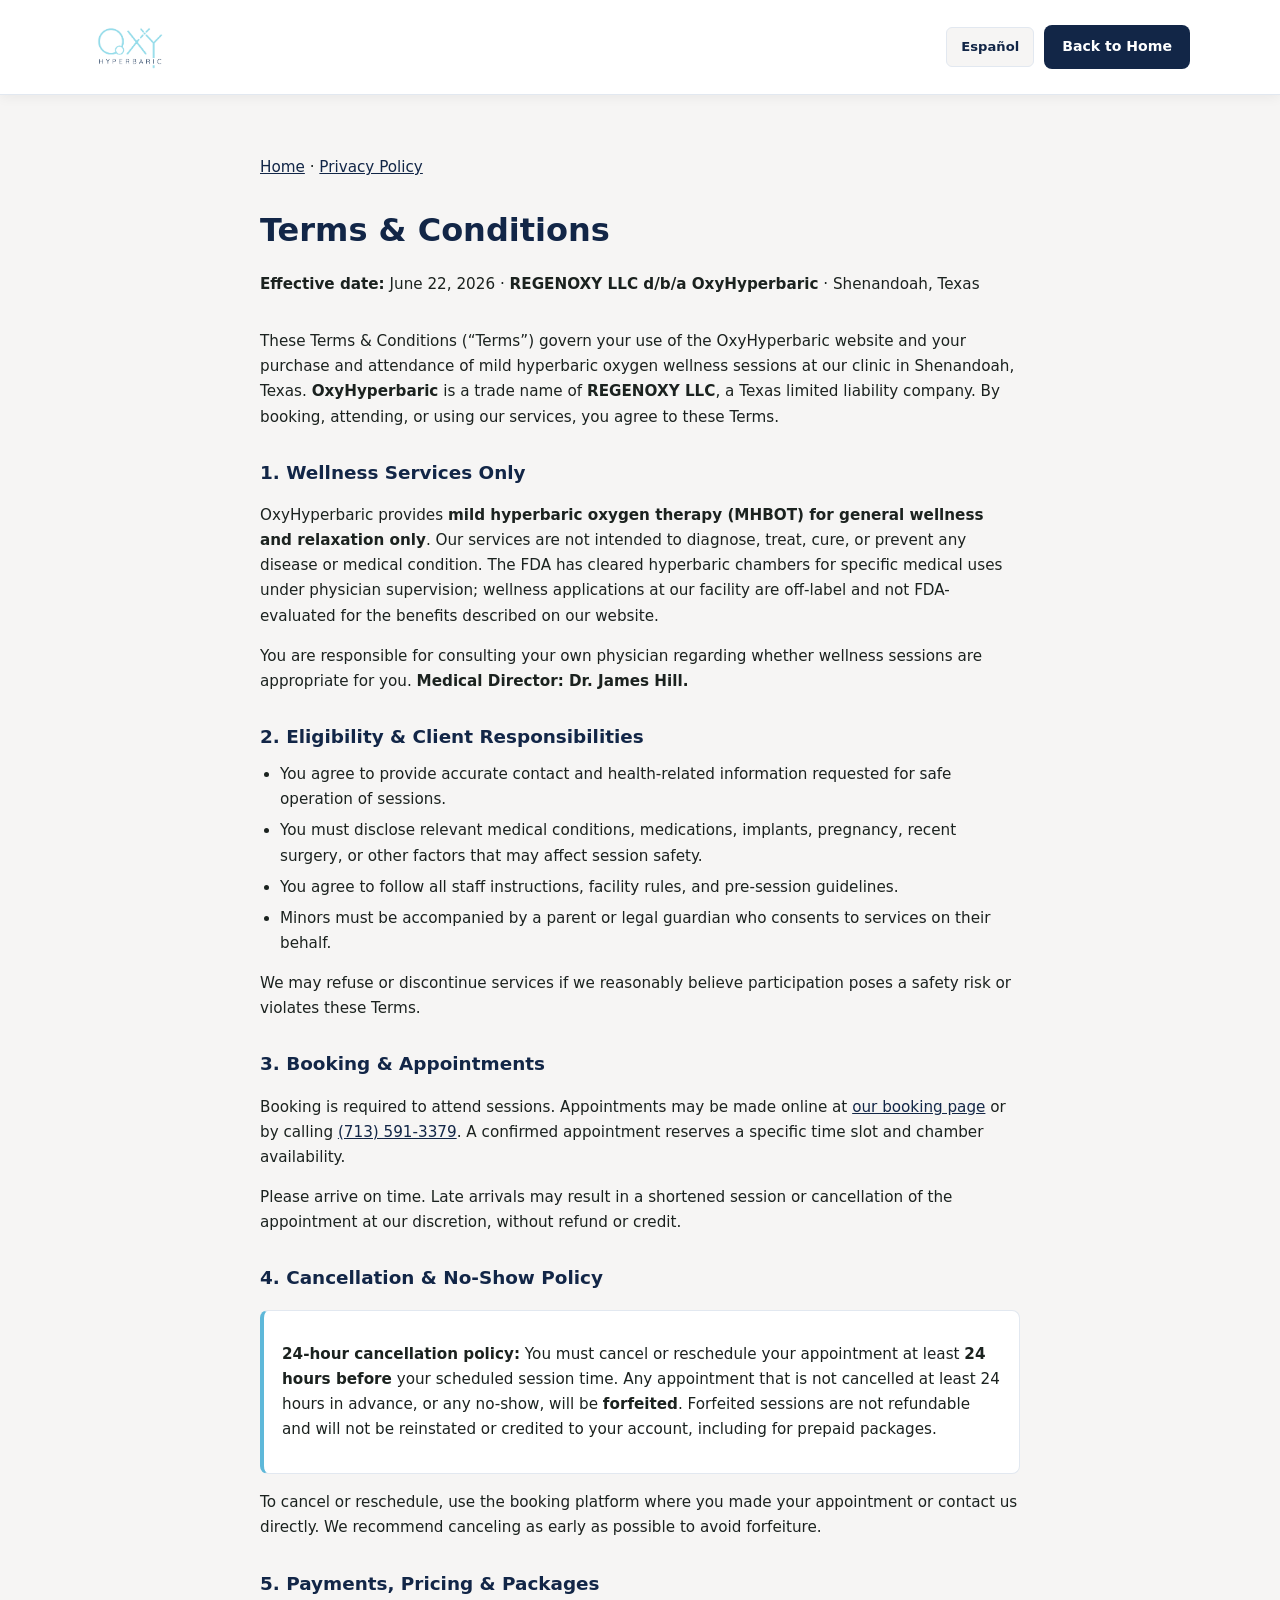
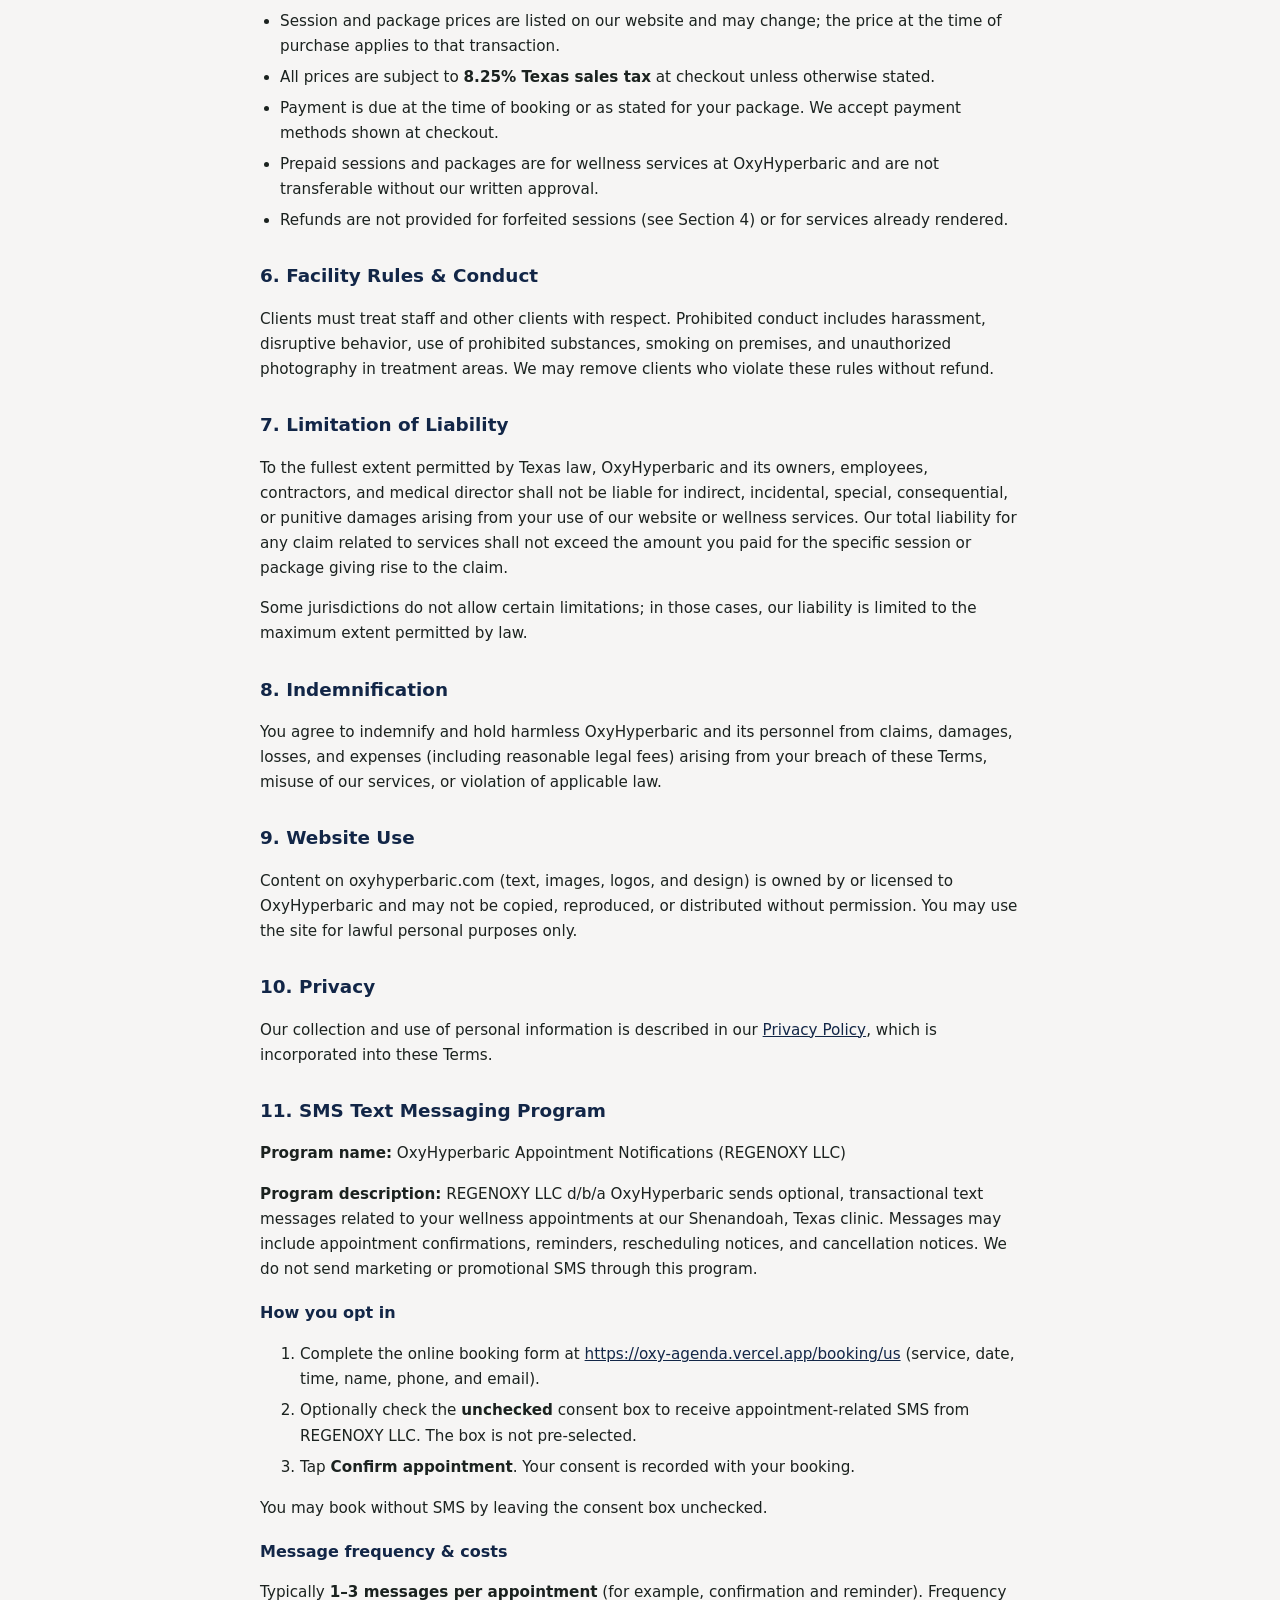
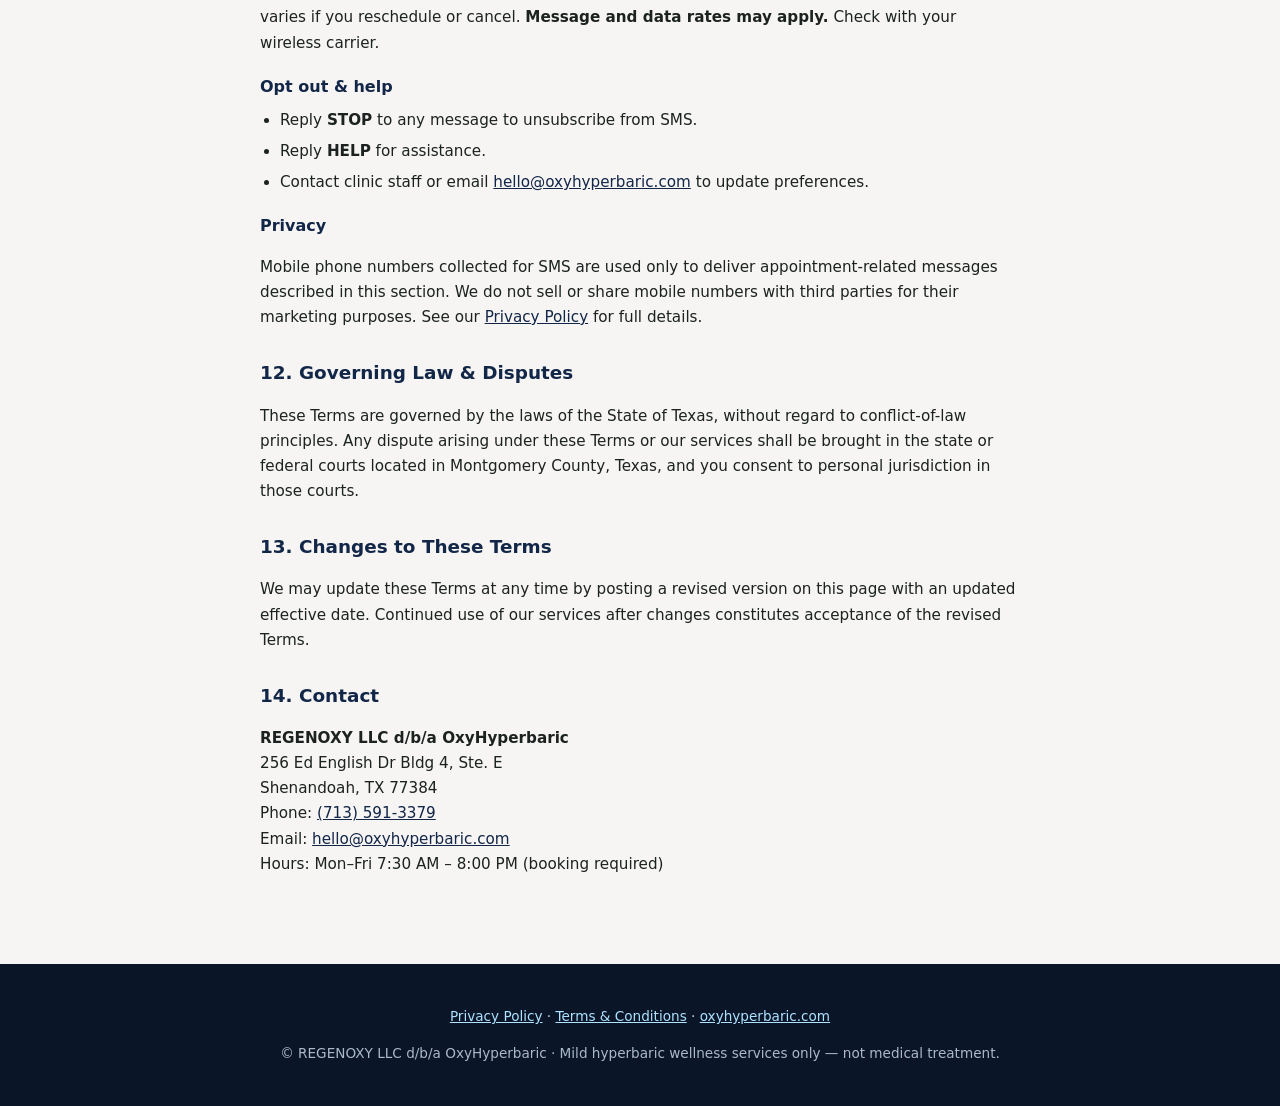
<file: terms-and-conditions/index.html>
<!DOCTYPE html>
<html lang="en">
<head>
    <meta charset="UTF-8">
    <meta name="viewport" content="width=device-width, initial-scale=1.0">
    <title>Terms &amp; Conditions | OxyHyperbaric — Shenandoah, TX</title>
    <meta name="description" content="Terms and Conditions for OxyHyperbaric mild hyperbaric wellness sessions in Shenandoah, Texas. Booking, cancellation, payment, and wellness policies.">
    <meta name="robots" content="index, follow">
    <link rel="canonical" href="https://oxyhyperbaric.com/terms-and-conditions">
    <link rel="alternate" hreflang="en" href="https://oxyhyperbaric.com/terms-and-conditions">
    <link rel="alternate" hreflang="es" href="https://oxyhyperbaric.com/es/terminos-y-condiciones">
    <link rel="icon" type="image/png" href="/assets/images/logo.png">
    <style>
        :root {
            --navy: #122647;
            --navy-deep: #0a1628;
            --cyan: #5eb8d9;
            --cyan-light: #aee2ff;
            --cream: #f6f5f4;
            --forest: #1b221f;
            --white: #ffffff;
            --muted: #5a6b7d;
            --border: #e2e8f0;
        }
        *, *::before, *::after { box-sizing: border-box; }
        html, body { margin: 0; padding: 0; background: var(--cream); color: var(--forest); font-family: 'Segoe UI', system-ui, -apple-system, sans-serif; line-height: 1.65; }
        a { color: var(--navy); }
        a:hover { color: var(--cyan); }
        .site-header { position: fixed; top: 0; left: 0; right: 0; z-index: 1000; background: var(--white); border-bottom: 1px solid var(--border); box-shadow: 0 2px 12px rgba(0,0,0,0.06); }
        .nav-wrap { display: flex; align-items: center; justify-content: space-between; gap: 12px; padding: 8px 20px; max-width: 1140px; margin: 0 auto; }
        .logo-link img { height: 78px; width: auto; display: block; }
        .btn { display: inline-flex; align-items: center; padding: 10px 18px; border-radius: 8px; font-weight: 700; font-size: 0.88rem; text-decoration: none; }
        .btn-primary { background: var(--navy); color: var(--white); }
        .btn-lang { padding: 8px 14px; font-size: 0.82rem; background: var(--cream); color: var(--navy); border: 1px solid var(--border); border-radius: 6px; font-weight: 700; text-decoration: none; }
        body { padding-top: 100px; }
        .legal-wrap { max-width: 800px; margin: 0 auto; padding: 40px 20px 72px; }
        .legal-wrap h1 { color: var(--navy); font-size: clamp(1.6rem, 3vw, 2rem); margin: 0 0 8px; }
        .legal-meta { color: var(--muted); font-size: 0.9rem; margin-bottom: 32px; }
        .legal-wrap h2 { color: var(--navy); font-size: 1.15rem; margin: 28px 0 10px; }
        .legal-wrap p, .legal-wrap li { color: var(--forest); font-size: 0.95rem; }
        .legal-wrap ul { padding-left: 1.25rem; margin: 0 0 14px; }
        .legal-wrap li { margin-bottom: 6px; }
        .legal-highlight { background: var(--white); border: 1px solid var(--border); border-left: 4px solid var(--cyan); padding: 16px 18px; border-radius: 8px; margin: 16px 0; }
        .legal-nav { margin-bottom: 24px; font-size: 0.9rem; }
        footer { background: var(--navy-deep); color: #c8d6e5; padding: 28px 20px; font-size: 0.85rem; text-align: center; }
        footer a { color: var(--cyan-light); }
    </style>
    <!-- Meta Pixel -->
    <script src="/assets/js/meta-pixel.js"></script>
    <noscript><img height="1" width="1" style="display:none" src="https://www.facebook.com/tr?id=1934798400510737&ev=PageView&noscript=1" alt="" /></noscript>
</head>
<body>
    <header class="site-header">
        <div class="nav-wrap">
            <a href="/" class="logo-link" aria-label="OxyHyperbaric home">
                <img src="/assets/images/logo-light.jpg" alt="OxyHyperbaric" width="200" height="78">
            </a>
            <div style="display:flex;gap:10px;align-items:center;">
                <a href="/es/terminos-y-condiciones" class="btn-lang" hreflang="es" lang="es">Español</a>
                <a href="/" class="btn btn-primary">Back to Home</a>
            </div>
        </div>
    </header>

    <main class="legal-wrap">
        <p class="legal-nav"><a href="/">Home</a> · <a href="/privacy-policy">Privacy Policy</a></p>
        <h1>Terms &amp; Conditions</h1>
        <p class="legal-meta"><strong>Effective date:</strong> June 22, 2026 · <strong>REGENOXY LLC d/b/a OxyHyperbaric</strong> · Shenandoah, Texas</p>

        <p>These Terms &amp; Conditions (“Terms”) govern your use of the OxyHyperbaric website and your purchase and attendance of mild hyperbaric oxygen wellness sessions at our clinic in Shenandoah, Texas. <strong>OxyHyperbaric</strong> is a trade name of <strong>REGENOXY LLC</strong>, a Texas limited liability company. By booking, attending, or using our services, you agree to these Terms.</p>

        <h2>1. Wellness Services Only</h2>
        <p>OxyHyperbaric provides <strong>mild hyperbaric oxygen therapy (MHBOT) for general wellness and relaxation only</strong>. Our services are not intended to diagnose, treat, cure, or prevent any disease or medical condition. The FDA has cleared hyperbaric chambers for specific medical uses under physician supervision; wellness applications at our facility are off-label and not FDA-evaluated for the benefits described on our website.</p>
        <p>You are responsible for consulting your own physician regarding whether wellness sessions are appropriate for you. <strong>Medical Director: Dr. James Hill.</strong></p>

        <h2>2. Eligibility &amp; Client Responsibilities</h2>
        <ul>
            <li>You agree to provide accurate contact and health-related information requested for safe operation of sessions.</li>
            <li>You must disclose relevant medical conditions, medications, implants, pregnancy, recent surgery, or other factors that may affect session safety.</li>
            <li>You agree to follow all staff instructions, facility rules, and pre-session guidelines.</li>
            <li>Minors must be accompanied by a parent or legal guardian who consents to services on their behalf.</li>
        </ul>
        <p>We may refuse or discontinue services if we reasonably believe participation poses a safety risk or violates these Terms.</p>

        <h2>3. Booking &amp; Appointments</h2>
        <p>Booking is required to attend sessions. Appointments may be made online at <a href="https://oxy-agenda.vercel.app/booking/us">our booking page</a> or by calling <a href="tel:7135913379">(713) 591-3379</a>. A confirmed appointment reserves a specific time slot and chamber availability.</p>
        <p>Please arrive on time. Late arrivals may result in a shortened session or cancellation of the appointment at our discretion, without refund or credit.</p>

        <h2>4. Cancellation &amp; No-Show Policy</h2>
        <div class="legal-highlight">
            <p><strong>24-hour cancellation policy:</strong> You must cancel or reschedule your appointment at least <strong>24 hours before</strong> your scheduled session time. Any appointment that is not cancelled at least 24 hours in advance, or any no-show, will be <strong>forfeited</strong>. Forfeited sessions are not refundable and will not be reinstated or credited to your account, including for prepaid packages.</p>
        </div>
        <p>To cancel or reschedule, use the booking platform where you made your appointment or contact us directly. We recommend canceling as early as possible to avoid forfeiture.</p>

        <h2>5. Payments, Pricing &amp; Packages</h2>
        <ul>
            <li>Session and package prices are listed on our website and may change; the price at the time of purchase applies to that transaction.</li>
            <li>All prices are subject to <strong>8.25% Texas sales tax</strong> at checkout unless otherwise stated.</li>
            <li>Payment is due at the time of booking or as stated for your package. We accept payment methods shown at checkout.</li>
            <li>Prepaid sessions and packages are for wellness services at OxyHyperbaric and are not transferable without our written approval.</li>
            <li>Refunds are not provided for forfeited sessions (see Section 4) or for services already rendered.</li>
        </ul>

        <h2>6. Facility Rules &amp; Conduct</h2>
        <p>Clients must treat staff and other clients with respect. Prohibited conduct includes harassment, disruptive behavior, use of prohibited substances, smoking on premises, and unauthorized photography in treatment areas. We may remove clients who violate these rules without refund.</p>

        <h2>7. Limitation of Liability</h2>
        <p>To the fullest extent permitted by Texas law, OxyHyperbaric and its owners, employees, contractors, and medical director shall not be liable for indirect, incidental, special, consequential, or punitive damages arising from your use of our website or wellness services. Our total liability for any claim related to services shall not exceed the amount you paid for the specific session or package giving rise to the claim.</p>
        <p>Some jurisdictions do not allow certain limitations; in those cases, our liability is limited to the maximum extent permitted by law.</p>

        <h2>8. Indemnification</h2>
        <p>You agree to indemnify and hold harmless OxyHyperbaric and its personnel from claims, damages, losses, and expenses (including reasonable legal fees) arising from your breach of these Terms, misuse of our services, or violation of applicable law.</p>

        <h2>9. Website Use</h2>
        <p>Content on oxyhyperbaric.com (text, images, logos, and design) is owned by or licensed to OxyHyperbaric and may not be copied, reproduced, or distributed without permission. You may use the site for lawful personal purposes only.</p>

        <h2>10. Privacy</h2>
        <p>Our collection and use of personal information is described in our <a href="/privacy-policy">Privacy Policy</a>, which is incorporated into these Terms.</p>

        <h2 id="sms-messaging">11. SMS Text Messaging Program</h2>
        <p><strong>Program name:</strong> OxyHyperbaric Appointment Notifications (REGENOXY LLC)</p>
        <p><strong>Program description:</strong> REGENOXY LLC d/b/a OxyHyperbaric sends optional, transactional text messages related to your wellness appointments at our Shenandoah, Texas clinic. Messages may include appointment confirmations, reminders, rescheduling notices, and cancellation notices. We do not send marketing or promotional SMS through this program.</p>

        <h3 style="font-size:1rem;color:var(--navy);margin:18px 0 8px;">How you opt in</h3>
        <ol>
            <li>Complete the online booking form at <a href="https://oxy-agenda.vercel.app/booking/us">https://oxy-agenda.vercel.app/booking/us</a> (service, date, time, name, phone, and email).</li>
            <li>Optionally check the <strong>unchecked</strong> consent box to receive appointment-related SMS from REGENOXY LLC. The box is not pre-selected.</li>
            <li>Tap <strong>Confirm appointment</strong>. Your consent is recorded with your booking.</li>
        </ol>
        <p>You may book without SMS by leaving the consent box unchecked.</p>

        <h3 style="font-size:1rem;color:var(--navy);margin:18px 0 8px;">Message frequency &amp; costs</h3>
        <p>Typically <strong>1–3 messages per appointment</strong> (for example, confirmation and reminder). Frequency varies if you reschedule or cancel. <strong>Message and data rates may apply.</strong> Check with your wireless carrier.</p>

        <h3 style="font-size:1rem;color:var(--navy);margin:18px 0 8px;">Opt out &amp; help</h3>
        <ul>
            <li>Reply <strong>STOP</strong> to any message to unsubscribe from SMS.</li>
            <li>Reply <strong>HELP</strong> for assistance.</li>
            <li>Contact clinic staff or email <a href="mailto:hello@oxyhyperbaric.com">hello@oxyhyperbaric.com</a> to update preferences.</li>
        </ul>

        <h3 style="font-size:1rem;color:var(--navy);margin:18px 0 8px;">Privacy</h3>
        <p>Mobile phone numbers collected for SMS are used only to deliver appointment-related messages described in this section. We do not sell or share mobile numbers with third parties for their marketing purposes. See our <a href="/privacy-policy">Privacy Policy</a> for full details.</p>

        <h2>12. Governing Law &amp; Disputes</h2>
        <p>These Terms are governed by the laws of the State of Texas, without regard to conflict-of-law principles. Any dispute arising under these Terms or our services shall be brought in the state or federal courts located in Montgomery County, Texas, and you consent to personal jurisdiction in those courts.</p>

        <h2>13. Changes to These Terms</h2>
        <p>We may update these Terms at any time by posting a revised version on this page with an updated effective date. Continued use of our services after changes constitutes acceptance of the revised Terms.</p>

        <h2>14. Contact</h2>
        <p>
            <strong>REGENOXY LLC d/b/a OxyHyperbaric</strong><br>
            256 Ed English Dr Bldg 4, Ste. E<br>
            Shenandoah, TX 77384<br>
            Phone: <a href="tel:7135913379">(713) 591-3379</a><br>
            Email: <a href="mailto:hello@oxyhyperbaric.com">hello@oxyhyperbaric.com</a><br>
            Hours: Mon–Fri 7:30 AM – 8:00 PM (booking required)
        </p>
    </main>

    <footer>
        <p><a href="/privacy-policy">Privacy Policy</a> · <a href="/terms-and-conditions">Terms &amp; Conditions</a> · <a href="/">oxyhyperbaric.com</a></p>
        <p style="margin-top:8px;opacity:0.85;">© REGENOXY LLC d/b/a OxyHyperbaric · Mild hyperbaric wellness services only — not medical treatment.</p>
    </footer>
</body>
</html>
</file>
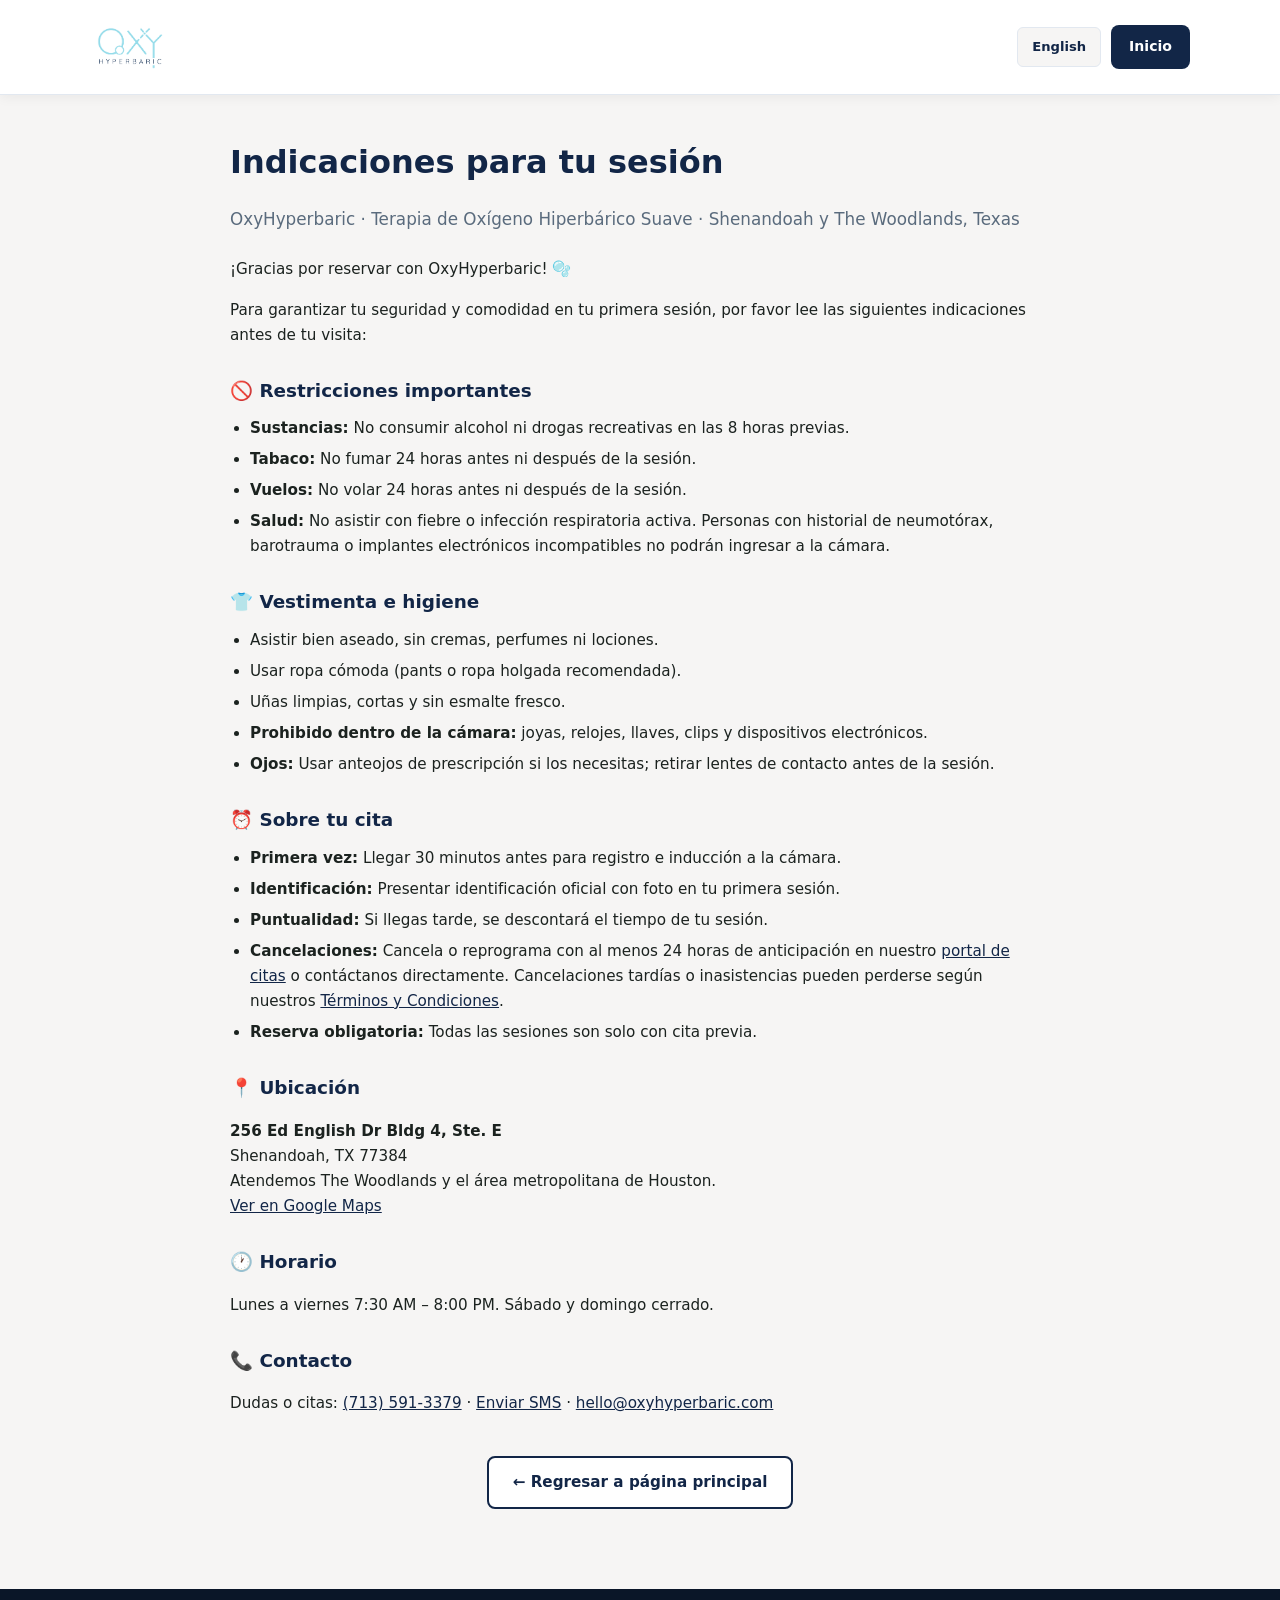
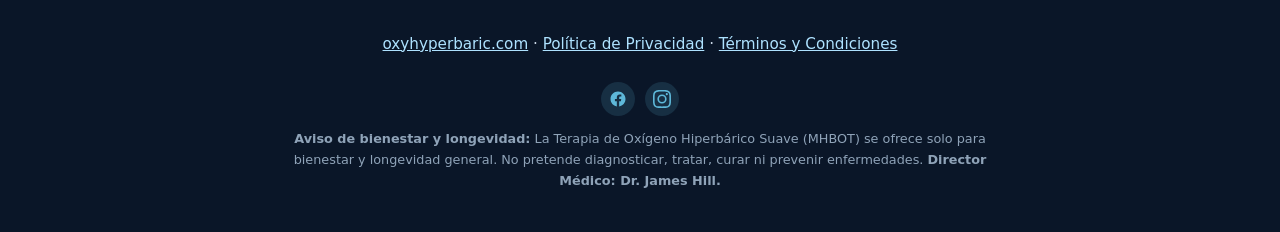
<file: es/indicaciones-para-sesiones/index.html>
<!DOCTYPE html>
<html lang="es">
<head>
    <meta charset="UTF-8">
    <meta name="viewport" content="width=device-width, initial-scale=1.0">
    <title>Indicaciones para tu sesión | OxyHyperbaric — Shenandoah y The Woodlands, TX</title>
    <meta name="description" content="Cómo prepararte para tu primera sesión de oxígeno hiperbárico suave en OxyHyperbaric, Shenandoah, Texas: restricciones, vestimenta, puntualidad, ubicación y contacto.">
    <meta name="robots" content="index, follow">
    <link rel="canonical" href="https://oxyhyperbaric.com/es/indicaciones-para-sesiones/">
    <link rel="alternate" hreflang="es" href="https://oxyhyperbaric.com/es/indicaciones-para-sesiones/">
    <link rel="alternate" hreflang="en" href="https://oxyhyperbaric.com/session-instructions/">
    <link rel="icon" type="image/png" href="/assets/images/logo.png">
    <style>
        :root {
            --navy: #122647;
            --navy-deep: #0a1628;
            --cyan: #5eb8d9;
            --cyan-light: #aee2ff;
            --cream: #f6f5f4;
            --forest: #1b221f;
            --white: #ffffff;
            --muted: #5a6b7d;
            --border: #e2e8f0;
        }
        *, *::before, *::after { box-sizing: border-box; }
        html, body { margin: 0; padding: 0; background: var(--cream); color: var(--forest); font-family: 'Segoe UI', system-ui, -apple-system, sans-serif; line-height: 1.65; }
        a { color: var(--navy); }
        a:hover { color: var(--cyan); }
        .site-header { position: fixed; top: 0; left: 0; right: 0; z-index: 1000; background: var(--white); border-bottom: 1px solid var(--border); box-shadow: 0 2px 12px rgba(0,0,0,0.06); }
        .nav-wrap { display: flex; align-items: center; justify-content: space-between; gap: 12px; padding: 8px 20px; max-width: 1140px; margin: 0 auto; }
        .logo-link img { height: 78px; width: auto; display: block; }
        .btn { display: inline-flex; align-items: center; padding: 10px 18px; border-radius: 8px; font-weight: 700; font-size: 0.88rem; text-decoration: none; }
        .btn-primary { background: var(--navy); color: var(--white); }
        .btn-lang { padding: 8px 14px; font-size: 0.82rem; background: var(--cream); color: var(--navy); border: 1px solid var(--border); border-radius: 6px; font-weight: 700; text-decoration: none; }
        body { padding-top: 100px; }
        .page-wrap { max-width: 860px; margin: 0 auto; padding: 36px 20px 64px; }
        h1 { color: var(--navy); font-size: clamp(1.5rem, 3vw, 2rem); margin: 0 0 10px; }
        .lead { font-size: 1.05rem; color: var(--muted); margin-bottom: 24px; }
        h2 { color: var(--navy); font-size: 1.15rem; margin: 28px 0 10px; }
        p, li { font-size: 0.95rem; }
        ul { padding-left: 1.25rem; margin: 0 0 14px; }
        li { margin-bottom: 6px; }
        .btn-home-main { display: inline-flex; align-items: center; padding: 12px 24px; background: var(--white); color: var(--navy); border: 2px solid var(--navy); border-radius: 8px; font-weight: 700; text-decoration: none; margin-top: 8px; }
        .btn-home-main:hover { background: var(--navy); color: var(--white); }
        footer { background: var(--navy-deep); color: #c8d6e5; padding: 28px 20px; font-size: 0.85rem; text-align: center; }
        footer a { color: var(--cyan-light); }
        .disclaimer { font-size: 0.8rem; color: #8fa3b8; margin-top: 12px; max-width: 720px; margin-left: auto; margin-right: auto; }
        .social-icons { display: inline-flex; align-items: center; justify-content: center; gap: 10px; flex-wrap: wrap; margin-top: 10px; }
        .social-icons a {
            display: inline-flex; align-items: center; justify-content: center;
            width: 34px; height: 34px; border-radius: 50%;
            background: rgba(94, 184, 217, 0.15); color: var(--cyan);
            text-decoration: none; transition: background 0.2s, color 0.2s, transform 0.2s;
        }
        .social-icons a:hover { background: var(--cyan); color: var(--white); transform: translateY(-1px); }
    </style>
    <!-- Meta Pixel -->
    <script src="/assets/js/meta-pixel.js"></script>
    <noscript><img height="1" width="1" style="display:none" src="https://www.facebook.com/tr?id=1934798400510737&ev=PageView&noscript=1" alt="" /></noscript>
</head>
<body>
    <header class="site-header">
        <div class="nav-wrap">
            <a href="/es/" class="logo-link" aria-label="OxyHyperbaric inicio">
                <img src="/assets/images/logo-light.jpg" alt="OxyHyperbaric" width="200" height="78">
            </a>
            <div style="display:flex;gap:10px;align-items:center;">
                <a href="/session-instructions/" class="btn-lang" hreflang="en" lang="en">English</a>
                <a href="/es/" class="btn btn-primary">Inicio</a>
            </div>
        </div>
    </header>

    <main class="page-wrap">
        <h1>Indicaciones para tu sesión</h1>
        <p class="lead">OxyHyperbaric · Terapia de Oxígeno Hiperbárico Suave · Shenandoah y The Woodlands, Texas</p>

        <p>¡Gracias por reservar con OxyHyperbaric! 🫧</p>
        <p>Para garantizar tu seguridad y comodidad en tu primera sesión, por favor lee las siguientes indicaciones antes de tu visita:</p>

        <h2>🚫 Restricciones importantes</h2>
        <ul>
            <li><strong>Sustancias:</strong> No consumir alcohol ni drogas recreativas en las 8 horas previas.</li>
            <li><strong>Tabaco:</strong> No fumar 24 horas antes ni después de la sesión.</li>
            <li><strong>Vuelos:</strong> No volar 24 horas antes ni después de la sesión.</li>
            <li><strong>Salud:</strong> No asistir con fiebre o infección respiratoria activa. Personas con historial de neumotórax, barotrauma o implantes electrónicos incompatibles no podrán ingresar a la cámara.</li>
        </ul>

        <h2>👕 Vestimenta e higiene</h2>
        <ul>
            <li>Asistir bien aseado, sin cremas, perfumes ni lociones.</li>
            <li>Usar ropa cómoda (pants o ropa holgada recomendada).</li>
            <li>Uñas limpias, cortas y sin esmalte fresco.</li>
            <li><strong>Prohibido dentro de la cámara:</strong> joyas, relojes, llaves, clips y dispositivos electrónicos.</li>
            <li><strong>Ojos:</strong> Usar anteojos de prescripción si los necesitas; retirar lentes de contacto antes de la sesión.</li>
        </ul>

        <h2>⏰ Sobre tu cita</h2>
        <ul>
            <li><strong>Primera vez:</strong> Llegar 30 minutos antes para registro e inducción a la cámara.</li>
            <li><strong>Identificación:</strong> Presentar identificación oficial con foto en tu primera sesión.</li>
            <li><strong>Puntualidad:</strong> Si llegas tarde, se descontará el tiempo de tu sesión.</li>
            <li><strong>Cancelaciones:</strong> Cancela o reprograma con al menos 24 horas de anticipación en nuestro <a href="https://oxy-agenda.vercel.app/booking/us">portal de citas</a> o contáctanos directamente. Cancelaciones tardías o inasistencias pueden perderse según nuestros <a href="/es/terminos-y-condiciones">Términos y Condiciones</a>.</li>
            <li><strong>Reserva obligatoria:</strong> Todas las sesiones son solo con cita previa.</li>
        </ul>

        <h2>📍 Ubicación</h2>
        <p>
            <strong>256 Ed English Dr Bldg 4, Ste. E</strong><br>
            Shenandoah, TX 77384<br>
            Atendemos The Woodlands y el área metropolitana de Houston.<br>
            <a href="https://www.google.com/maps/place/OXYHYPERBARIC/@30.1890786,-95.4525649,17z" target="_blank" rel="noopener">Ver en Google Maps</a>
        </p>

        <h2>🕐 Horario</h2>
        <p>Lunes a viernes 7:30 AM – 8:00 PM. Sábado y domingo cerrado.</p>

        <h2>📞 Contacto</h2>
        <p>
            Dudas o citas: <a href="tel:7135913379">(713) 591-3379</a> · <a href="sms:7135913379">Enviar SMS</a> · <a href="mailto:hello@oxyhyperbaric.com">hello@oxyhyperbaric.com</a>
        </p>

        <p style="text-align:center;margin-top:32px;">
            <a href="/es/" class="btn-home-main">← Regresar a página principal</a>
        </p>
    </main>

    <footer>
        <p><a href="/es/">oxyhyperbaric.com</a> · <a href="/es/politica-de-privacidad">Política de Privacidad</a> · <a href="/es/terminos-y-condiciones">Términos y Condiciones</a></p>
        <div class="social-icons" aria-label="Redes sociales OxyHyperbaric">
            <a href="https://www.facebook.com/oxyhyperbaric" target="_blank" rel="noopener noreferrer" aria-label="Facebook OxyHyperbaric"><svg xmlns="http://www.w3.org/2000/svg" viewBox="0 0 24 24" width="18" height="18" aria-hidden="true"><path fill="currentColor" d="M22 12c0-5.523-4.477-10-10-10S2 6.477 2 12c0 4.991 3.657 9.128 8.438 9.878v-6.987h-2.54V12h2.54V9.797c0-2.506 1.492-3.89 3.777-3.89 1.094 0 2.238.195 2.238.195v2.46h-1.26c-1.243 0-1.63.771-1.63 1.562V12h2.773l-.443 2.89h-2.33v6.988C18.343 21.128 22 16.991 22 12z"/></svg></a>
            <a href="https://www.instagram.com/oxyhyperbaric" target="_blank" rel="noopener noreferrer" aria-label="Instagram OxyHyperbaric"><svg xmlns="http://www.w3.org/2000/svg" viewBox="0 0 24 24" width="18" height="18" aria-hidden="true"><path fill="currentColor" d="M12 2.163c3.204 0 3.584.012 4.85.07 3.252.148 4.771 1.691 4.919 4.919.058 1.265.069 1.645.069 4.849 0 3.205-.012 3.584-.069 4.849-.149 3.225-1.664 4.771-4.919 4.919-1.266.058-1.644.07-4.85.07-3.204 0-3.584-.012-4.849-.07-3.26-.149-4.771-1.699-4.919-4.92-.058-1.265-.07-1.644-.07-4.849 0-3.204.013-3.583.07-4.849.149-3.227 1.664-4.771 4.919-4.919 1.266-.057 1.645-.069 4.849-.069zM12 0C8.741 0 8.333.014 7.053.072 2.695.272.273 2.69.073 7.052.014 8.333 0 8.741 0 12c0 3.259.014 3.668.072 4.948.2 4.358 2.618 6.78 6.98 6.98 1.281.058 1.689.072 4.948.072 3.259 0 3.668-.014 4.948-.072 4.354-.2 6.782-2.618 6.979-6.98.059-1.28.073-1.689.073-4.948 0-3.259-.014-3.667-.072-4.947-.196-4.354-2.617-6.78-6.979-6.98C15.668.014 15.259 0 12 0zm0 5.838a6.162 6.162 0 100 12.324 6.162 6.162 0 000-12.324zM12 16a4 4 0 110-8 4 4 0 010 8zm6.406-11.845a1.44 1.44 0 100 2.881 1.44 1.44 0 000-2.881z"/></svg></a>
        </div>
        <p class="disclaimer"><strong>Aviso de bienestar y longevidad:</strong> La Terapia de Oxígeno Hiperbárico Suave (MHBOT) se ofrece solo para bienestar y longevidad general. No pretende diagnosticar, tratar, curar ni prevenir enfermedades. <strong>Director Médico: Dr. James Hill.</strong></p>
    </footer>
</body>
</html>
</file>
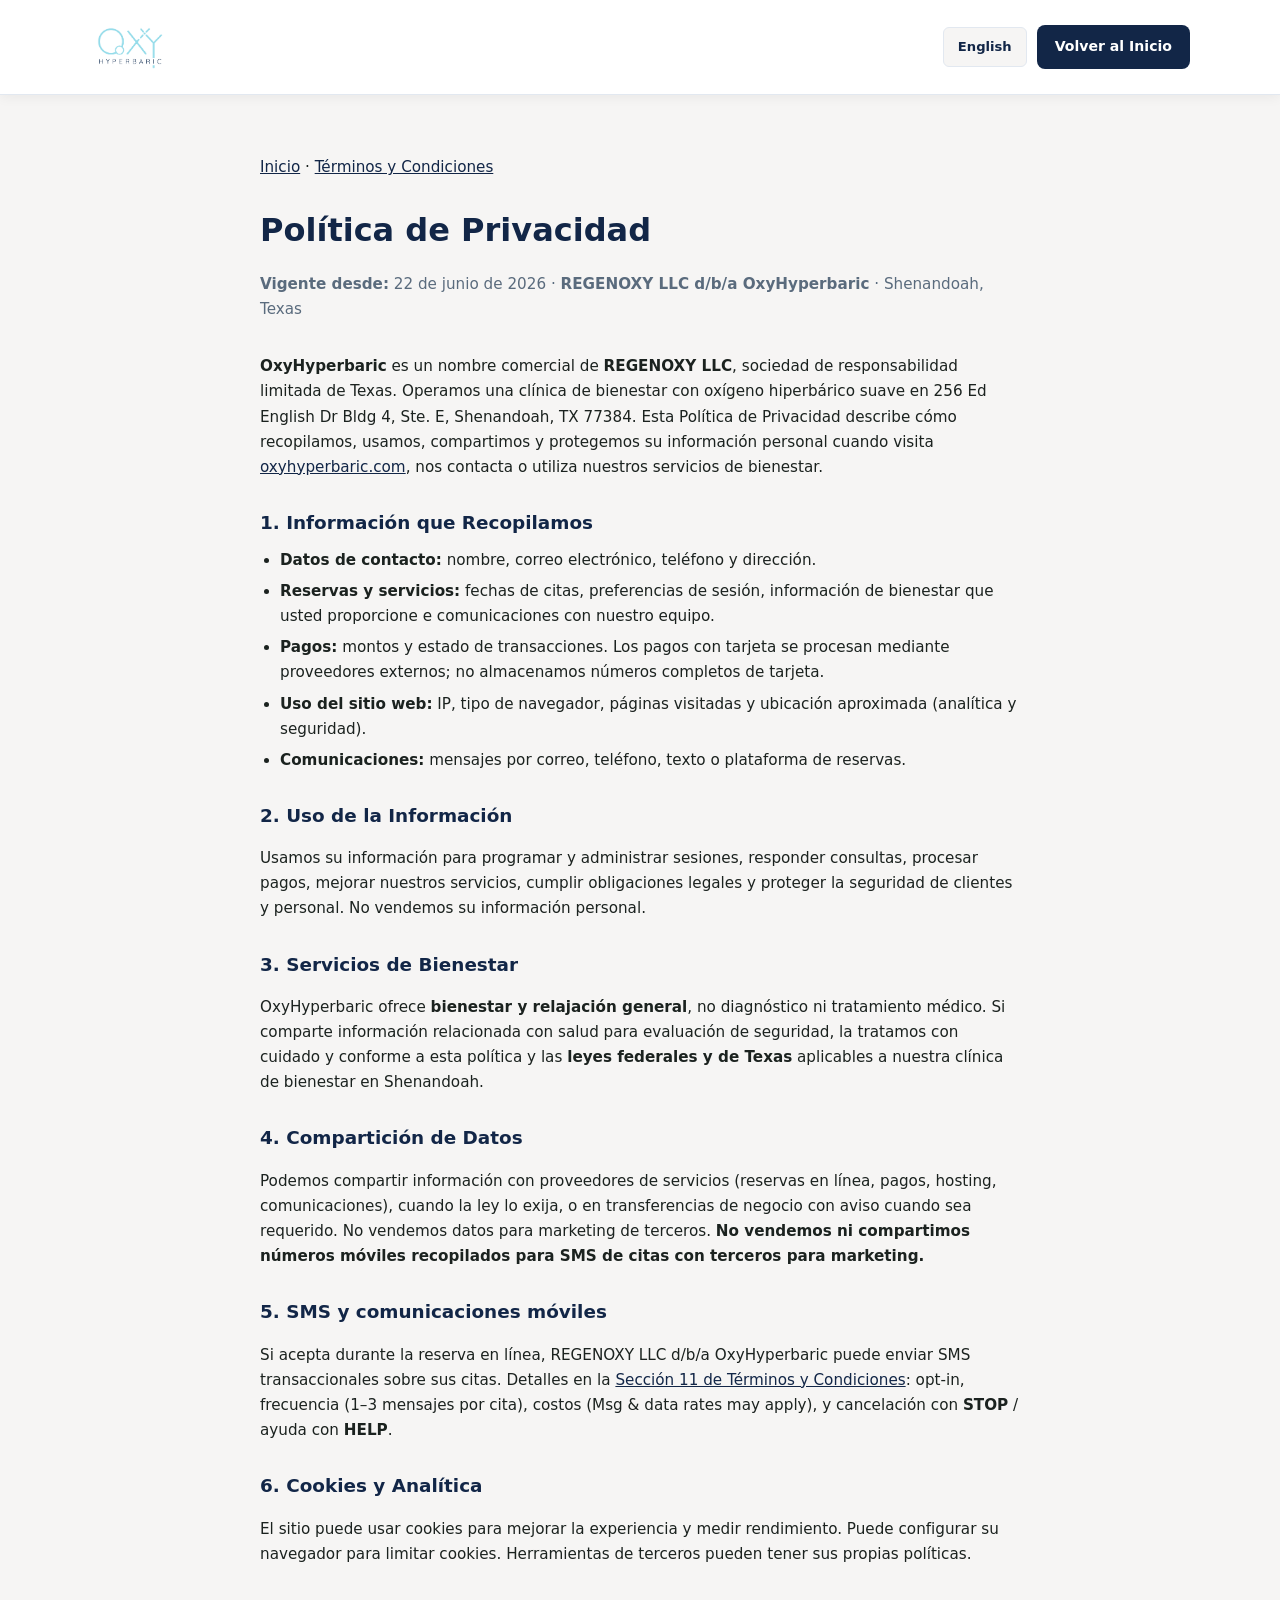
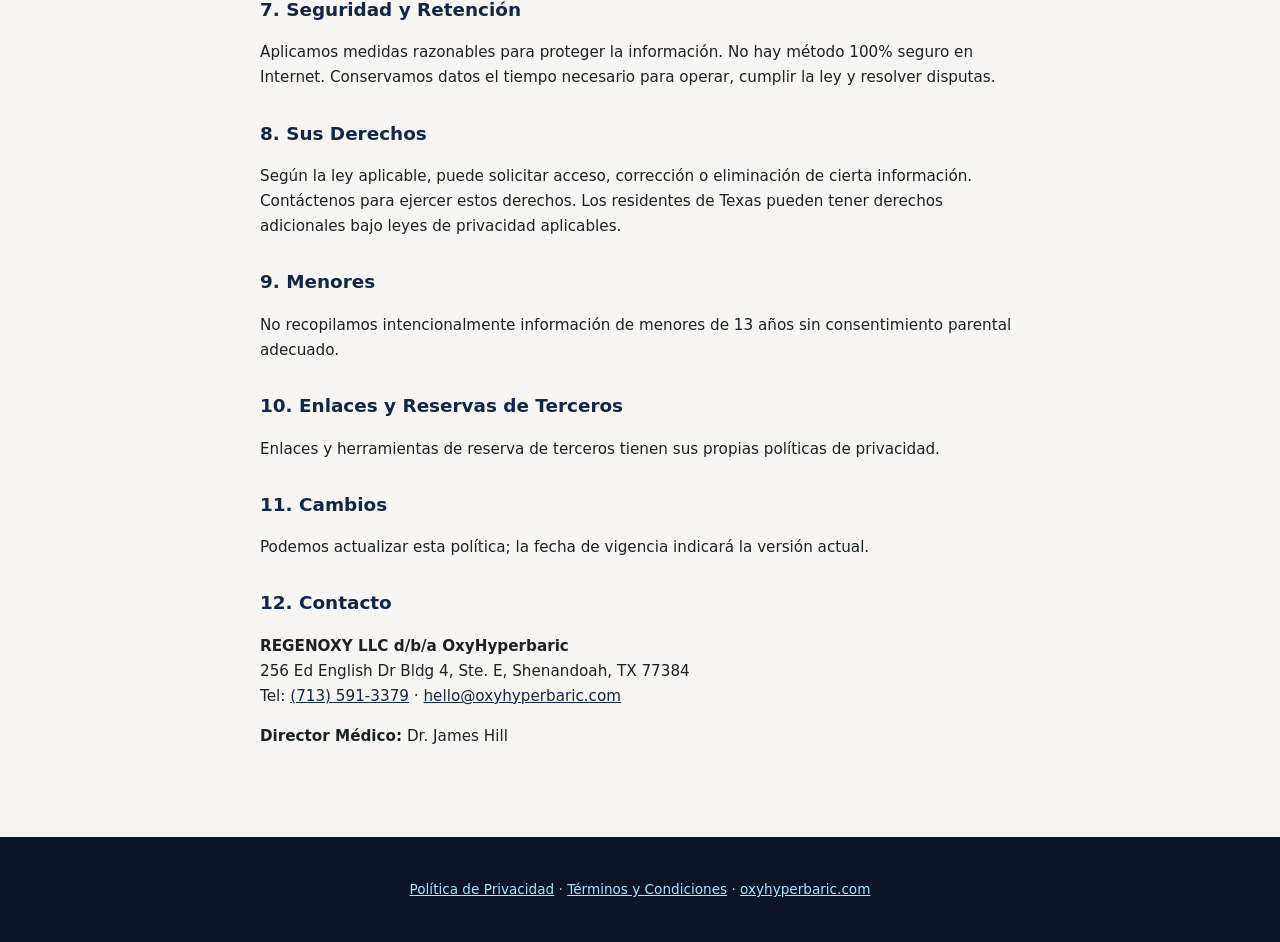
<file: es/politica-de-privacidad/index.html>
<!DOCTYPE html>
<html lang="es">
<head>
    <meta charset="UTF-8">
    <meta name="viewport" content="width=device-width, initial-scale=1.0">
    <title>Política de Privacidad | OxyHyperbaric — Shenandoah, TX</title>
    <meta name="description" content="Política de privacidad de OxyHyperbaric, clínica de bienestar hiperbárico suave en Shenandoah, Texas.">
    <meta name="robots" content="index, follow">
    <link rel="canonical" href="https://oxyhyperbaric.com/es/politica-de-privacidad">
    <link rel="alternate" hreflang="en" href="https://oxyhyperbaric.com/privacy-policy">
    <link rel="alternate" hreflang="es" href="https://oxyhyperbaric.com/es/politica-de-privacidad">
    <link rel="icon" type="image/png" href="/assets/images/logo.png">
    <style>
        :root { --navy: #122647; --navy-deep: #0a1628; --cyan: #5eb8d9; --cyan-light: #aee2ff; --cream: #f6f5f4; --forest: #1b221f; --white: #ffffff; --muted: #5a6b7d; --border: #e2e8f0; }
        *, *::before, *::after { box-sizing: border-box; }
        html, body { margin: 0; padding: 0; background: var(--cream); color: var(--forest); font-family: 'Segoe UI', system-ui, sans-serif; line-height: 1.65; }
        a { color: var(--navy); }
        a:hover { color: var(--cyan); }
        .site-header { position: fixed; top: 0; left: 0; right: 0; z-index: 1000; background: var(--white); border-bottom: 1px solid var(--border); box-shadow: 0 2px 12px rgba(0,0,0,0.06); }
        .nav-wrap { display: flex; align-items: center; justify-content: space-between; gap: 12px; padding: 8px 20px; max-width: 1140px; margin: 0 auto; }
        .logo-link img { height: 78px; width: auto; display: block; }
        .btn { display: inline-flex; align-items: center; padding: 10px 18px; border-radius: 8px; font-weight: 700; font-size: 0.88rem; text-decoration: none; }
        .btn-primary { background: var(--navy); color: var(--white); }
        .btn-lang { padding: 8px 14px; font-size: 0.82rem; background: var(--cream); color: var(--navy); border: 1px solid var(--border); border-radius: 6px; font-weight: 700; text-decoration: none; }
        body { padding-top: 100px; }
        .legal-wrap { max-width: 800px; margin: 0 auto; padding: 40px 20px 72px; }
        .legal-wrap h1 { color: var(--navy); font-size: clamp(1.6rem, 3vw, 2rem); margin: 0 0 8px; }
        .legal-meta { color: var(--muted); font-size: 0.9rem; margin-bottom: 32px; }
        .legal-wrap h2 { color: var(--navy); font-size: 1.15rem; margin: 28px 0 10px; }
        .legal-wrap p, .legal-wrap li { font-size: 0.95rem; }
        .legal-wrap ul { padding-left: 1.25rem; margin: 0 0 14px; }
        .legal-wrap li { margin-bottom: 6px; }
        .legal-nav { margin-bottom: 24px; font-size: 0.9rem; }
        footer { background: var(--navy-deep); color: #c8d6e5; padding: 28px 20px; font-size: 0.85rem; text-align: center; }
        footer a { color: var(--cyan-light); }
    </style>
    <!-- Meta Pixel -->
    <script src="/assets/js/meta-pixel.js"></script>
    <noscript><img height="1" width="1" style="display:none" src="https://www.facebook.com/tr?id=1934798400510737&ev=PageView&noscript=1" alt="" /></noscript>
</head>
<body>
    <header class="site-header">
        <div class="nav-wrap">
            <a href="/es/" class="logo-link"><img src="/assets/images/logo-light.jpg" alt="OxyHyperbaric" width="200" height="78"></a>
            <div style="display:flex;gap:10px;align-items:center;">
                <a href="/privacy-policy" class="btn-lang" hreflang="en" lang="en">English</a>
                <a href="/es/" class="btn btn-primary">Volver al Inicio</a>
            </div>
        </div>
    </header>

    <main class="legal-wrap">
        <p class="legal-nav"><a href="/es/">Inicio</a> · <a href="/es/terminos-y-condiciones">Términos y Condiciones</a></p>
        <h1>Política de Privacidad</h1>
        <p class="legal-meta"><strong>Vigente desde:</strong> 22 de junio de 2026 · <strong>REGENOXY LLC d/b/a OxyHyperbaric</strong> · Shenandoah, Texas</p>

        <p><strong>OxyHyperbaric</strong> es un nombre comercial de <strong>REGENOXY LLC</strong>, sociedad de responsabilidad limitada de Texas. Operamos una clínica de bienestar con oxígeno hiperbárico suave en 256 Ed English Dr Bldg 4, Ste. E, Shenandoah, TX 77384. Esta Política de Privacidad describe cómo recopilamos, usamos, compartimos y protegemos su información personal cuando visita <a href="https://oxyhyperbaric.com/es/">oxyhyperbaric.com</a>, nos contacta o utiliza nuestros servicios de bienestar.</p>

        <h2>1. Información que Recopilamos</h2>
        <ul>
            <li><strong>Datos de contacto:</strong> nombre, correo electrónico, teléfono y dirección.</li>
            <li><strong>Reservas y servicios:</strong> fechas de citas, preferencias de sesión, información de bienestar que usted proporcione e comunicaciones con nuestro equipo.</li>
            <li><strong>Pagos:</strong> montos y estado de transacciones. Los pagos con tarjeta se procesan mediante proveedores externos; no almacenamos números completos de tarjeta.</li>
            <li><strong>Uso del sitio web:</strong> IP, tipo de navegador, páginas visitadas y ubicación aproximada (analítica y seguridad).</li>
            <li><strong>Comunicaciones:</strong> mensajes por correo, teléfono, texto o plataforma de reservas.</li>
        </ul>

        <h2>2. Uso de la Información</h2>
        <p>Usamos su información para programar y administrar sesiones, responder consultas, procesar pagos, mejorar nuestros servicios, cumplir obligaciones legales y proteger la seguridad de clientes y personal. No vendemos su información personal.</p>

        <h2>3. Servicios de Bienestar</h2>
        <p>OxyHyperbaric ofrece <strong>bienestar y relajación general</strong>, no diagnóstico ni tratamiento médico. Si comparte información relacionada con salud para evaluación de seguridad, la tratamos con cuidado y conforme a esta política y las <strong>leyes federales y de Texas</strong> aplicables a nuestra clínica de bienestar en Shenandoah.</p>

        <h2>4. Compartición de Datos</h2>
        <p>Podemos compartir información con proveedores de servicios (reservas en línea, pagos, hosting, comunicaciones), cuando la ley lo exija, o en transferencias de negocio con aviso cuando sea requerido. No vendemos datos para marketing de terceros. <strong>No vendemos ni compartimos números móviles recopilados para SMS de citas con terceros para marketing.</strong></p>

        <h2>5. SMS y comunicaciones móviles</h2>
        <p>Si acepta durante la reserva en línea, REGENOXY LLC d/b/a OxyHyperbaric puede enviar SMS transaccionales sobre sus citas. Detalles en la <a href="/es/terminos-y-condiciones#sms-messaging">Sección 11 de Términos y Condiciones</a>: opt-in, frecuencia (1–3 mensajes por cita), costos (Msg &amp; data rates may apply), y cancelación con <strong>STOP</strong> / ayuda con <strong>HELP</strong>.</p>

        <h2>6. Cookies y Analítica</h2>
        <p>El sitio puede usar cookies para mejorar la experiencia y medir rendimiento. Puede configurar su navegador para limitar cookies. Herramientas de terceros pueden tener sus propias políticas.</p>

        <h2>7. Seguridad y Retención</h2>
        <p>Aplicamos medidas razonables para proteger la información. No hay método 100% seguro en Internet. Conservamos datos el tiempo necesario para operar, cumplir la ley y resolver disputas.</p>

        <h2>8. Sus Derechos</h2>
        <p>Según la ley aplicable, puede solicitar acceso, corrección o eliminación de cierta información. Contáctenos para ejercer estos derechos. Los residentes de Texas pueden tener derechos adicionales bajo leyes de privacidad aplicables.</p>

        <h2>9. Menores</h2>
        <p>No recopilamos intencionalmente información de menores de 13 años sin consentimiento parental adecuado.</p>

        <h2>10. Enlaces y Reservas de Terceros</h2>
        <p>Enlaces y herramientas de reserva de terceros tienen sus propias políticas de privacidad.</p>

        <h2>11. Cambios</h2>
        <p>Podemos actualizar esta política; la fecha de vigencia indicará la versión actual.</p>

        <h2>12. Contacto</h2>
        <p>
            <strong>REGENOXY LLC d/b/a OxyHyperbaric</strong><br>
            256 Ed English Dr Bldg 4, Ste. E, Shenandoah, TX 77384<br>
            Tel: <a href="tel:7135913379">(713) 591-3379</a> · <a href="mailto:hello@oxyhyperbaric.com">hello@oxyhyperbaric.com</a>
        </p>
        <p><strong>Director Médico:</strong> Dr. James Hill</p>
    </main>

    <footer>
        <p><a href="/es/politica-de-privacidad">Política de Privacidad</a> · <a href="/es/terminos-y-condiciones">Términos y Condiciones</a> · <a href="/es/">oxyhyperbaric.com</a></p>
    </footer>
</body>
</html>
</file>
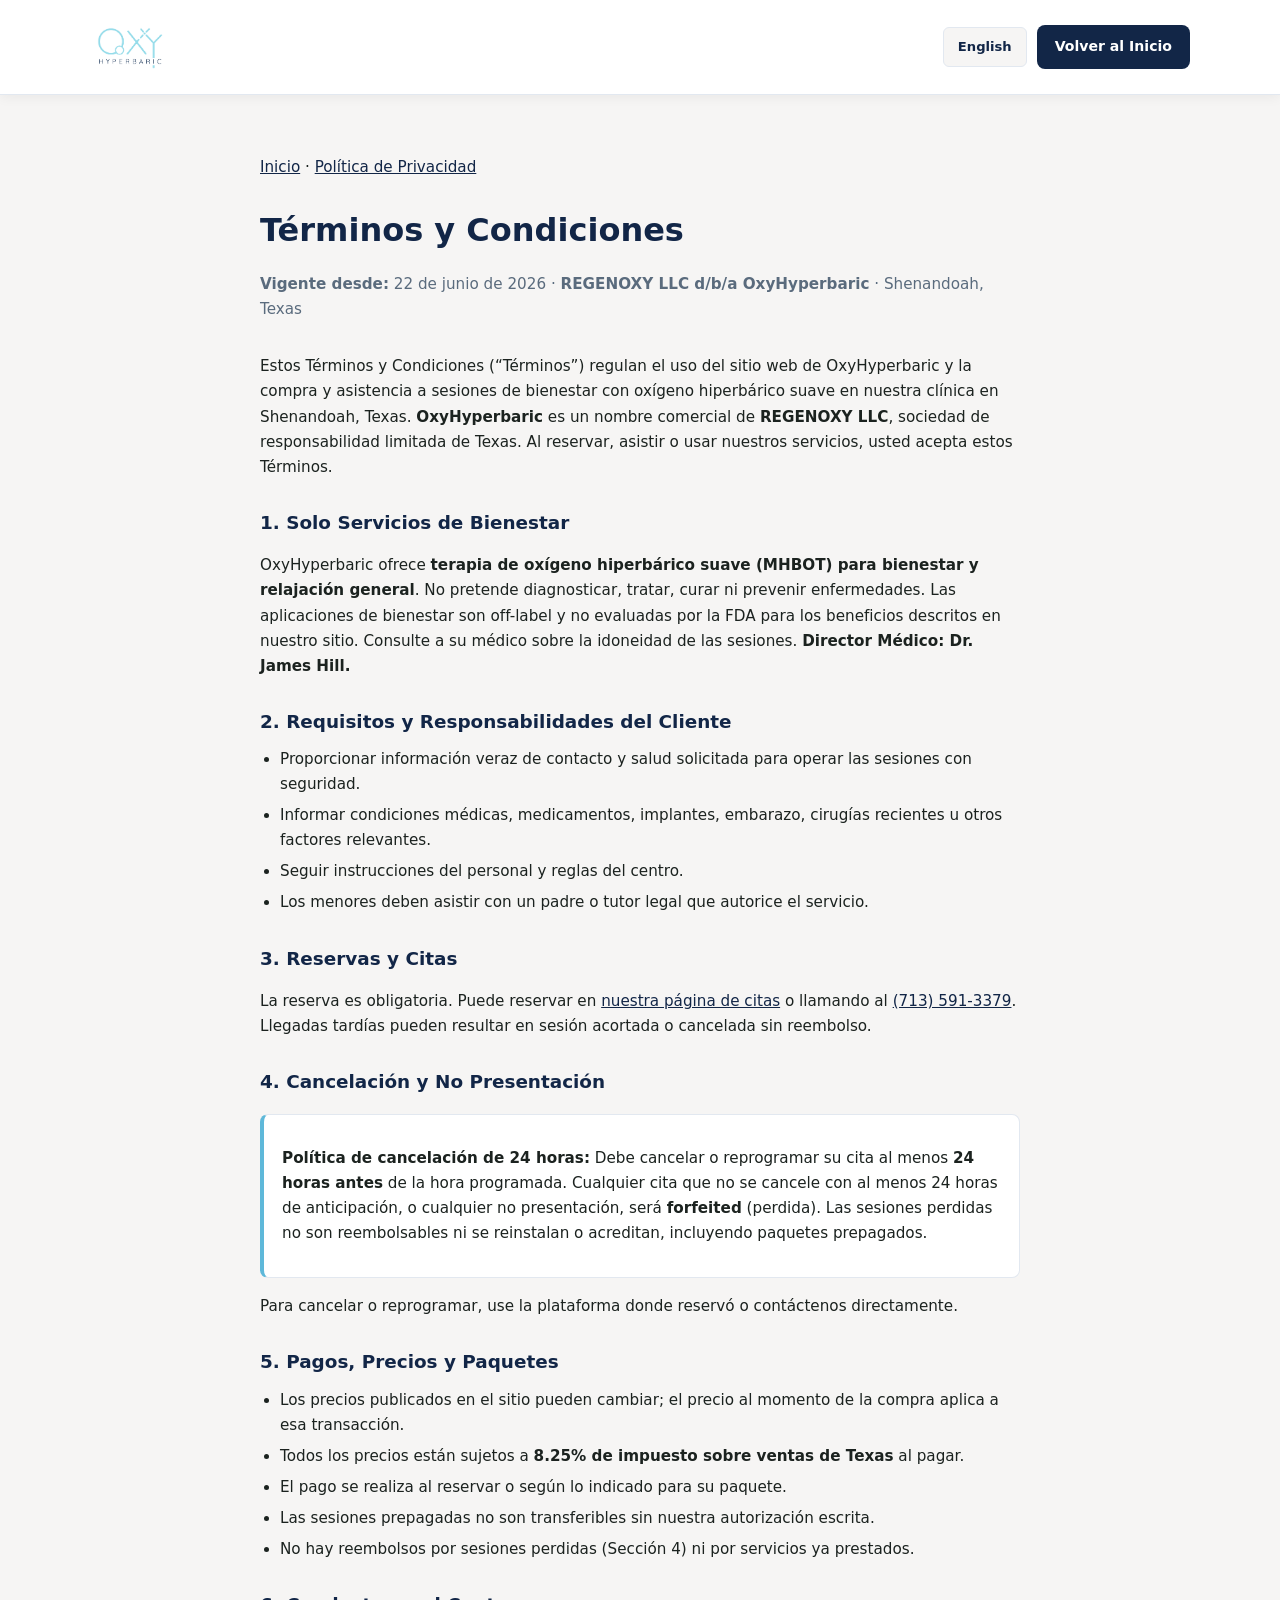
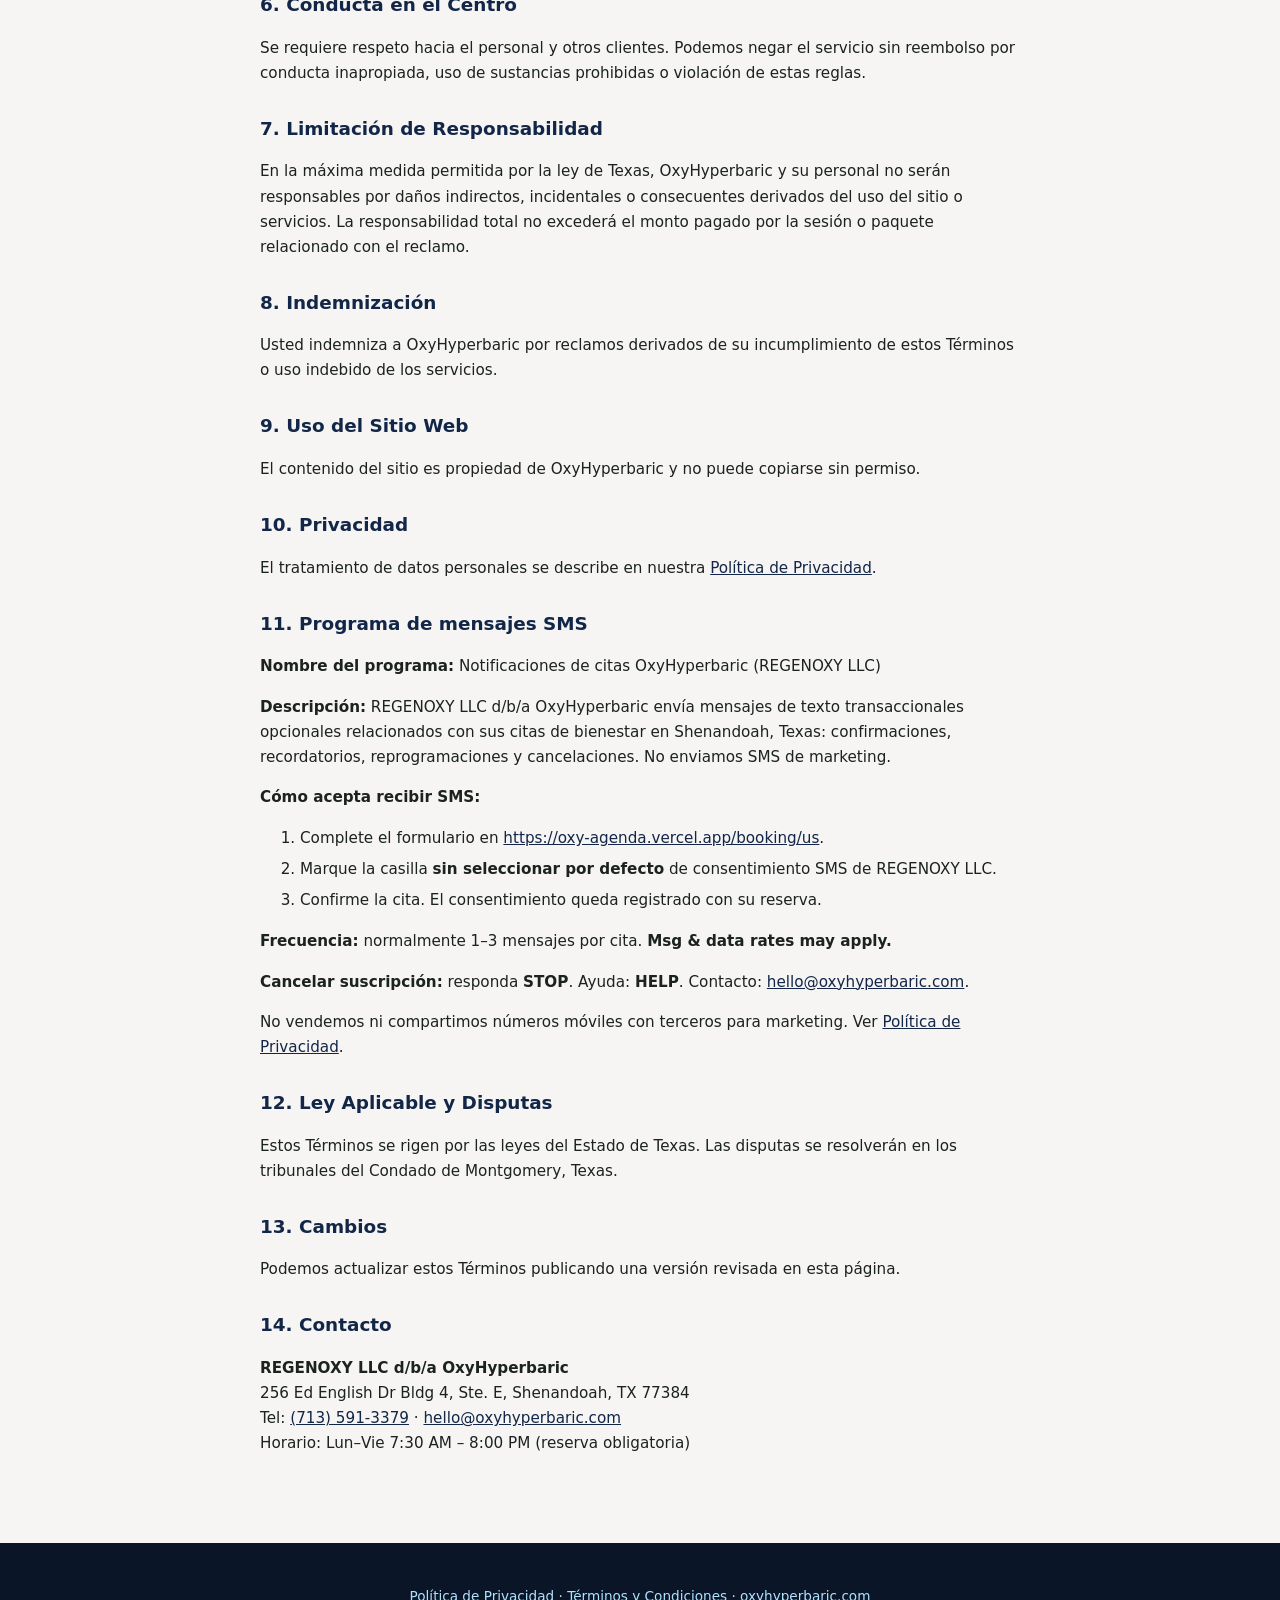
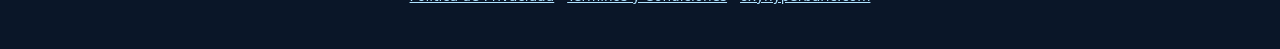
<file: es/terminos-y-condiciones/index.html>
<!DOCTYPE html>
<html lang="es">
<head>
    <meta charset="UTF-8">
    <meta name="viewport" content="width=device-width, initial-scale=1.0">
    <title>Términos y Condiciones | OxyHyperbaric — Shenandoah, TX</title>
    <meta name="description" content="Términos y condiciones de OxyHyperbaric. Política de cancelación 24 horas, pagos y servicios de bienestar hiperbárico en Shenandoah, Texas.">
    <meta name="robots" content="index, follow">
    <link rel="canonical" href="https://oxyhyperbaric.com/es/terminos-y-condiciones">
    <link rel="alternate" hreflang="en" href="https://oxyhyperbaric.com/terms-and-conditions">
    <link rel="alternate" hreflang="es" href="https://oxyhyperbaric.com/es/terminos-y-condiciones">
    <link rel="icon" type="image/png" href="/assets/images/logo.png">
    <style>
        :root { --navy: #122647; --navy-deep: #0a1628; --cyan: #5eb8d9; --cyan-light: #aee2ff; --cream: #f6f5f4; --forest: #1b221f; --white: #ffffff; --muted: #5a6b7d; --border: #e2e8f0; }
        *, *::before, *::after { box-sizing: border-box; }
        html, body { margin: 0; padding: 0; background: var(--cream); color: var(--forest); font-family: 'Segoe UI', system-ui, sans-serif; line-height: 1.65; }
        a { color: var(--navy); }
        a:hover { color: var(--cyan); }
        .site-header { position: fixed; top: 0; left: 0; right: 0; z-index: 1000; background: var(--white); border-bottom: 1px solid var(--border); box-shadow: 0 2px 12px rgba(0,0,0,0.06); }
        .nav-wrap { display: flex; align-items: center; justify-content: space-between; gap: 12px; padding: 8px 20px; max-width: 1140px; margin: 0 auto; }
        .logo-link img { height: 78px; width: auto; display: block; }
        .btn { display: inline-flex; align-items: center; padding: 10px 18px; border-radius: 8px; font-weight: 700; font-size: 0.88rem; text-decoration: none; }
        .btn-primary { background: var(--navy); color: var(--white); }
        .btn-lang { padding: 8px 14px; font-size: 0.82rem; background: var(--cream); color: var(--navy); border: 1px solid var(--border); border-radius: 6px; font-weight: 700; text-decoration: none; }
        body { padding-top: 100px; }
        .legal-wrap { max-width: 800px; margin: 0 auto; padding: 40px 20px 72px; }
        .legal-wrap h1 { color: var(--navy); font-size: clamp(1.6rem, 3vw, 2rem); margin: 0 0 8px; }
        .legal-meta { color: var(--muted); font-size: 0.9rem; margin-bottom: 32px; }
        .legal-wrap h2 { color: var(--navy); font-size: 1.15rem; margin: 28px 0 10px; }
        .legal-wrap p, .legal-wrap li { font-size: 0.95rem; }
        .legal-wrap ul { padding-left: 1.25rem; margin: 0 0 14px; }
        .legal-wrap li { margin-bottom: 6px; }
        .legal-highlight { background: var(--white); border: 1px solid var(--border); border-left: 4px solid var(--cyan); padding: 16px 18px; border-radius: 8px; margin: 16px 0; }
        .legal-nav { margin-bottom: 24px; font-size: 0.9rem; }
        footer { background: var(--navy-deep); color: #c8d6e5; padding: 28px 20px; font-size: 0.85rem; text-align: center; }
        footer a { color: var(--cyan-light); }
    </style>
    <!-- Meta Pixel -->
    <script src="/assets/js/meta-pixel.js"></script>
    <noscript><img height="1" width="1" style="display:none" src="https://www.facebook.com/tr?id=1934798400510737&ev=PageView&noscript=1" alt="" /></noscript>
</head>
<body>
    <header class="site-header">
        <div class="nav-wrap">
            <a href="/es/" class="logo-link"><img src="/assets/images/logo-light.jpg" alt="OxyHyperbaric" width="200" height="78"></a>
            <div style="display:flex;gap:10px;align-items:center;">
                <a href="/terms-and-conditions" class="btn-lang" hreflang="en" lang="en">English</a>
                <a href="/es/" class="btn btn-primary">Volver al Inicio</a>
            </div>
        </div>
    </header>

    <main class="legal-wrap">
        <p class="legal-nav"><a href="/es/">Inicio</a> · <a href="/es/politica-de-privacidad">Política de Privacidad</a></p>
        <h1>Términos y Condiciones</h1>
        <p class="legal-meta"><strong>Vigente desde:</strong> 22 de junio de 2026 · <strong>REGENOXY LLC d/b/a OxyHyperbaric</strong> · Shenandoah, Texas</p>

        <p>Estos Términos y Condiciones (“Términos”) regulan el uso del sitio web de OxyHyperbaric y la compra y asistencia a sesiones de bienestar con oxígeno hiperbárico suave en nuestra clínica en Shenandoah, Texas. <strong>OxyHyperbaric</strong> es un nombre comercial de <strong>REGENOXY LLC</strong>, sociedad de responsabilidad limitada de Texas. Al reservar, asistir o usar nuestros servicios, usted acepta estos Términos.</p>

        <h2>1. Solo Servicios de Bienestar</h2>
        <p>OxyHyperbaric ofrece <strong>terapia de oxígeno hiperbárico suave (MHBOT) para bienestar y relajación general</strong>. No pretende diagnosticar, tratar, curar ni prevenir enfermedades. Las aplicaciones de bienestar son off-label y no evaluadas por la FDA para los beneficios descritos en nuestro sitio. Consulte a su médico sobre la idoneidad de las sesiones. <strong>Director Médico: Dr. James Hill.</strong></p>

        <h2>2. Requisitos y Responsabilidades del Cliente</h2>
        <ul>
            <li>Proporcionar información veraz de contacto y salud solicitada para operar las sesiones con seguridad.</li>
            <li>Informar condiciones médicas, medicamentos, implantes, embarazo, cirugías recientes u otros factores relevantes.</li>
            <li>Seguir instrucciones del personal y reglas del centro.</li>
            <li>Los menores deben asistir con un padre o tutor legal que autorice el servicio.</li>
        </ul>

        <h2>3. Reservas y Citas</h2>
        <p>La reserva es obligatoria. Puede reservar en <a href="https://oxy-agenda.vercel.app/booking/us">nuestra página de citas</a> o llamando al <a href="tel:7135913379">(713) 591-3379</a>. Llegadas tardías pueden resultar en sesión acortada o cancelada sin reembolso.</p>

        <h2>4. Cancelación y No Presentación</h2>
        <div class="legal-highlight">
            <p><strong>Política de cancelación de 24 horas:</strong> Debe cancelar o reprogramar su cita al menos <strong>24 horas antes</strong> de la hora programada. Cualquier cita que no se cancele con al menos 24 horas de anticipación, o cualquier no presentación, será <strong>forfeited</strong> (perdida). Las sesiones perdidas no son reembolsables ni se reinstalan o acreditan, incluyendo paquetes prepagados.</p>
        </div>
        <p>Para cancelar o reprogramar, use la plataforma donde reservó o contáctenos directamente.</p>

        <h2>5. Pagos, Precios y Paquetes</h2>
        <ul>
            <li>Los precios publicados en el sitio pueden cambiar; el precio al momento de la compra aplica a esa transacción.</li>
            <li>Todos los precios están sujetos a <strong>8.25% de impuesto sobre ventas de Texas</strong> al pagar.</li>
            <li>El pago se realiza al reservar o según lo indicado para su paquete.</li>
            <li>Las sesiones prepagadas no son transferibles sin nuestra autorización escrita.</li>
            <li>No hay reembolsos por sesiones perdidas (Sección 4) ni por servicios ya prestados.</li>
        </ul>

        <h2>6. Conducta en el Centro</h2>
        <p>Se requiere respeto hacia el personal y otros clientes. Podemos negar el servicio sin reembolso por conducta inapropiada, uso de sustancias prohibidas o violación de estas reglas.</p>

        <h2>7. Limitación de Responsabilidad</h2>
        <p>En la máxima medida permitida por la ley de Texas, OxyHyperbaric y su personal no serán responsables por daños indirectos, incidentales o consecuentes derivados del uso del sitio o servicios. La responsabilidad total no excederá el monto pagado por la sesión o paquete relacionado con el reclamo.</p>

        <h2>8. Indemnización</h2>
        <p>Usted indemniza a OxyHyperbaric por reclamos derivados de su incumplimiento de estos Términos o uso indebido de los servicios.</p>

        <h2>9. Uso del Sitio Web</h2>
        <p>El contenido del sitio es propiedad de OxyHyperbaric y no puede copiarse sin permiso.</p>

        <h2>10. Privacidad</h2>
        <p>El tratamiento de datos personales se describe en nuestra <a href="/es/politica-de-privacidad">Política de Privacidad</a>.</p>

        <h2 id="sms-messaging">11. Programa de mensajes SMS</h2>
        <p><strong>Nombre del programa:</strong> Notificaciones de citas OxyHyperbaric (REGENOXY LLC)</p>
        <p><strong>Descripción:</strong> REGENOXY LLC d/b/a OxyHyperbaric envía mensajes de texto transaccionales opcionales relacionados con sus citas de bienestar en Shenandoah, Texas: confirmaciones, recordatorios, reprogramaciones y cancelaciones. No enviamos SMS de marketing.</p>
        <p><strong>Cómo acepta recibir SMS:</strong></p>
        <ol>
            <li>Complete el formulario en <a href="https://oxy-agenda.vercel.app/booking/us">https://oxy-agenda.vercel.app/booking/us</a>.</li>
            <li>Marque la casilla <strong>sin seleccionar por defecto</strong> de consentimiento SMS de REGENOXY LLC.</li>
            <li>Confirme la cita. El consentimiento queda registrado con su reserva.</li>
        </ol>
        <p><strong>Frecuencia:</strong> normalmente 1–3 mensajes por cita. <strong>Msg &amp; data rates may apply.</strong></p>
        <p><strong>Cancelar suscripción:</strong> responda <strong>STOP</strong>. Ayuda: <strong>HELP</strong>. Contacto: <a href="mailto:hello@oxyhyperbaric.com">hello@oxyhyperbaric.com</a>.</p>
        <p>No vendemos ni compartimos números móviles con terceros para marketing. Ver <a href="/es/politica-de-privacidad">Política de Privacidad</a>.</p>

        <h2>12. Ley Aplicable y Disputas</h2>
        <p>Estos Términos se rigen por las leyes del Estado de Texas. Las disputas se resolverán en los tribunales del Condado de Montgomery, Texas.</p>

        <h2>13. Cambios</h2>
        <p>Podemos actualizar estos Términos publicando una versión revisada en esta página.</p>

        <h2>14. Contacto</h2>
        <p>
            <strong>REGENOXY LLC d/b/a OxyHyperbaric</strong><br>
            256 Ed English Dr Bldg 4, Ste. E, Shenandoah, TX 77384<br>
            Tel: <a href="tel:7135913379">(713) 591-3379</a> · <a href="mailto:hello@oxyhyperbaric.com">hello@oxyhyperbaric.com</a><br>
            Horario: Lun–Vie 7:30 AM – 8:00 PM (reserva obligatoria)
        </p>
    </main>

    <footer>
        <p><a href="/es/politica-de-privacidad">Política de Privacidad</a> · <a href="/es/terminos-y-condiciones">Términos y Condiciones</a> · <a href="/es/">oxyhyperbaric.com</a></p>
    </footer>
</body>
</html>
</file>
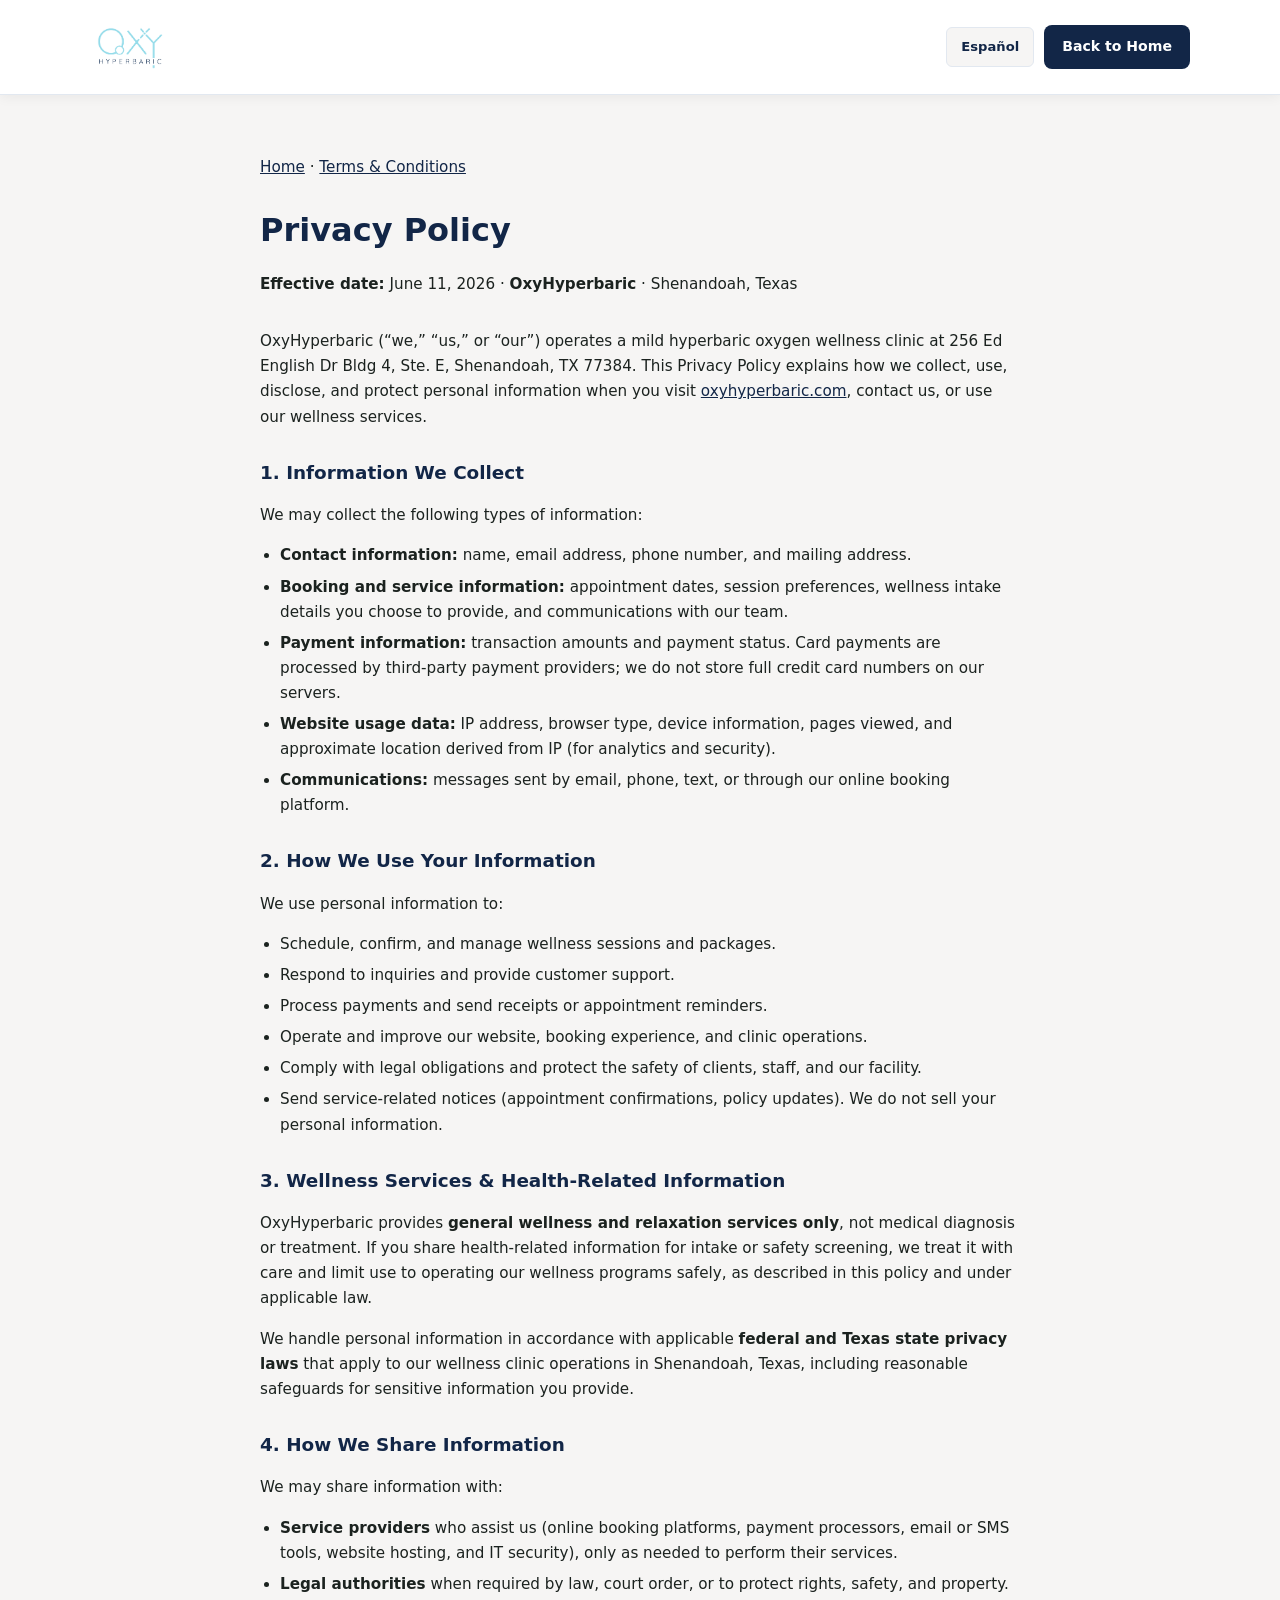
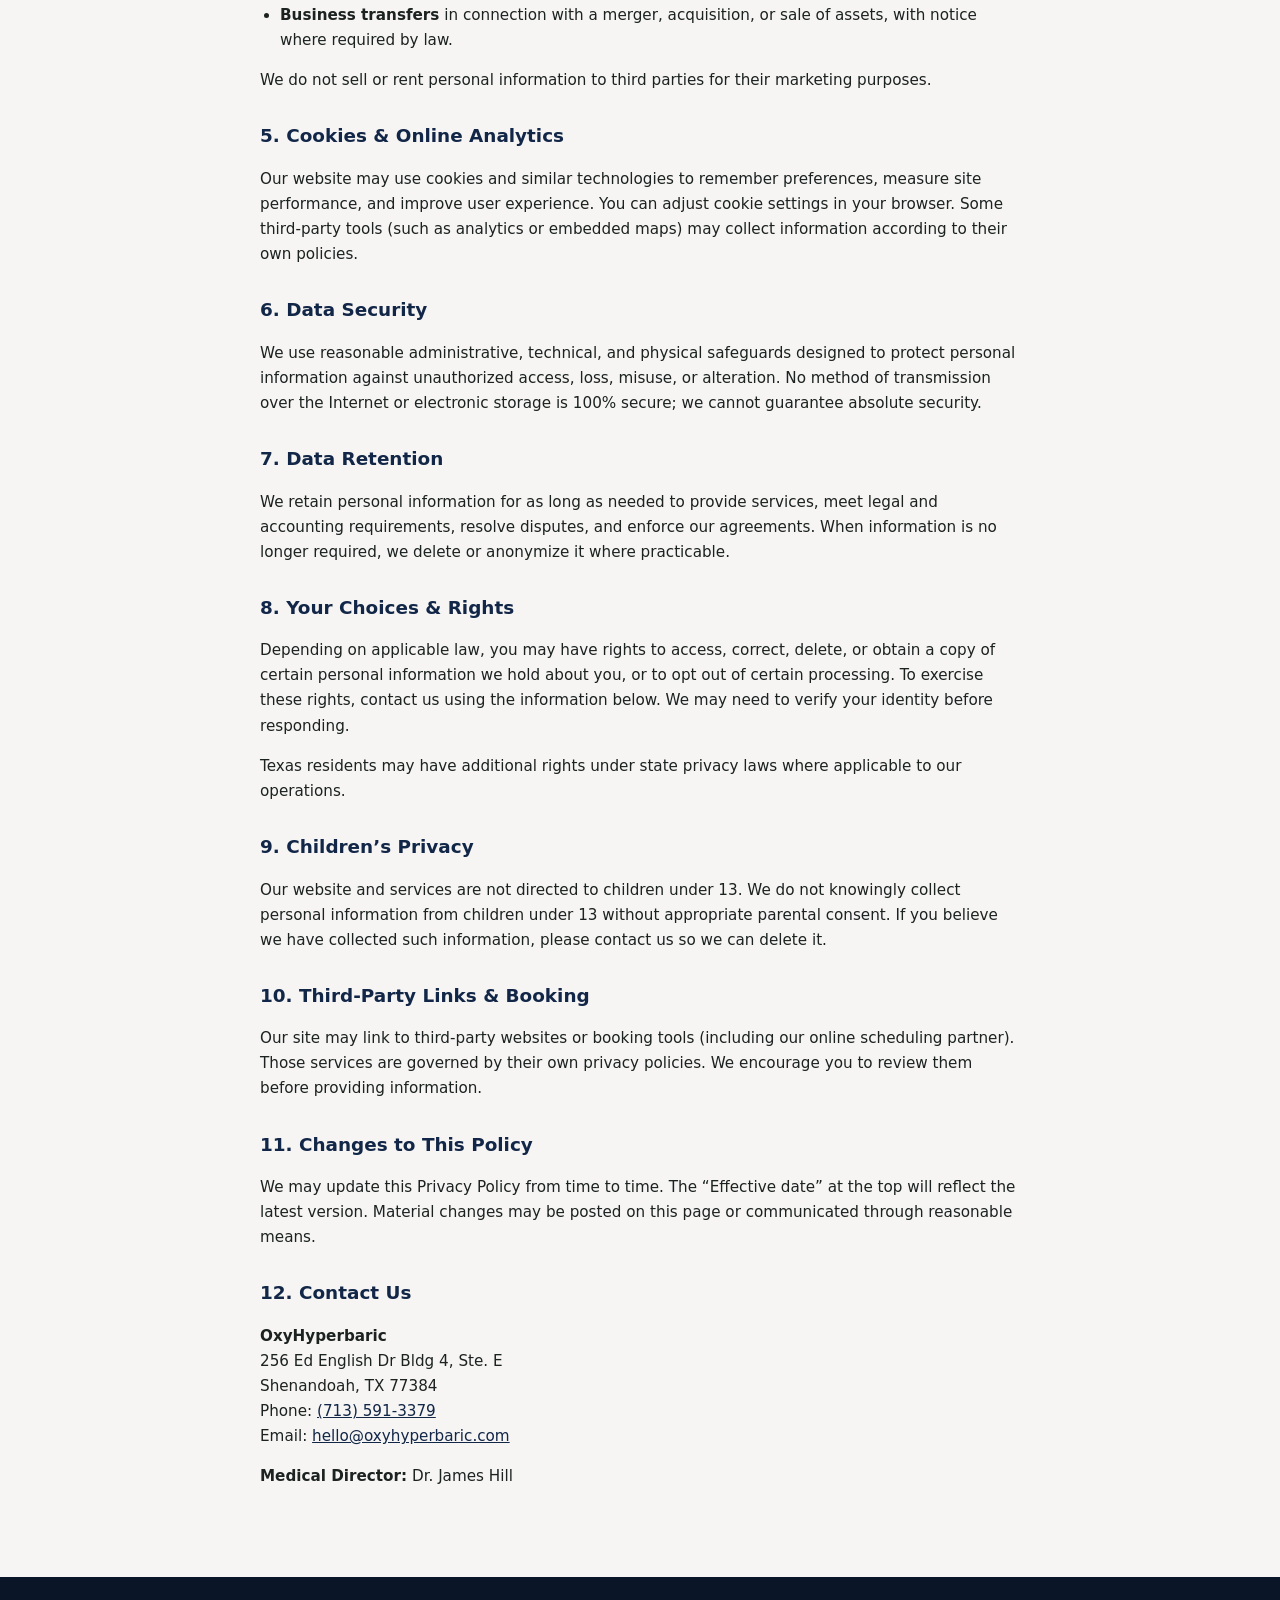
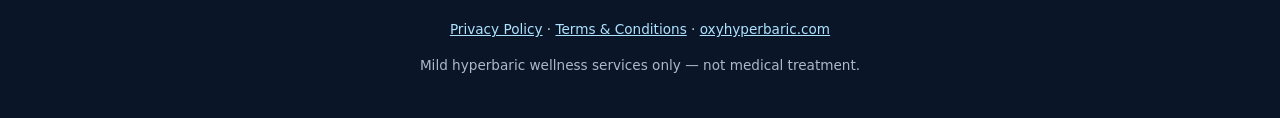
<file: privacy-policy.html>
<!DOCTYPE html>
<html lang="en">
<head>
    <meta charset="UTF-8">
    <meta name="viewport" content="width=device-width, initial-scale=1.0">
    <title>Privacy Policy | OxyHyperbaric — Shenandoah, TX</title>
    <meta name="description" content="Privacy Policy for OxyHyperbaric mild hyperbaric wellness clinic in Shenandoah, Texas. How we collect, use, and protect your personal information.">
    <meta name="robots" content="index, follow">
    <link rel="canonical" href="https://oxyhyperbaric.com/privacy-policy">
    <link rel="alternate" hreflang="en" href="https://oxyhyperbaric.com/privacy-policy">
    <link rel="alternate" hreflang="es" href="https://oxyhyperbaric.com/es/politica-de-privacidad">
    <link rel="icon" type="image/png" href="/assets/images/logo.png">
    <style>
        :root {
            --navy: #122647;
            --navy-deep: #0a1628;
            --cyan: #5eb8d9;
            --cyan-light: #aee2ff;
            --cream: #f6f5f4;
            --forest: #1b221f;
            --white: #ffffff;
            --muted: #5a6b7d;
            --border: #e2e8f0;
        }
        *, *::before, *::after { box-sizing: border-box; }
        html, body { margin: 0; padding: 0; background: var(--cream); color: var(--forest); font-family: 'Segoe UI', system-ui, -apple-system, sans-serif; line-height: 1.65; }
        a { color: var(--navy); }
        a:hover { color: var(--cyan); }
        .site-header { position: fixed; top: 0; left: 0; right: 0; z-index: 1000; background: var(--white); border-bottom: 1px solid var(--border); box-shadow: 0 2px 12px rgba(0,0,0,0.06); }
        .nav-wrap { display: flex; align-items: center; justify-content: space-between; gap: 12px; padding: 8px 20px; max-width: 1140px; margin: 0 auto; }
        .logo-link img { height: 78px; width: auto; display: block; }
        .btn { display: inline-flex; align-items: center; padding: 10px 18px; border-radius: 8px; font-weight: 700; font-size: 0.88rem; text-decoration: none; }
        .btn-primary { background: var(--navy); color: var(--white); }
        .btn-lang { padding: 8px 14px; font-size: 0.82rem; background: var(--cream); color: var(--navy); border: 1px solid var(--border); border-radius: 6px; font-weight: 700; text-decoration: none; }
        body { padding-top: 100px; }
        .legal-wrap { max-width: 800px; margin: 0 auto; padding: 40px 20px 72px; }
        .legal-wrap h1 { color: var(--navy); font-size: clamp(1.6rem, 3vw, 2rem); margin: 0 0 8px; }
        .legal-meta { color: var(--muted); font-size: 0.9rem; margin-bottom: 32px; }
        .legal-wrap h2 { color: var(--navy); font-size: 1.15rem; margin: 28px 0 10px; }
        .legal-wrap p, .legal-wrap li { color: var(--forest); font-size: 0.95rem; }
        .legal-wrap ul { padding-left: 1.25rem; margin: 0 0 14px; }
        .legal-wrap li { margin-bottom: 6px; }
        .legal-nav { margin-bottom: 24px; font-size: 0.9rem; }
        footer { background: var(--navy-deep); color: #c8d6e5; padding: 28px 20px; font-size: 0.85rem; text-align: center; }
        footer a { color: var(--cyan-light); }
    </style>
</head>
<body>
    <header class="site-header">
        <div class="nav-wrap">
            <a href="/" class="logo-link" aria-label="OxyHyperbaric home">
                <img src="/assets/images/logo-light.jpg" alt="OxyHyperbaric" width="200" height="78">
            </a>
            <div style="display:flex;gap:10px;align-items:center;">
                <a href="/es/politica-de-privacidad" class="btn-lang" hreflang="es" lang="es">Español</a>
                <a href="/" class="btn btn-primary">Back to Home</a>
            </div>
        </div>
    </header>

    <main class="legal-wrap">
        <p class="legal-nav"><a href="/">Home</a> · <a href="/terms-and-conditions">Terms &amp; Conditions</a></p>
        <h1>Privacy Policy</h1>
        <p class="legal-meta"><strong>Effective date:</strong> June 11, 2026 · <strong>OxyHyperbaric</strong> · Shenandoah, Texas</p>

        <p>OxyHyperbaric (“we,” “us,” or “our”) operates a mild hyperbaric oxygen wellness clinic at 256 Ed English Dr Bldg 4, Ste. E, Shenandoah, TX 77384. This Privacy Policy explains how we collect, use, disclose, and protect personal information when you visit <a href="https://oxyhyperbaric.com/">oxyhyperbaric.com</a>, contact us, or use our wellness services.</p>

        <h2>1. Information We Collect</h2>
        <p>We may collect the following types of information:</p>
        <ul>
            <li><strong>Contact information:</strong> name, email address, phone number, and mailing address.</li>
            <li><strong>Booking and service information:</strong> appointment dates, session preferences, wellness intake details you choose to provide, and communications with our team.</li>
            <li><strong>Payment information:</strong> transaction amounts and payment status. Card payments are processed by third-party payment providers; we do not store full credit card numbers on our servers.</li>
            <li><strong>Website usage data:</strong> IP address, browser type, device information, pages viewed, and approximate location derived from IP (for analytics and security).</li>
            <li><strong>Communications:</strong> messages sent by email, phone, text, or through our online booking platform.</li>
        </ul>

        <h2>2. How We Use Your Information</h2>
        <p>We use personal information to:</p>
        <ul>
            <li>Schedule, confirm, and manage wellness sessions and packages.</li>
            <li>Respond to inquiries and provide customer support.</li>
            <li>Process payments and send receipts or appointment reminders.</li>
            <li>Operate and improve our website, booking experience, and clinic operations.</li>
            <li>Comply with legal obligations and protect the safety of clients, staff, and our facility.</li>
            <li>Send service-related notices (appointment confirmations, policy updates). We do not sell your personal information.</li>
        </ul>

        <h2>3. Wellness Services &amp; Health-Related Information</h2>
        <p>OxyHyperbaric provides <strong>general wellness and relaxation services only</strong>, not medical diagnosis or treatment. If you share health-related information for intake or safety screening, we treat it with care and limit use to operating our wellness programs safely, as described in this policy and under applicable law.</p>
        <p>We handle personal information in accordance with applicable <strong>federal and Texas state privacy laws</strong> that apply to our wellness clinic operations in Shenandoah, Texas, including reasonable safeguards for sensitive information you provide.</p>

        <h2>4. How We Share Information</h2>
        <p>We may share information with:</p>
        <ul>
            <li><strong>Service providers</strong> who assist us (online booking platforms, payment processors, email or SMS tools, website hosting, and IT security), only as needed to perform their services.</li>
            <li><strong>Legal authorities</strong> when required by law, court order, or to protect rights, safety, and property.</li>
            <li><strong>Business transfers</strong> in connection with a merger, acquisition, or sale of assets, with notice where required by law.</li>
        </ul>
        <p>We do not sell or rent personal information to third parties for their marketing purposes.</p>

        <h2>5. Cookies &amp; Online Analytics</h2>
        <p>Our website may use cookies and similar technologies to remember preferences, measure site performance, and improve user experience. You can adjust cookie settings in your browser. Some third-party tools (such as analytics or embedded maps) may collect information according to their own policies.</p>

        <h2>6. Data Security</h2>
        <p>We use reasonable administrative, technical, and physical safeguards designed to protect personal information against unauthorized access, loss, misuse, or alteration. No method of transmission over the Internet or electronic storage is 100% secure; we cannot guarantee absolute security.</p>

        <h2>7. Data Retention</h2>
        <p>We retain personal information for as long as needed to provide services, meet legal and accounting requirements, resolve disputes, and enforce our agreements. When information is no longer required, we delete or anonymize it where practicable.</p>

        <h2>8. Your Choices &amp; Rights</h2>
        <p>Depending on applicable law, you may have rights to access, correct, delete, or obtain a copy of certain personal information we hold about you, or to opt out of certain processing. To exercise these rights, contact us using the information below. We may need to verify your identity before responding.</p>
        <p>Texas residents may have additional rights under state privacy laws where applicable to our operations.</p>

        <h2>9. Children’s Privacy</h2>
        <p>Our website and services are not directed to children under 13. We do not knowingly collect personal information from children under 13 without appropriate parental consent. If you believe we have collected such information, please contact us so we can delete it.</p>

        <h2>10. Third-Party Links &amp; Booking</h2>
        <p>Our site may link to third-party websites or booking tools (including our online scheduling partner). Those services are governed by their own privacy policies. We encourage you to review them before providing information.</p>

        <h2>11. Changes to This Policy</h2>
        <p>We may update this Privacy Policy from time to time. The “Effective date” at the top will reflect the latest version. Material changes may be posted on this page or communicated through reasonable means.</p>

        <h2>12. Contact Us</h2>
        <p>
            <strong>OxyHyperbaric</strong><br>
            256 Ed English Dr Bldg 4, Ste. E<br>
            Shenandoah, TX 77384<br>
            Phone: <a href="tel:7135913379">(713) 591-3379</a><br>
            Email: <a href="mailto:hello@oxyhyperbaric.com">hello@oxyhyperbaric.com</a>
        </p>
        <p><strong>Medical Director:</strong> Dr. James Hill</p>
    </main>

    <footer>
        <p><a href="/privacy-policy">Privacy Policy</a> · <a href="/terms-and-conditions">Terms &amp; Conditions</a> · <a href="/">oxyhyperbaric.com</a></p>
        <p style="margin-top:8px;opacity:0.85;">Mild hyperbaric wellness services only — not medical treatment.</p>
    </footer>
</body>
</html>
</file>
